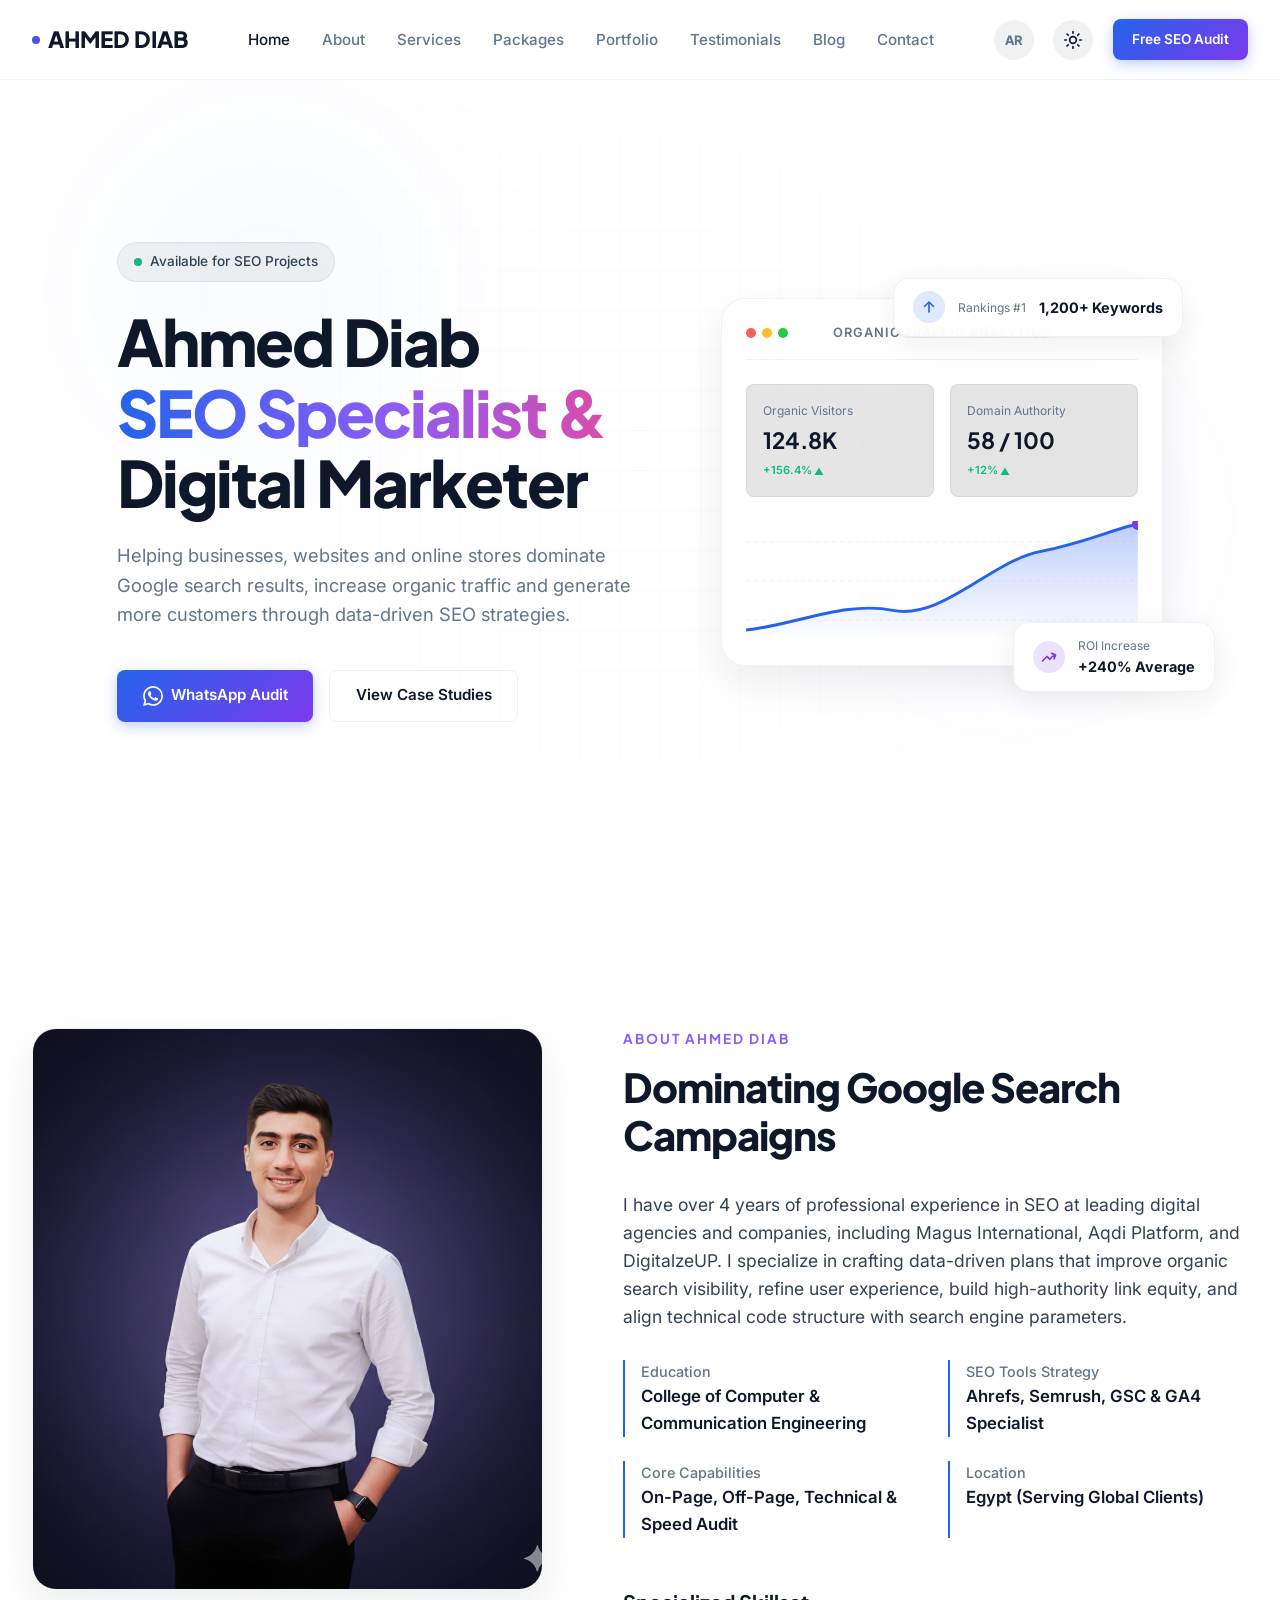
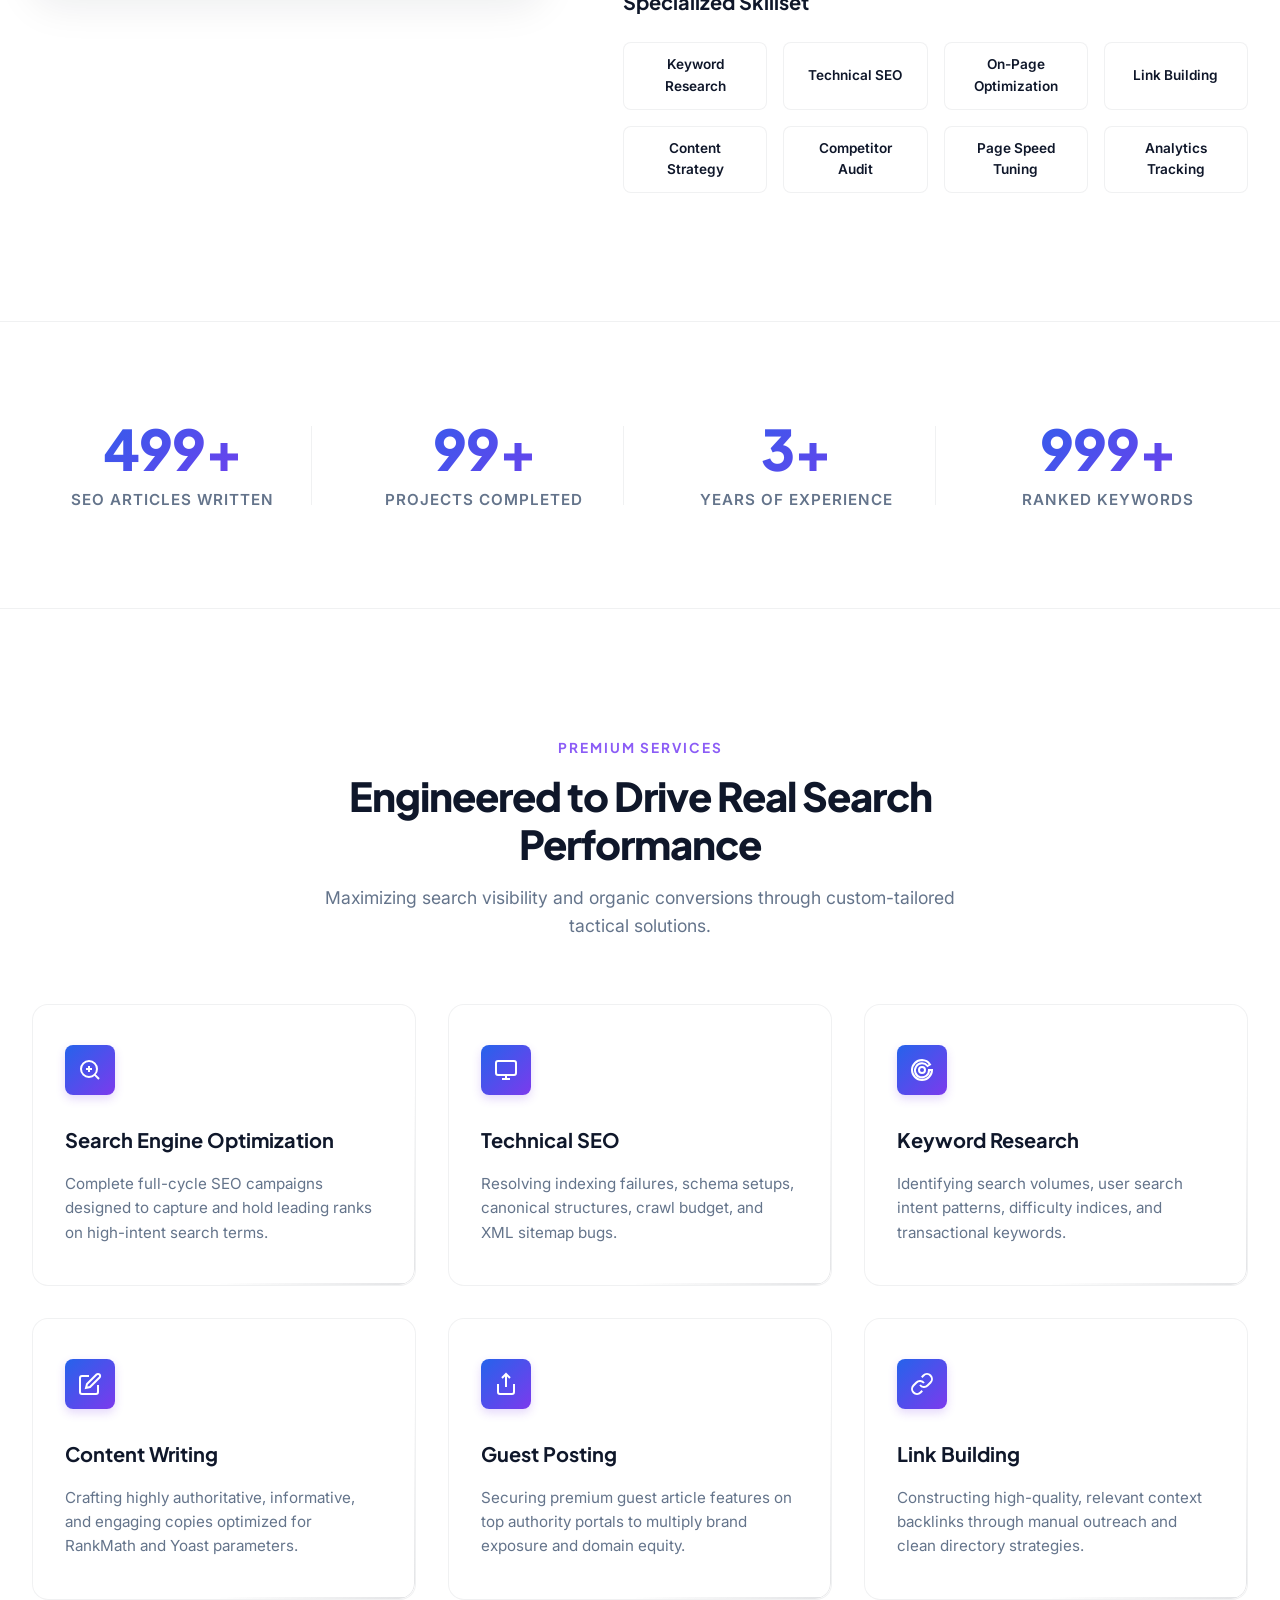
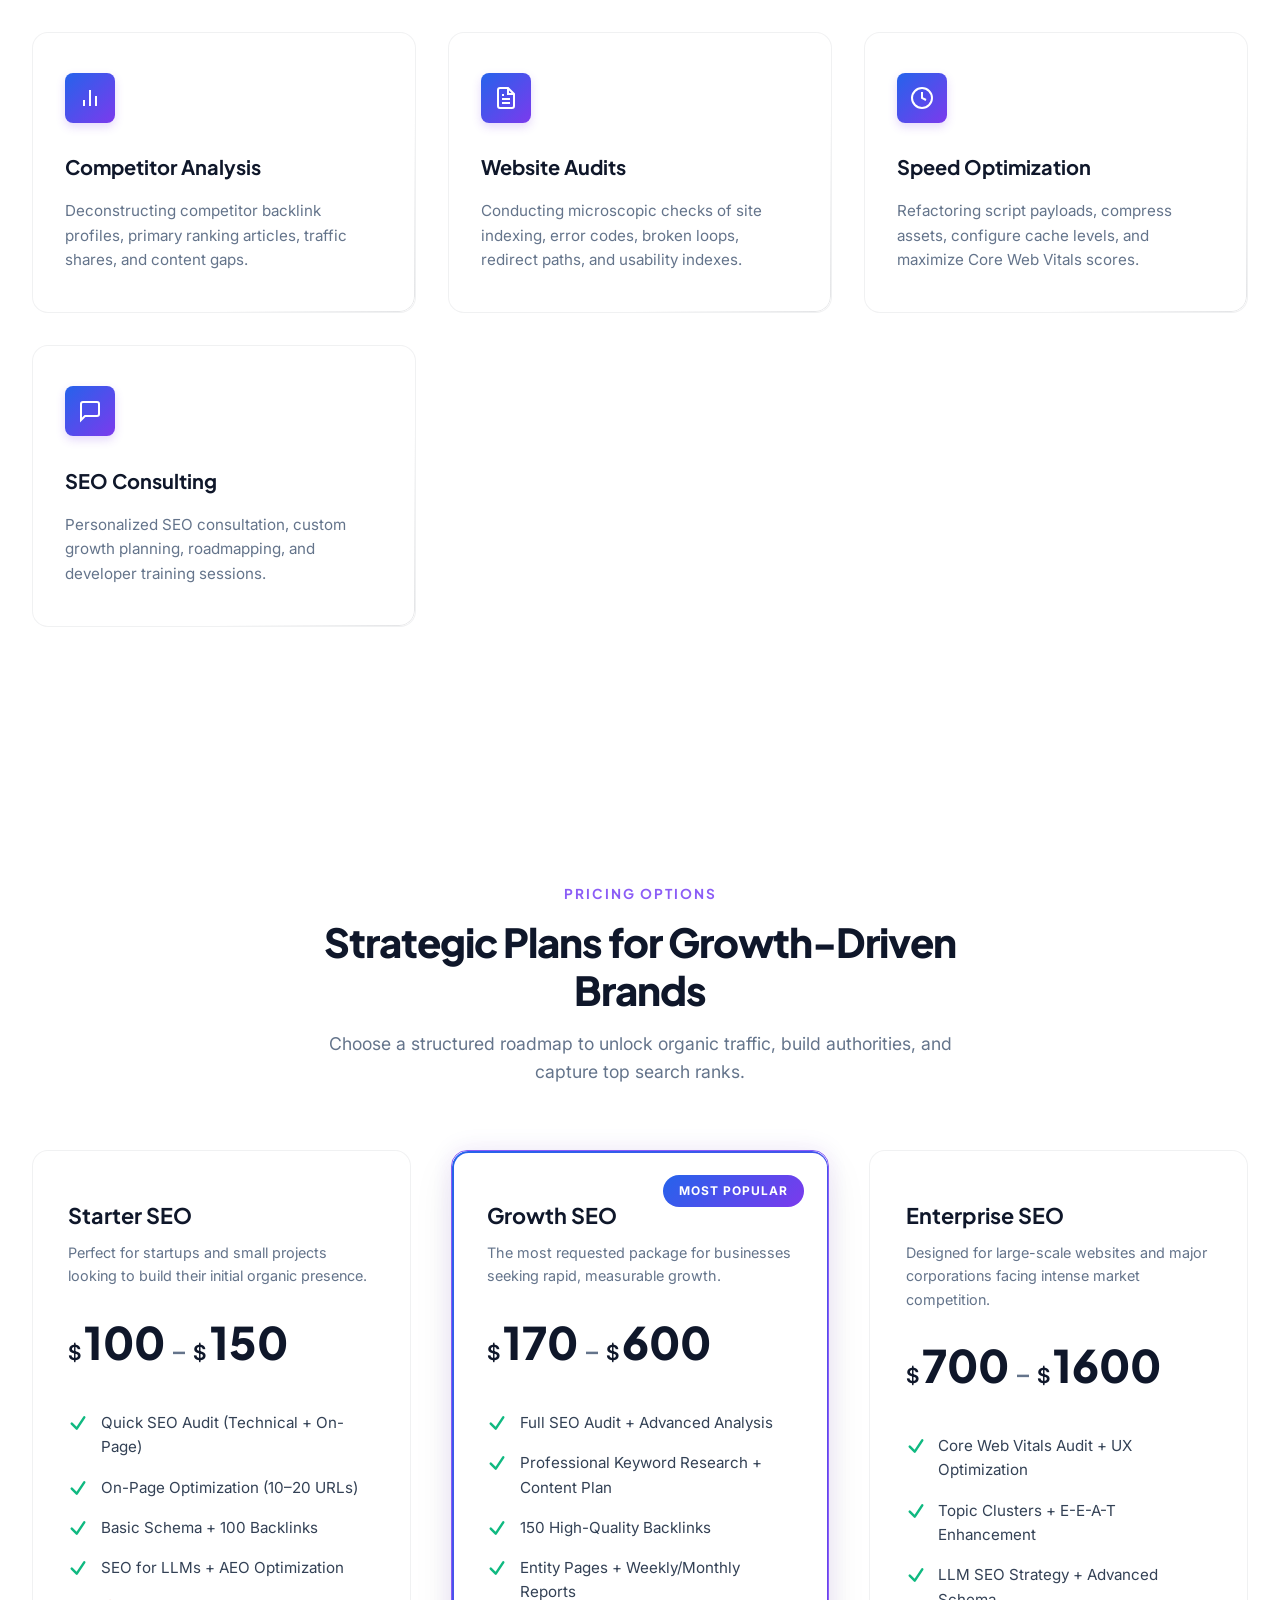
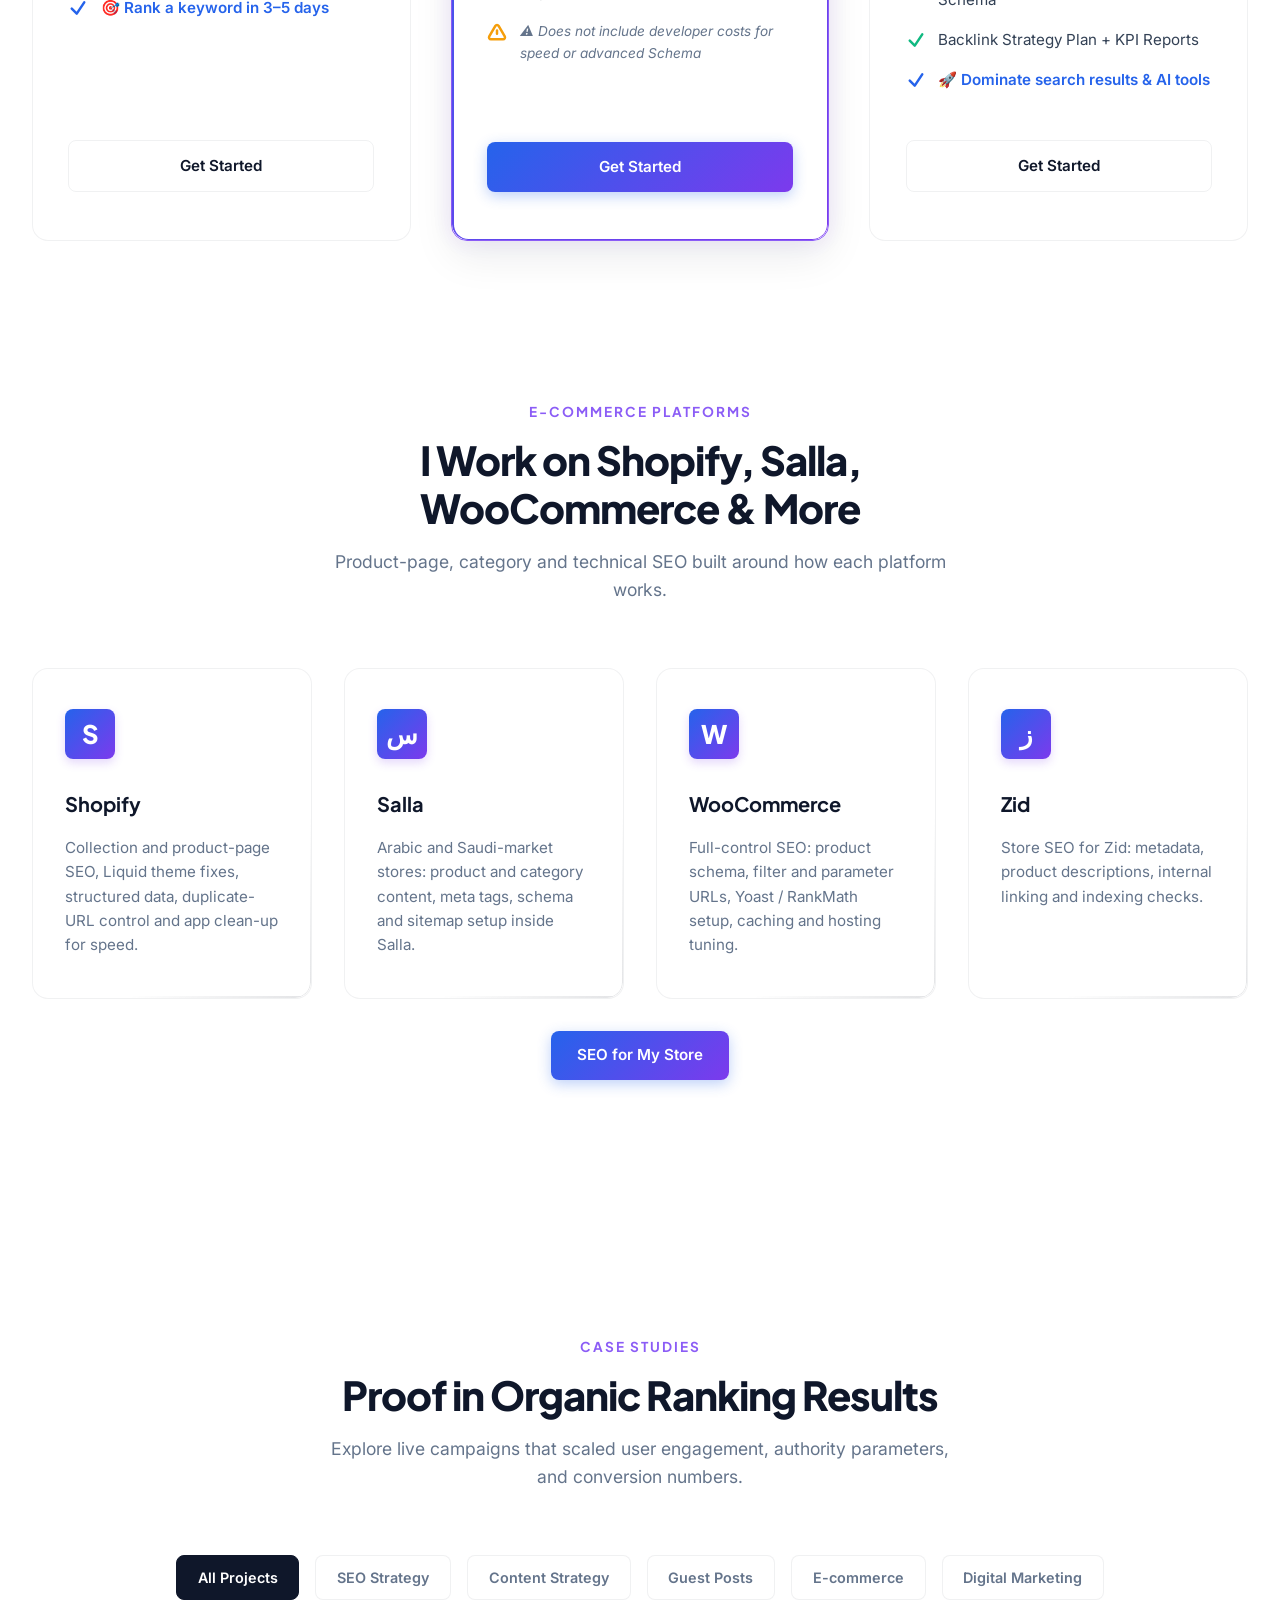
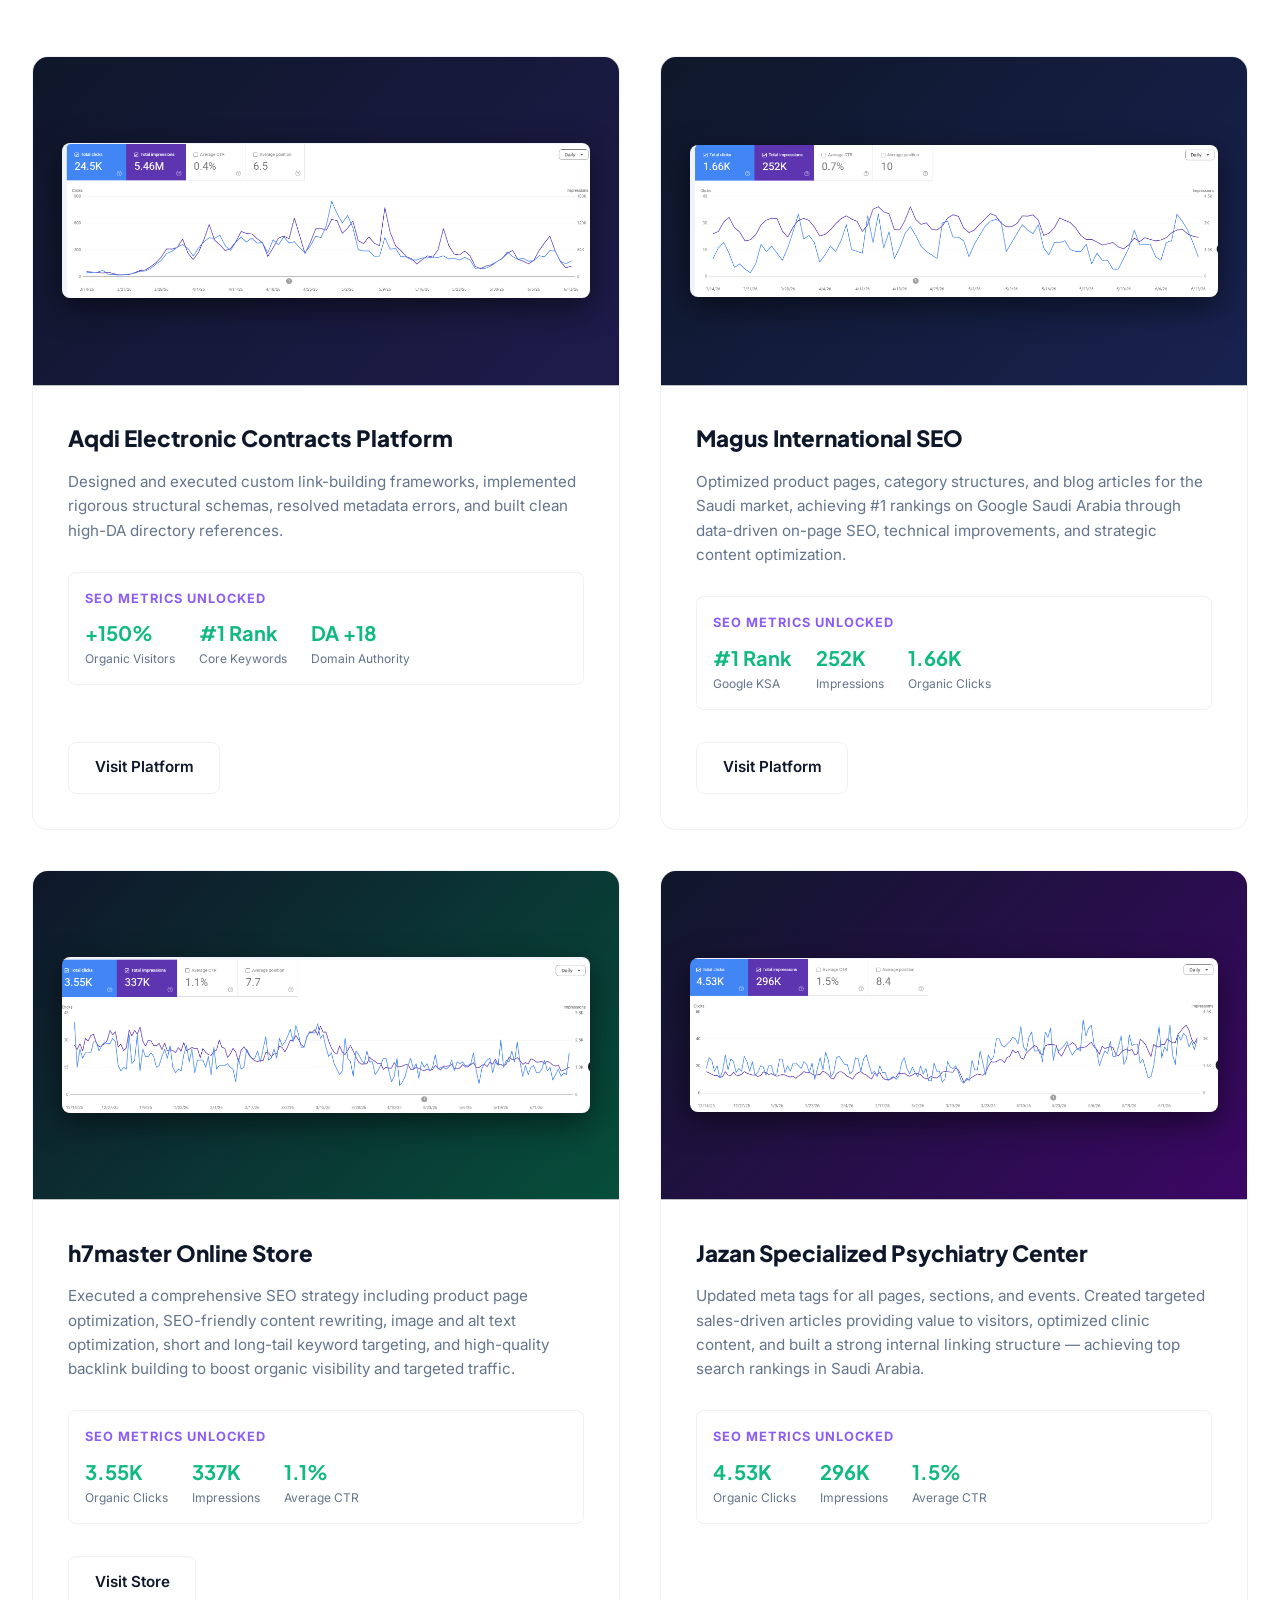
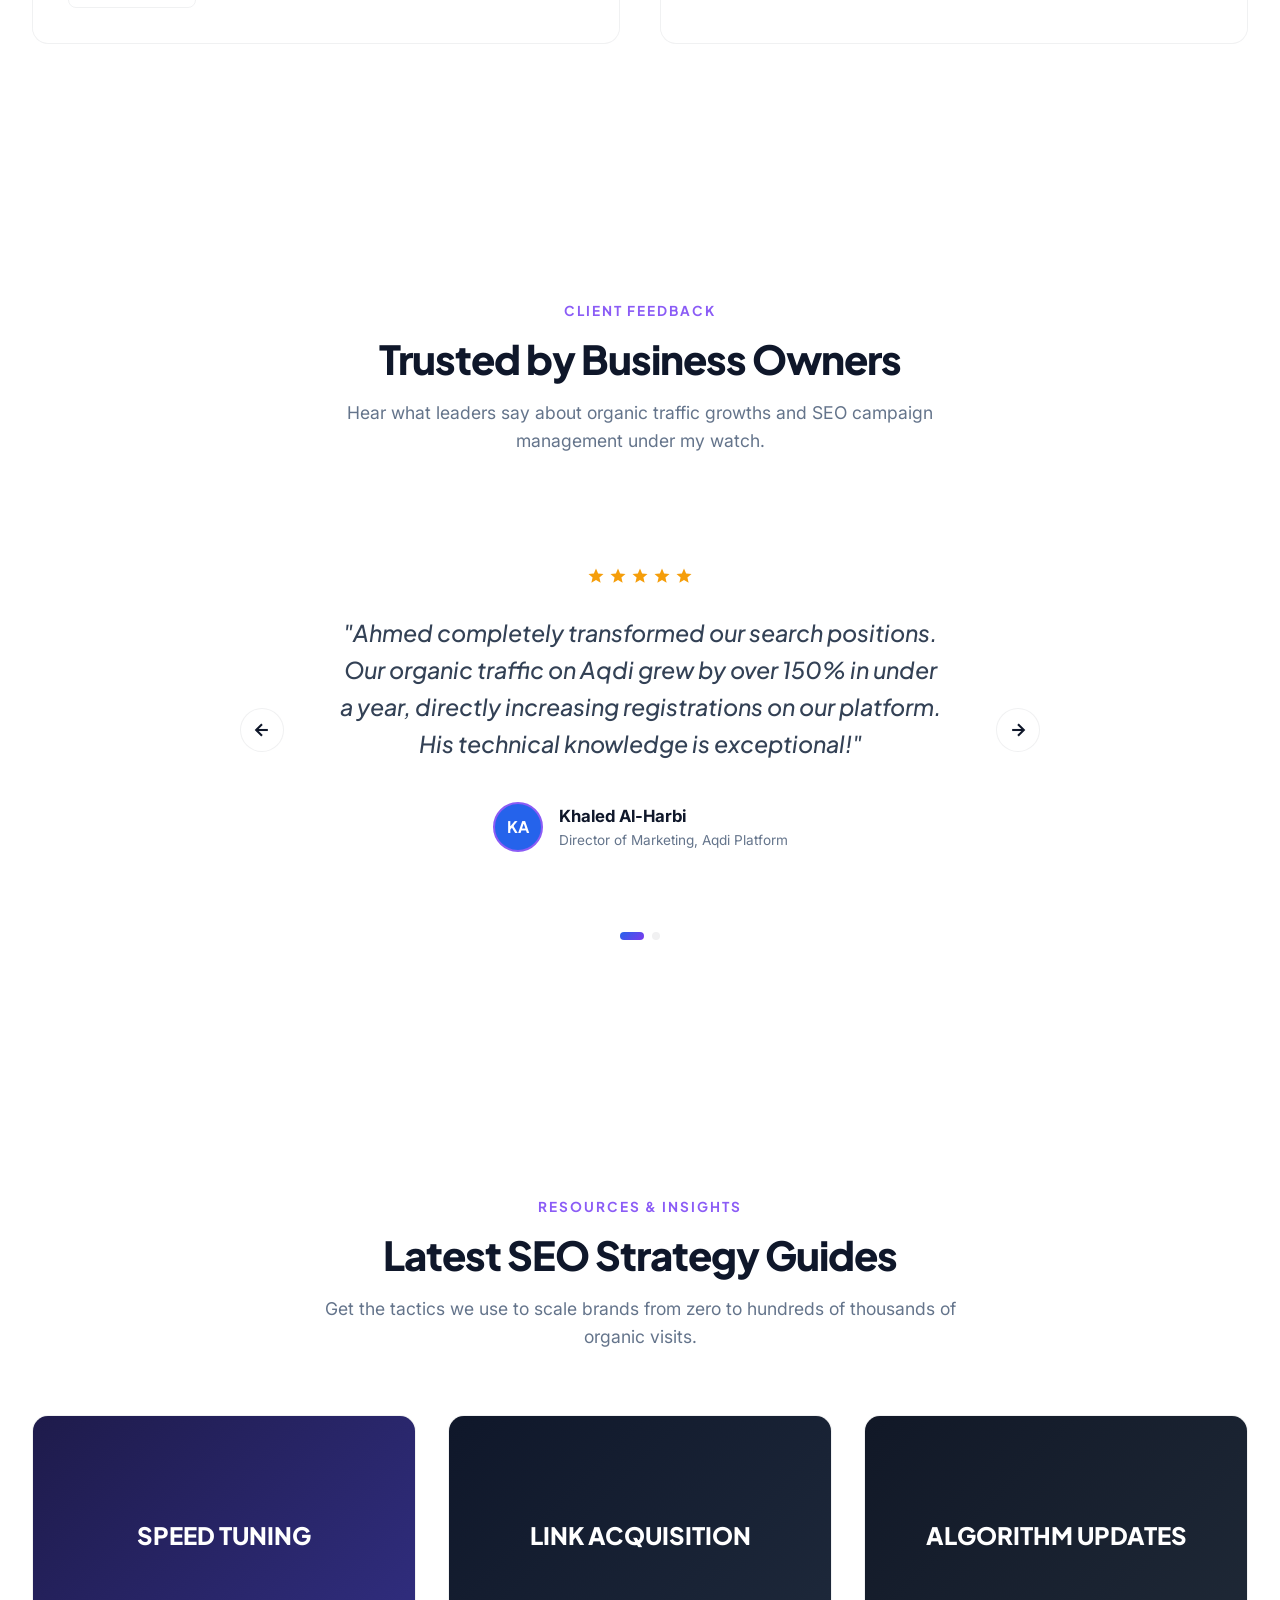
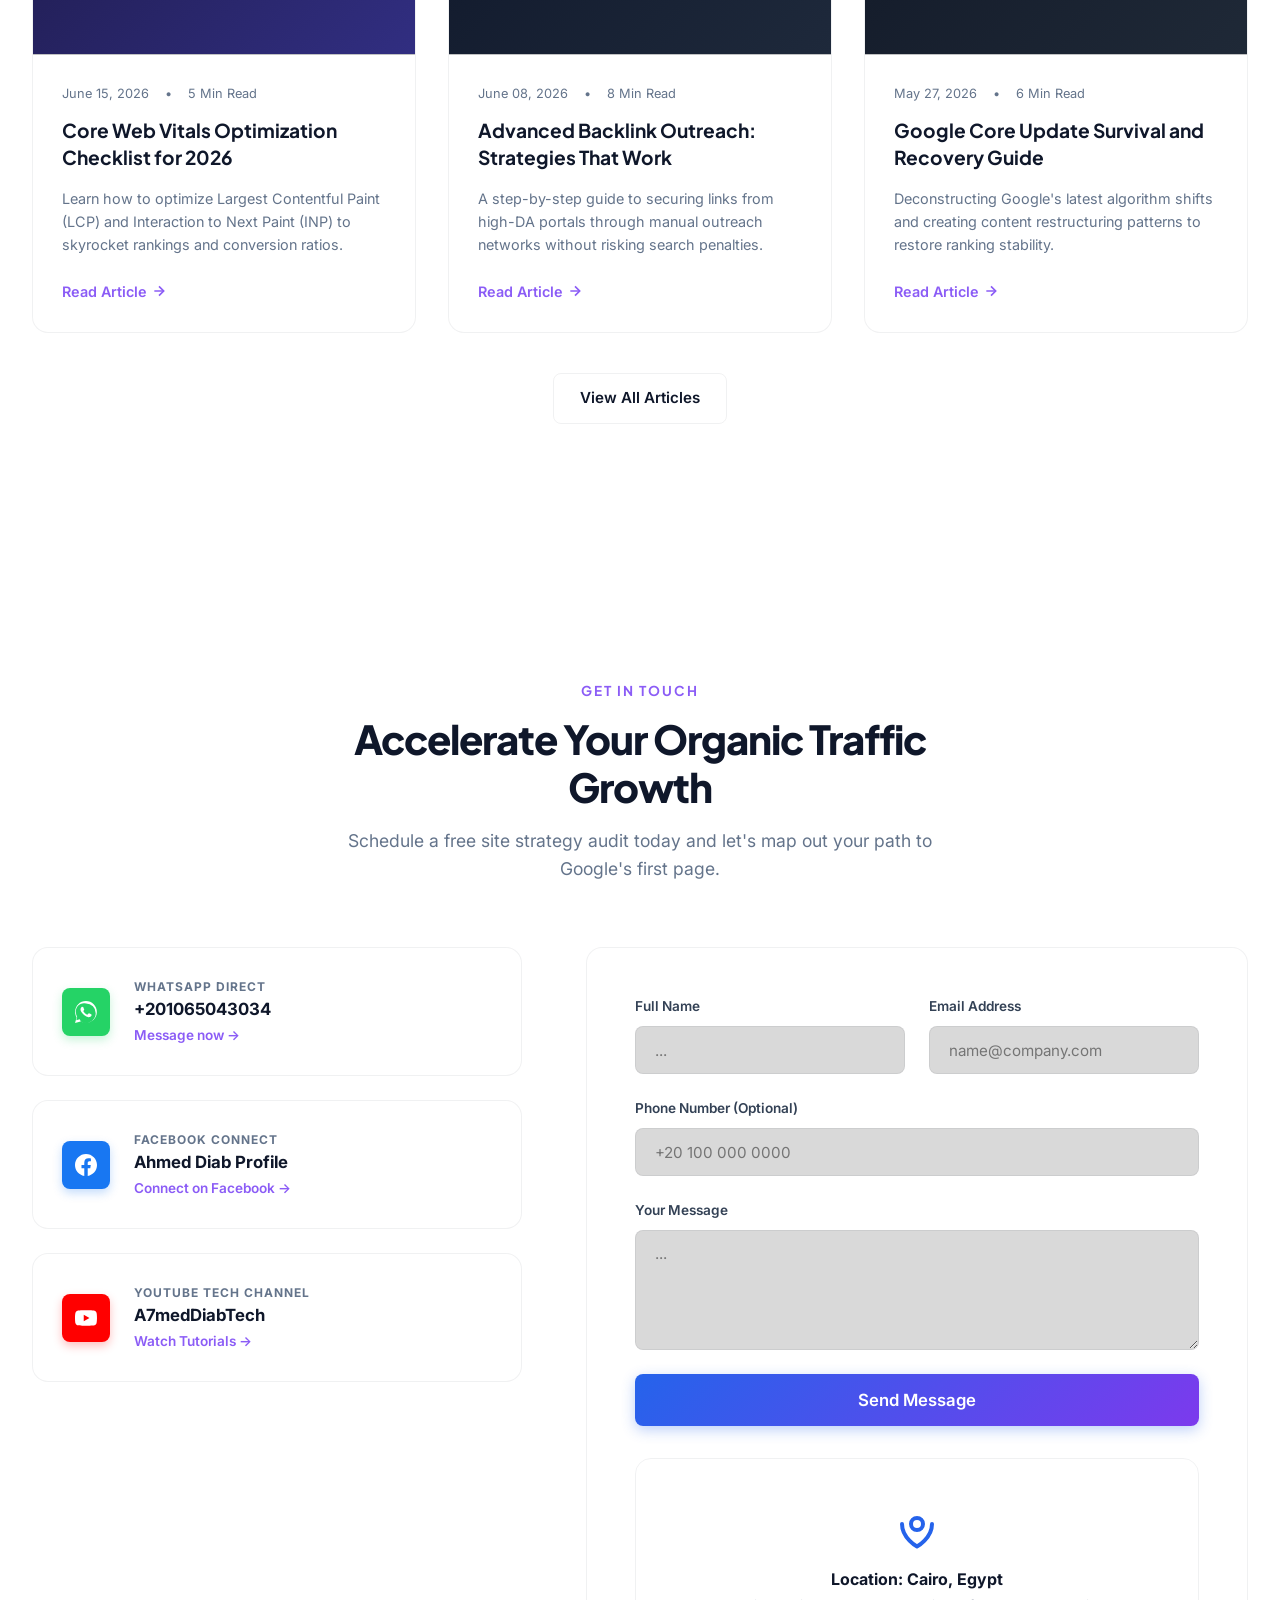
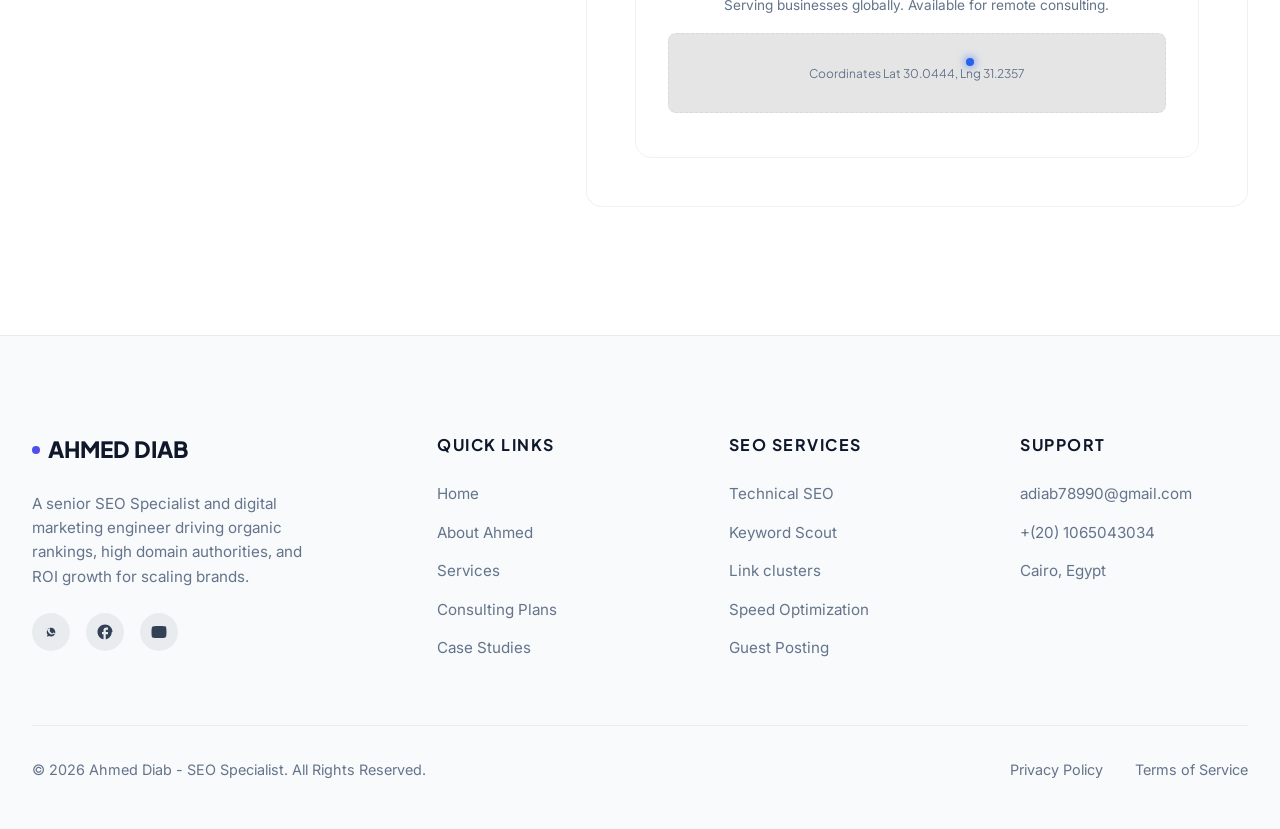
<file: index.html>
<!DOCTYPE html>
<html lang="en" data-theme="dark" dir="ltr">
<head>
    <meta charset="UTF-8">
    <meta name="viewport" content="width=device-width, initial-scale=1.0">
    
    <!-- Title & SEO Metadata (Dynamic in JS, initialized here for fallback) -->
    <title>Ahmed Diab | SEO Specialist & Digital Marketing Expert</title>
    <meta name="description" content="Dominate Google rankings, drive organic traffic, and accelerate revenue with Ahmed Diab, a premier SEO specialist and content strategist with 4+ years of experience.">
    <meta name="keywords" content="أحمد دياب, Ahmed Diab, SEO Specialist, Digital Marketing Expert, Link Building, Technical SEO, Keyword Research, Content Strategy, Page Speed Optimization, سيو, أخصائي سيو, خبير سيو">
    <meta name="author" content="Ahmed Diab">
    <link rel="canonical" href="https://ahmed-diab-seo.vercel.app/">
    
    <!-- Open Graph / Facebook -->
    <meta property="og:type" content="website">
    <meta property="og:url" content="https://ahmed-diab-seo.vercel.app/">
    <meta property="og:title" content="Ahmed Diab | SEO Specialist & Digital Marketing Expert">
    <meta property="og:description" content="Helping businesses dominate Google search results, increase organic traffic, and generate more customers through data-driven SEO strategies.">
    <meta property="og:image" content="https://ahmed-diab-seo.vercel.app/assets/images/ahmed-diab.jpg">
    
    <!-- Twitter -->
    <meta property="twitter:card" content="summary_large_image">
    <meta property="twitter:url" content="https://ahmed-diab-seo.vercel.app/">
    <meta property="twitter:title" content="Ahmed Diab | SEO Specialist & Digital Marketing Expert">
    <meta property="twitter:description" content="Helping businesses dominate Google search results, increase organic traffic, and generate more customers through data-driven SEO strategies.">
    <meta property="twitter:image" content="https://ahmed-diab-seo.vercel.app/assets/images/ahmed-diab.jpg">
    
    <!-- Favicon & Stylesheet -->
    <link rel="icon" type="image/svg+xml" href="data:image/svg+xml,<svg xmlns=%22http://www.w3.org/2000/svg%22 viewBox=%220 0 100 100%22><text y=%22.9em%22 font-size=%2290%22>⚡</text></svg>">
    <link rel="stylesheet" href="style.css">
    
    <!-- JSON-LD Structured Data Schema -->
    <script type="application/ld+json">
    {
        "@context": "https://schema.org",
        "@graph": [
            {
                "@type": "Person",
                "@id": "https://ahmed-diab-seo.vercel.app/#person",
                "name": "Ahmed Diab",
                "alternateName": "أحمد دياب",
                "jobTitle": "SEO Specialist & Digital Marketing Expert",
                "telephone": "+201065043034",
                "email": "adiab78990@gmail.com",
                "url": "https://ahmed-diab-seo.vercel.app/",
                "image": "https://ahmed-diab-seo.vercel.app/assets/images/ahmed-diab.jpg",
                "address": {
                    "@type": "PostalAddress",
                    "addressCountry": "Egypt"
                },
                "sameAs": [
                    "https://www.facebook.com/ahmedm.diab.50/",
                    "https://www.youtube.com/@A7medDiabTech"
                ],
                "alumniOf": {
                    "@type": "EducationalOrganization",
                    "name": "College of Computer and Communication Engineering"
                }
            },
            {
                "@type": "Organization",
                "@id": "https://ahmed-diab-seo.vercel.app/#organization",
                "name": "Ahmed Diab SEO Services",
                "url": "https://ahmed-diab-seo.vercel.app/",
                "logo": "https://ahmed-diab-seo.vercel.app/assets/images/ahmed-diab.jpg",
                "contactPoint": {
                    "@type": "ContactPoint",
                    "telephone": "+201065043034",
                    "contactType": "consulting",
                    "availableLanguage": ["English", "Arabic"]
                }
            },
            {
                "@type": "BreadcrumbList",
                "@id": "https://ahmed-diab-seo.vercel.app/#breadcrumb",
                "itemListElement": [
                    {
                        "@type": "ListItem",
                        "position": 1,
                        "name": "Home",
                        "item": "https://ahmed-diab-seo.vercel.app/"
                    }
                ]
            }
        ]
    }
    </script>
</head>
<body>

    <!-- ==========================================================================
       LOADING SCREEN
       ========================================================================== -->
    <div class="loading-screen" id="loadingScreen">
        <div class="loading-spinner"></div>
        <div style="font-family: var(--font-display); font-weight: 700; letter-spacing: 1px;">
            <span class="lang-en">OPTIMIZING ENVIRONMENT...</span>
            <span class="lang-ar">تهيئة النظام وتحسين البيئة...</span>
        </div>
    </div>

    <!-- ==========================================================================
       NAVIGATION MENU
       ========================================================================== -->
    <header class="navbar" id="navbar">
        <div class="container">
            <a href="#home" class="logo">
                <span class="logo-dot"></span> 
                <span class="lang-en">AHMED DIAB</span>
                <span class="lang-ar">أحمد دياب</span>
            </a>
            
            <nav>
                <ul class="nav-menu" id="navMenu">
                    <li>
                        <a href="#home" class="nav-link active">
                            <span class="lang-en">Home</span>
                            <span class="lang-ar">الرئيسية</span>
                        </a>
                    </li>
                    <li>
                        <a href="#about" class="nav-link">
                            <span class="lang-en">About</span>
                            <span class="lang-ar">من أنا</span>
                        </a>
                    </li>
                    <li>
                        <a href="#services" class="nav-link">
                            <span class="lang-en">Services</span>
                            <span class="lang-ar">الخدمات</span>
                        </a>
                    </li>
                    <li>
                        <a href="#packages" class="nav-link">
                            <span class="lang-en">Packages</span>
                            <span class="lang-ar">الباقات</span>
                        </a>
                    </li>
                    <li>
                        <a href="#portfolio" class="nav-link">
                            <span class="lang-en">Portfolio</span>
                            <span class="lang-ar">أعمالنا</span>
                        </a>
                    </li>
                    <li>
                        <a href="#testimonials" class="nav-link">
                            <span class="lang-en">Testimonials</span>
                            <span class="lang-ar">آراء العملاء</span>
                        </a>
                    </li>
                    <li>
                        <a href="blog.html" class="nav-link">
                            <span class="lang-en">Blog</span>
                            <span class="lang-ar">المدونة</span>
                        </a>
                    </li>
                    <li>
                        <a href="#contact" class="nav-link">
                            <span class="lang-en">Contact</span>
                            <span class="lang-ar">اتصل بنا</span>
                        </a>
                    </li>
                </ul>
            </nav>
            
            <div class="nav-actions">
                <!-- Language Toggler Button -->
                <button class="lang-toggle-btn" id="langToggle" aria-label="Toggle Language">
                    <span class="lang-en">AR</span>
                    <span class="lang-ar">EN</span>
                </button>

                <!-- Theme Toggle -->
                <button class="theme-toggle" id="themeToggle" aria-label="Toggle Theme">
                    <!-- Sun Icon -->
                    <svg class="sun-icon" xmlns="http://www.w3.org/2000/svg" viewBox="0 0 24 24" fill="none" stroke="currentColor" stroke-width="2" stroke-linecap="round" stroke-linejoin="round">
                        <circle cx="12" cy="12" r="4"></circle>
                        <path d="M12 2v2"></path>
                        <path d="M12 20v2"></path>
                        <path d="M4.93 4.93l1.41 1.41"></path>
                        <path d="M17.66 17.66l1.41 1.41"></path>
                        <path d="M2 12h2"></path>
                        <path d="M20 12h2"></path>
                        <path d="M6.34 17.66l-1.41 1.41"></path>
                        <path d="M19.07 4.93l-1.41 1.41"></path>
                    </svg>
                    <!-- Moon Icon -->
                    <svg class="moon-icon" xmlns="http://www.w3.org/2000/svg" viewBox="0 0 24 24" fill="none" stroke="currentColor" stroke-width="2" stroke-linecap="round" stroke-linejoin="round">
                        <path d="M12 3a6 6 0 0 0 9 9 9 9 0 1 1-9-9Z"></path>
                    </svg>
                </button>
                
                <a href="https://wa.me/201065043034" class="btn btn-primary" style="padding: 0.6rem 1.2rem; font-size: 0.85rem;">
                    <span class="lang-en">Free SEO Audit</span>
                    <span class="lang-ar">فحص سيو مجاني</span>
                </a>
                
                <button class="hamburger" id="hamburger" aria-label="Toggle Menu">
                    <span></span>
                    <span></span>
                    <span></span>
                </button>
            </div>
        </div>
    </header>

    <!-- ==========================================================================
       HERO SECTION
       ========================================================================== -->
    <section class="hero" id="home">
        <div class="grid-bg-overlay"></div>
        <div class="glow-orb glow-orb-primary"></div>
        <div class="glow-orb glow-orb-secondary"></div>
        
        <div class="container">
            <div class="hero-grid">
                <div class="hero-content reveal">
                    <div class="hero-badge">
                        <span class="hero-badge-pulse"></span> 
                        <span class="lang-en">Available for SEO Projects</span>
                        <span class="lang-ar">متاح لقبول مشاريع سيو جديدة</span>
                    </div>
                    <h1 class="hero-title">
                        <span class="lang-en">Ahmed Diab</span>
                        <span class="lang-ar">أحمد دياب</span>
                        <span class="gradient-text">
                            <span class="lang-en">SEO Specialist &</span>
                            <span class="lang-ar">خبير سيو و</span>
                        </span>
                        <span>
                            <span class="lang-en">Digital Marketer</span>
                            <span class="lang-ar">مسوق رقمي محترف</span>
                        </span>
                    </h1>
                    <p class="hero-subtitle">
                        <span class="lang-en">Helping businesses, websites and online stores dominate Google search results, increase organic traffic and generate more customers through data-driven SEO strategies.</span>
                        <span class="lang-ar">مساعدة الشركات، المواقع، والمتاجر الإلكترونية في تصدر نتائج بحث جوجل، زيادة الزوار، ومضاعفة المبيعات من خلال استراتيجيات سيو مدروسة ومبنية على البيانات.</span>
                    </p>
                    <div class="hero-buttons">
                        <a href="https://wa.me/201065043034" class="btn btn-primary">
                            <!-- WhatsApp SVG -->
                            <svg style="width: 20px; height: 20px;" fill="currentColor" viewBox="0 0 24 24" xmlns="http://www.w3.org/2000/svg">
                                <path d="M17.472 14.382c-.297-.149-1.758-.867-2.03-.967-.273-.099-.471-.148-.67.15-.197.297-.767.966-.94 1.164-.173.199-.347.223-.644.075-.297-.15-1.255-.463-2.39-1.475-.883-.788-1.48-1.761-1.653-2.059-.173-.297-.018-.458.13-.606.134-.133.298-.347.446-.52.149-.174.198-.298.298-.497.099-.198.05-.371-.025-.52-.075-.149-.669-1.612-.916-2.207-.242-.579-.487-.5-.669-.51-.173-.008-.371-.01-.57-.01-.198 0-.52.074-.792.372-.272.297-1.04 1.016-1.04 2.479 0 1.462 1.065 2.875 1.213 3.074.149.198 2.096 3.2 5.077 4.487.709.306 1.262.489 1.694.625.712.227 1.36.195 1.871.118.571-.085 1.758-.719 2.006-1.413.248-.694.248-1.289.173-1.413-.074-.124-.272-.198-.57-.347m-5.421 7.403h-.004a9.87 9.87 0 01-5.031-1.378l-.361-.214-3.741.982.998-3.648-.235-.374a9.86 9.86 0 01-1.51-5.26c.001-5.45 4.436-9.884 9.888-9.884 2.64 0 5.122 1.03 6.988 2.898a9.825 9.825 0 012.893 6.994c-.003 5.45-4.437 9.884-9.885 9.884m8.413-18.297A11.815 11.815 0 0012.05 0C5.495 0 .16 5.335.157 11.892c0 2.096.547 4.142 1.588 5.945L0 24l6.335-1.662c1.746.953 3.71 1.455 5.703 1.456h.004c6.554 0 11.89-5.335 11.893-11.893a11.821 11.821 0 00-3.48-8.413z"></path>
                            </svg>
                            <span class="lang-en">WhatsApp Audit</span>
                            <span class="lang-ar">استشارة واتساب</span>
                        </a>
                        <a href="#portfolio" class="btn btn-secondary">
                            <span class="lang-en">View Case Studies</span>
                            <span class="lang-ar">عرض دراسات الحالة</span>
                        </a>
                    </div>
                </div>
                
                <div class="hero-visual reveal reveal-delay-2">
                    <div class="dashboard-mockup">
                        <div class="dashboard-header">
                            <div class="dashboard-window-dots">
                                <span class="dashboard-dot"></span>
                                <span class="dashboard-dot"></span>
                                <span class="dashboard-dot"></span>
                            </div>
                            <div class="dashboard-title">
                                <span class="lang-en">Organic Traffic Analytics</span>
                                <span class="lang-ar">تحليلات زيارات محرك البحث</span>
                            </div>
                            <div style="width: 42px;"></div>
                        </div>
                        
                        <div class="dashboard-grid">
                            <div class="dashboard-stat-card">
                                <div class="stat-label">
                                    <span class="lang-en">Organic Visitors</span>
                                    <span class="lang-ar">الزوار المستهدفين</span>
                                </div>
                                <div class="stat-val" id="mockVisitors">124.8K</div>
                                <div class="stat-growth">+156.4% <span style="font-size:0.6rem;">▲</span></div>
                            </div>
                            <div class="dashboard-stat-card">
                                <div class="stat-label">
                                    <span class="lang-en">Domain Authority</span>
                                    <span class="lang-ar">سلطة الدومين DA</span>
                                </div>
                                <div class="stat-val">58 / 100</div>
                                <div class="stat-growth">+12% <span style="font-size:0.6rem;">▲</span></div>
                            </div>
                        </div>
                        
                        <div class="dashboard-chart">
                            <svg viewBox="0 0 400 120" style="width: 100%; height: 100%;" fill="none" xmlns="http://www.w3.org/2000/svg">
                                <defs>
                                    <linearGradient id="chartGradient" x1="0" y1="0" x2="0" y2="1">
                                        <stop offset="0%" stop-color="var(--primary)" stop-opacity="0.3"></stop>
                                        <stop offset="100%" stop-color="var(--primary)" stop-opacity="0"></stop>
                                    </linearGradient>
                                </defs>
                                <line x1="0" y1="20" x2="400" y2="20" stroke="var(--border-color)" stroke-dasharray="4 4" stroke-width="1"></line>
                                <line x1="0" y1="60" x2="400" y2="60" stroke="var(--border-color)" stroke-dasharray="4 4" stroke-width="1"></line>
                                <line x1="0" y1="100" x2="400" y2="100" stroke="var(--border-color)" stroke-dasharray="4 4" stroke-width="1"></line>
                                
                                <path d="M 0 110 C 50 105, 100 80, 150 90 C 200 100, 250 40, 300 30 C 350 20, 380 5, 400 2 L 400 120 L 0 120 Z" fill="url(#chartGradient)"></path>
                                <path d="M 0 110 C 50 105, 100 80, 150 90 C 200 100, 250 40, 300 30 C 350 20, 380 5, 400 2" stroke="var(--primary)" stroke-width="3" stroke-linecap="round"></path>
                                
                                <circle cx="400" cy="2" r="6" fill="var(--secondary)"></circle>
                                <circle cx="400" cy="2" r="12" fill="var(--secondary)" fill-opacity="0.3" stroke="var(--secondary)" stroke-width="1">
                                    <animate attributeName="r" values="6;18;6" dur="2s" repeatCount="indefinite"></animate>
                                    <animate attributeName="opacity" values="0.8;0;0.8" dur="2s" repeatCount="indefinite"></animate>
                                </circle>
                            </svg>
                        </div>
                    </div>
                    
                    <!-- Floating Metric badges -->
                    <div class="floating-metric floating-metric-1">
                        <div class="floating-metric-icon">
                            <svg style="width: 16px; height: 16px;" fill="none" stroke="currentColor" stroke-width="2.5" viewBox="0 0 24 24" xmlns="http://www.w3.org/2000/svg">
                                <path stroke-linecap="round" stroke-linejoin="round" d="M12 19.5v-15m0 0l-6.75 6.75M12 4.5l6.75 6.75"></path>
                            </svg>
                        </div>
                        <div class="floating-metric-info">
                            <span class="floating-metric-title">
                                <span class="lang-en">Rankings #1</span>
                                <span class="lang-ar">ترتيب النتيجة الأولى</span>
                            </div>
                            <span class="floating-metric-val">1,200+ Keywords</span>
                        </div>
                    </div>
                    
                    <div class="floating-metric floating-metric-2">
                        <div class="floating-metric-icon" style="background-color:rgba(124,58,237,0.15); color:var(--secondary);">
                            <svg style="width: 16px; height: 16px;" fill="none" stroke="currentColor" stroke-width="2.5" viewBox="0 0 24 24" xmlns="http://www.w3.org/2000/svg">
                                <path stroke-linecap="round" stroke-linejoin="round" d="M2.25 18L9 11.25l4.306 4.307a11.95 11.95 0 015.814-5.519l2.74-1.22m0 0l-5.94-2.28m5.94 2.28l-2.28 5.941"></path>
                            </svg>
                        </div>
                        <div class="floating-metric-info">
                            <span class="floating-metric-title">
                                <span class="lang-en">ROI Increase</span>
                                <span class="lang-ar">زيادة عائد الاستثمار</span>
                            </span>
                            <span class="floating-metric-val">
                                <span class="lang-en">+240% Average</span>
                                <span class="lang-ar">بمتوسط +240%</span>
                            </span>
                        </div>
                    </div>
                </div>
            </div>
        </div>
    </section>

    <!-- ==========================================================================
       ABOUT SECTION
       ========================================================================== -->
    <section class="about" id="about">
        <div class="container">
            <div class="about-grid">
                <div class="about-visual reveal">
                    <div class="about-image-wrapper">
                        <!-- Loaded local portrait of Ahmed Diab (now updated with the actual user portrait) -->
                        <img src="assets/images/ahmed-diab.jpg" alt="Ahmed Diab Portrait" class="about-img">
                    </div>
                </div>
                
                <div class="about-info reveal reveal-delay-1">
                    <div class="about-content-header">
                        <span class="section-tag">
                            <span class="lang-en">About Ahmed Diab</span>
                            <span class="lang-ar">من هو أحمد دياب</span>
                        </span>
                        <h2 class="section-title">
                            <span class="lang-en">Dominating Google Search Campaigns</span>
                            <span class="lang-ar">تصدر نتائج البحث في جوجل وتصدر النتائج</span>
                        </h2>
                    </div>
                    <p class="about-bio">
                        <span class="lang-en">I have over 4 years of professional experience in SEO at leading digital agencies and companies, including Magus International, Aqdi Platform, and DigitalzeUP. I specialize in crafting data-driven plans that improve organic search visibility, refine user experience, build high-authority link equity, and align technical code structure with search engine parameters.</span>
                        <span class="lang-ar">لدي أكثر من 4 سنوات من الخبرة المهنية في تحسين محركات البحث (SEO) لدى كبرى شركات التسويق الرقمي مثل منصة عقدي وشركة ماجوس الدولية وشركة ديجيتال زي أب. أتميز بوضع خطط تسويقية مبنية على البيانات تضمن ظهور موقعك في الصفحة الأولى، وتحسين تجربة المستخدم، وبناء روابط خلفية قوية (Backlinks)، وحل كافة المشاكل البرمجية والتقنية للسيو لزيادة المبيعات والزوار.</span>
                    </p>
                    
                    <div class="about-stats">
                        <div class="about-stat-item">
                            <span class="about-stat-label">
                                <span class="lang-en">Education</span>
                                <span class="lang-ar">التعليم</span>
                            </span>
                            <span class="about-stat-desc">
                                <span class="lang-en">College of Computer & Communication Engineering</span>
                                <span class="lang-ar">كلية هندسة الحاسبات والاتصالات</span>
                            </span>
                        </div>
                        <div class="about-stat-item">
                            <span class="about-stat-label">
                                <span class="lang-en">SEO Tools Strategy</span>
                                <span class="lang-ar">استراتيجية أدوات السيو</span>
                            </span>
                            <span class="about-stat-desc">
                                <span class="lang-en">Ahrefs, Semrush, GSC & GA4 Specialist</span>
                                <span class="lang-ar">خبير أدوات Ahrefs, Semrush, Search Console & GA4</span>
                            </span>
                        </div>
                        <div class="about-stat-item">
                            <span class="about-stat-label">
                                <span class="lang-en">Core Capabilities</span>
                                <span class="lang-ar">القدرات الأساسية</span>
                            </span>
                            <span class="about-stat-desc">
                                <span class="lang-en">On-Page, Off-Page, Technical & Speed Audit</span>
                                <span class="lang-ar">سيو داخلي، خارجي، تهيئة تقنية وتسريع المواقع</span>
                            </span>
                        </div>
                        <div class="about-stat-item">
                            <span class="about-stat-label">
                                <span class="lang-en">Location</span>
                                <span class="lang-ar">المقر الجغرافي</span>
                            </span>
                            <span class="about-stat-desc">
                                <span class="lang-en">Egypt (Serving Global Clients)</span>
                                <span class="lang-ar">مصر (نخدم عملاء من جميع أنحاء العالم)</span>
                            </span>
                        </div>
                    </div>
                    
                    <div class="skills-container">
                        <h3 class="skills-title">
                            <span class="lang-en">Specialized Skillset</span>
                            <span class="lang-ar">المهارات والخبرات الخاصة</span>
                        </h3>
                        <div class="skills-grid">
                            <span class="skill-tag">Keyword Research</span>
                            <span class="skill-tag">Technical SEO</span>
                            <span class="skill-tag">On-Page Optimization</span>
                            <span class="skill-tag">Link Building</span>
                            <span class="skill-tag">Content Strategy</span>
                            <span class="skill-tag">Competitor Audit</span>
                            <span class="skill-tag">Page Speed Tuning</span>
                            <span class="skill-tag">Analytics Tracking</span>
                        </div>
                    </div>
                </div>
            </div>
        </div>
    </section>

    <!-- ==========================================================================
       ACHIEVEMENTS / COUNTER SECTION
       ========================================================================== -->
    <section class="achievements" id="achievements">
        <div class="container">
            <div class="counters-grid">
                <div class="counter-card reveal">
                    <div class="counter-num" data-target="500">0</div>
                    <div class="counter-label">
                        <span class="lang-en">SEO Articles Written</span>
                        <span class="lang-ar">مقالة متوافقة مع السيو</span>
                    </div>
                </div>
                
                <div class="counter-card reveal reveal-delay-1">
                    <div class="counter-num" data-target="100">0</div>
                    <div class="counter-label">
                        <span class="lang-en">Projects Completed</span>
                        <span class="lang-ar">مشروع تم إنجازه</span>
                    </div>
                </div>
                
                <div class="counter-card reveal reveal-delay-2">
                    <div class="counter-num" data-target="4">0</div>
                    <div class="counter-label">
                        <span class="lang-en">Years of Experience</span>
                        <span class="lang-ar">سنوات خبرة في السيو</span>
                    </div>
                </div>
                
                <div class="counter-card reveal reveal-delay-3">
                    <div class="counter-num" data-target="1000">0</div>
                    <div class="counter-label">
                        <span class="lang-en">Ranked Keywords</span>
                        <span class="lang-ar">كلمات متصدرة بجوجل</span>
                    </div>
                </div>
            </div>
        </div>
    </section>

    <!-- ==========================================================================
       SERVICES SECTION
       ========================================================================== -->
    <section class="services" id="services">
        <div class="container">
            <div class="section-header reveal">
                <span class="section-tag">
                    <span class="lang-en">Premium Services</span>
                    <span class="lang-ar">خدماتنا الاحترافية</span>
                </span>
                <h2 class="section-title">
                    <span class="lang-en">Engineered to Drive Real Search Performance</span>
                    <span class="lang-ar">حلول سيو متكاملة لزيادة زوار موقعك وعملائك</span>
                </h2>
                <p class="section-desc">
                    <span class="lang-en">Maximizing search visibility and organic conversions through custom-tailored tactical solutions.</span>
                    <span class="lang-ar">نعمل على مضاعفة ظهورك ببحث جوجل وزيادة المبيعات من خلال حلول وخطط عمل مخصصة.</span>
                </p>
            </div>
            
            <div class="services-grid">
                <!-- Service 1: SEO -->
                <div class="service-card glass-card reveal">
                    <div class="service-icon-wrapper">
                        <svg viewBox="0 0 24 24" fill="none" stroke="currentColor" stroke-width="2">
                            <circle cx="11" cy="11" r="8"></circle>
                            <line x1="21" y1="21" x2="16.65" y2="16.65"></line>
                            <line x1="11" y1="8" x2="11" y2="14"></line>
                            <line x1="8" y1="11" x2="14" y2="11"></line>
                        </svg>
                    </div>
                    <h3 class="service-title">
                        <span class="lang-en">Search Engine Optimization</span>
                        <span class="lang-ar">تحسين محركات البحث (SEO)</span>
                    </h3>
                    <p class="service-desc">
                        <span class="lang-en">Complete full-cycle SEO campaigns designed to capture and hold leading ranks on high-intent search terms.</span>
                        <span class="lang-ar">حملات سيو متكاملة تضمن لموقعك أو متجرك صدارة نتائج البحث وجذب عملاء مستهدفين مستعدين لشراء خدماتك.</span>
                    </p>
                </div>
                
                <!-- Service 2: Technical SEO -->
                <div class="service-card glass-card reveal reveal-delay-1">
                    <div class="service-icon-wrapper">
                        <svg viewBox="0 0 24 24" fill="none" stroke="currentColor" stroke-width="2">
                            <rect x="2" y="3" width="20" height="14" rx="2" ry="2"></rect>
                            <line x1="8" y1="21" x2="16" y2="21"></line>
                            <line x1="12" y1="17" x2="12" y2="21"></line>
                        </svg>
                    </div>
                    <h3 class="service-title">
                        <span class="lang-en">Technical SEO</span>
                        <span class="lang-ar">السيو التقني البرمجي</span>
                    </h3>
                    <p class="service-desc">
                        <span class="lang-en">Resolving indexing failures, schema setups, canonical structures, crawl budget, and XML sitemap bugs.</span>
                        <span class="lang-ar">حل مشاكل الأرشفة، تهيئة الهيكلية البرمجية للموقع، إعداد ملفات sitemaps وrobots.txt، وتحسين عمليات الزحف.</span>
                    </p>
                </div>
                
                <!-- Service 3: Keyword Research -->
                <div class="service-card glass-card reveal reveal-delay-2">
                    <div class="service-icon-wrapper">
                        <svg viewBox="0 0 24 24" fill="none" stroke="currentColor" stroke-width="2">
                            <path d="M12 2a10 10 0 0 1 8 4.5l-2.5 1.5A7 7 0 1 0 19 12h3a10 10 0 1 1-10-10z"></path>
                            <circle cx="12" cy="12" r="3"></circle>
                        </svg>
                    </div>
                    <h3 class="service-title">
                        <span class="lang-en">Keyword Research</span>
                        <span class="lang-ar">البحث عن الكلمات المفتاحية</span>
                    </h3>
                    <p class="service-desc">
                        <span class="lang-en">Identifying search volumes, user search intent patterns, difficulty indices, and transactional keywords.</span>
                        <span class="lang-ar">دراسة واختيار الكلمات البحثية ذات العائد المالي المرتفع والزيارات المستهدفة لاستهدافها بمحتوى موقعك.</span>
                    </p>
                </div>
                
                <!-- Service 4: Content Writing -->
                <div class="service-card glass-card reveal">
                    <div class="service-icon-wrapper">
                        <svg viewBox="0 0 24 24" fill="none" stroke="currentColor" stroke-width="2">
                            <path d="M11 4H4a2 2 0 0 0-2 2v14a2 2 0 0 0 2 2h14a2 2 0 0 0 2-2v-7"></path>
                            <path d="M18.5 2.5a2.121 2.121 0 1 1 3 3L12 15l-4 1 1-4 9.5-9.5z"></path>
                        </svg>
                    </div>
                    <h3 class="service-title">
                        <span class="lang-en">Content Writing</span>
                        <span class="lang-ar">كتابة المحتوى المتوافق مع السيو</span>
                    </h3>
                    <p class="service-desc">
                        <span class="lang-en">Crafting highly authoritative, informative, and engaging copies optimized for RankMath and Yoast parameters.</span>
                        <span class="lang-ar">كتابة وتنسيق مقالات حصرية وقيمة تتوافق تماماً مع شروط السيو ومعايير Yoast وRankMath لضمان تصدرها ببحث جوجل.</span>
                    </p>
                </div>
                
                <!-- Service 5: Guest Posting -->
                <a href="guest-posts.html" class="service-card glass-card reveal reveal-delay-1" style="text-decoration:none; color:inherit; cursor:pointer;">
                    <div class="service-icon-wrapper">
                        <svg viewBox="0 0 24 24" fill="none" stroke="currentColor" stroke-width="2">
                            <path d="M4 12v8a2 2 0 0 0 2 2h12a2 2 0 0 0 2-2v-8"></path>
                            <polyline points="16 6 12 2 8 6"></polyline>
                            <line x1="12" y1="2" x2="12" y2="15"></line>
                        </svg>
                    </div>
                    <h3 class="service-title">
                        <span class="lang-en">Guest Posting</span>
                        <span class="lang-ar">النشر في المواقع الكبرى (Guest Posts)</span>
                    </h3>
                    <p class="service-desc">
                        <span class="lang-en">Securing premium guest article features on top authority portals to multiply brand exposure and domain equity.</span>
                        <span class="lang-ar">نشر مقالات باسم موقعك في مجلات وصحف إلكترونية عربية وأجنبية كبرى لزيادة ثقة محركات البحث في علامتك التجارية.</span>
                    </p>
                </a>
                
                <!-- Service 6: Link Building -->
                <div class="service-card glass-card reveal reveal-delay-2">
                    <div class="service-icon-wrapper">
                        <svg viewBox="0 0 24 24" fill="none" stroke="currentColor" stroke-width="2">
                            <path d="M10 13a5 5 0 0 0 7.54.54l3-3a5 5 0 0 0-7.07-7.07l-1.72 1.71"></path>
                            <path d="M14 11a5 5 0 0 0-7.54-.54l-3 3a5 5 0 0 0 7.07 7.07l1.71-1.71"></path>
                        </svg>
                    </div>
                    <h3 class="service-title">
                        <span class="lang-en">Link Building</span>
                        <span class="lang-ar">بناء الروابط الخلفية (Backlinks)</span>
                    </h3>
                    <p class="service-desc">
                        <span class="lang-en">Constructing high-quality, relevant context backlinks through manual outreach and clean directory strategies.</span>
                        <span class="lang-ar">بناء باك لينك قوي وذو سلطة عالية (DA) بطرق آمنة ومتوافقة تماماً مع أحدث تحديثات خوارزميات جوجل.</span>
                    </p>
                </div>
                
                <!-- Service 7: Competitor Analysis -->
                <div class="service-card glass-card reveal">
                    <div class="service-icon-wrapper">
                        <svg viewBox="0 0 24 24" fill="none" stroke="currentColor" stroke-width="2">
                            <line x1="18" y1="20" x2="18" y2="10"></line>
                            <line x1="12" y1="20" x2="12" y2="4"></line>
                            <line x1="6" y1="20" x2="6" y2="14"></line>
                        </svg>
                    </div>
                    <h3 class="service-title">
                        <span class="lang-en">Competitor Analysis</span>
                        <span class="lang-ar">تحليل المنافسين</span>
                    </h3>
                    <p class="service-desc">
                        <span class="lang-en">Deconstructing competitor backlink profiles, primary ranking articles, traffic shares, and content gaps.</span>
                        <span class="lang-ar">تحليل شامل للمواقع المنافسة لمعرفة الكلمات البحثية التي يتصدرون بها ومصادر روابطهم الخلفية لتجاوزهم بذكاء.</span>
                    </p>
                </div>
                
                <!-- Service 8: Website Audits -->
                <div class="service-card glass-card reveal reveal-delay-1">
                    <div class="service-icon-wrapper">
                        <svg viewBox="0 0 24 24" fill="none" stroke="currentColor" stroke-width="2">
                            <path d="M14 2H6a2 2 0 0 0-2 2v16a2 2 0 0 0 2 2h12a2 2 0 0 0 2-2V8z"></path>
                            <polyline points="14 2 14 8 20 8"></polyline>
                            <line x1="16" y1="13" x2="8" y2="13"></line>
                            <line x1="16" y1="17" x2="8" y2="17"></line>
                            <polyline points="10 9 9 9 8 9"></polyline>
                        </svg>
                    </div>
                    <h3 class="service-title">
                        <span class="lang-en">Website Audits</span>
                        <span class="lang-ar">فحص وتدقيق المواقع</span>
                    </h3>
                    <p class="service-desc">
                        <span class="lang-en">Conducting microscopic checks of site indexing, error codes, broken loops, redirect paths, and usability indexes.</span>
                        <span class="lang-ar">فحص شامل ودقيق للموقع بأدوات سيو متقدمة للكشف عن الروابط المعطلة ومشاكل التوجيه وتجربة المستخدم وإصلاحها.</span>
                    </p>
                </div>
                
                <!-- Service 9: Website Speed Optimization -->
                <div class="service-card glass-card reveal reveal-delay-2">
                    <div class="service-icon-wrapper">
                        <svg viewBox="0 0 24 24" fill="none" stroke="currentColor" stroke-width="2">
                            <circle cx="12" cy="12" r="10"></circle>
                            <polyline points="12 6 12 12 16 14"></polyline>
                        </svg>
                    </div>
                    <h3 class="service-title">
                        <span class="lang-en">Speed Optimization</span>
                        <span class="lang-ar">تسريع المواقع ومؤشرات الويب</span>
                    </h3>
                    <p class="service-desc">
                        <span class="lang-en">Refactoring script payloads, compress assets, configure cache levels, and maximize Core Web Vitals scores.</span>
                        <span class="lang-ar">ضغط الصور، تهيئة الكاش، وتقليل حجم الأكواد لرفع سرعة فتح الموقع لأقصى حد وتحسين معايير Core Web Vitals.</span>
                    </p>
                </div>
                
                <!-- Service 10: SEO Consulting -->
                <div class="service-card glass-card reveal">
                    <div class="service-icon-wrapper">
                        <svg viewBox="0 0 24 24" fill="none" stroke="currentColor" stroke-width="2">
                            <path d="M21 15a2 2 0 0 1-2 2H7l-4 4V5a2 2 0 0 1 2-2h14a2 2 0 0 1 2 2z"></path>
                        </svg>
                    </div>
                    <h3 class="service-title">
                        <span class="lang-en">SEO Consulting</span>
                        <span class="lang-ar">استشارات سيو مخصصة</span>
                    </h3>
                    <p class="service-desc">
                        <span class="lang-en">Personalized SEO consultation, custom growth planning, roadmapping, and developer training sessions.</span>
                        <span class="lang-ar">استشارات وجلسات نقاشية مخصصة لوضع خطط نمو ربع سنوية وسنوية وتدريب مطوري موقعك على ضبط السيو.</span>
                    </p>
                </div>
            </div>
        </div>
    </section>

    <!-- ==========================================================================
       PACKAGES SECTION
       ========================================================================== -->
    <section class="packages" id="packages">
        <div class="container">
            <div class="section-header reveal">
                <span class="section-tag">
                    <span class="lang-en">Pricing Options</span>
                    <span class="lang-ar">خطط وباقات العمل</span>
                </span>
                <h2 class="section-title">
                    <span class="lang-en">Strategic Plans for Growth-Driven Brands</span>
                    <span class="lang-ar">خطط عمل استراتيجية لنمو علامتك وموقعك</span>
                </h2>
                <p class="section-desc">
                    <span class="lang-en">Choose a structured roadmap to unlock organic traffic, build authorities, and capture top search ranks.</span>
                    <span class="lang-ar">اختر الخطة المناسبة لبدء تصدر نتائج البحث وجذب زوار مستهدفين مهتمين بخدماتك.</span>
                </p>
            </div>
            
            <div class="packages-grid">
                <!-- Package 1: Starter SEO -->
                <div class="package-card glass-card reveal">
                    <div class="package-name">
                        <span class="lang-en">Starter SEO</span>
                        <span class="lang-ar">باقة سيو المبتدئين</span>
                    </div>
                    <p class="package-desc">
                        <span class="lang-en">Perfect for startups and small projects looking to build their initial organic presence.</span>
                        <span class="lang-ar">مناسبة للبدايات والمشاريع الصغيرة التي تريد بناء حضور عضوي أولي.</span>
                    </p>
                    
                    <div class="package-price-wrap">
                        <span class="package-price-range">
                            <span class="package-currency">$</span><span class="package-price">100</span>
                            <span class="package-price-sep">–</span>
                            <span class="package-currency">$</span><span class="package-price">150</span>
                        </span>
                    </div>
                    
                    <ul class="package-features">
                        <li class="package-feature-item">
                            <svg class="package-feature-icon" fill="none" stroke="currentColor" stroke-width="3" viewBox="0 0 24 24" xmlns="http://www.w3.org/2000/svg"><path stroke-linecap="round" stroke-linejoin="round" d="M4.5 12.75l6 6 9-13.5"></path></svg>
                            <span class="lang-en">Quick SEO Audit (Technical + On-Page)</span>
                            <span class="lang-ar">تدقيق SEO سريع (Technical + On Page)</span>
                        </li>
                        <li class="package-feature-item">
                            <svg class="package-feature-icon" fill="none" stroke="currentColor" stroke-width="3" viewBox="0 0 24 24" xmlns="http://www.w3.org/2000/svg"><path stroke-linecap="round" stroke-linejoin="round" d="M4.5 12.75l6 6 9-13.5"></path></svg>
                            <span class="lang-en">On-Page Optimization (10–20 URLs)</span>
                            <span class="lang-ar">تحسين ON-PAGE من 10 إلى 20 رابط</span>
                        </li>
                        <li class="package-feature-item">
                            <svg class="package-feature-icon" fill="none" stroke="currentColor" stroke-width="3" viewBox="0 0 24 24" xmlns="http://www.w3.org/2000/svg"><path stroke-linecap="round" stroke-linejoin="round" d="M4.5 12.75l6 6 9-13.5"></path></svg>
                            <span class="lang-en">Basic Schema + 100 Backlinks</span>
                            <span class="lang-ar">Schema أساسي + 100 باكلينكس</span>
                        </li>
                        <li class="package-feature-item">
                            <svg class="package-feature-icon" fill="none" stroke="currentColor" stroke-width="3" viewBox="0 0 24 24" xmlns="http://www.w3.org/2000/svg"><path stroke-linecap="round" stroke-linejoin="round" d="M4.5 12.75l6 6 9-13.5"></path></svg>
                            <span class="lang-en">SEO for LLMs + AEO Optimization</span>
                            <span class="lang-ar">SEO LLMs + AEO</span>
                        </li>
                        <li class="package-feature-item package-feature-highlight">
                            <svg class="package-feature-icon" fill="none" stroke="currentColor" stroke-width="3" viewBox="0 0 24 24" xmlns="http://www.w3.org/2000/svg"><path stroke-linecap="round" stroke-linejoin="round" d="M4.5 12.75l6 6 9-13.5"></path></svg>
                            <span class="lang-en">🎯 Rank a keyword in 3–5 days</span>
                            <span class="lang-ar">🎯 تصدر كلمة مفتاحية خلال 3-5 أيام</span>
                        </li>
                    </ul>
                    
                    <a href="https://wa.me/201065043034?text=Hi%20Ahmed,%20I%20am%20interested%20in%20the%20Starter%20SEO%20package." class="btn btn-secondary package-btn">
                        <span class="lang-en">Get Started</span>
                        <span class="lang-ar">ابدأ الآن</span>
                    </a>
                </div>
                
                <!-- Package 2: Professional SEO -->
                <div class="package-card glass-card featured reveal reveal-delay-1">
                    <span class="package-popular-badge">
                        <span class="lang-en">MOST POPULAR</span>
                        <span class="lang-ar">الأكثر طلباً</span>
                    </span>
                    <div class="package-name">
                        <span class="lang-en">Growth SEO</span>
                        <span class="lang-ar">باقة النمو المتسارع</span>
                    </div>
                    <p class="package-desc">
                        <span class="lang-en">The most requested package for businesses seeking rapid, measurable growth.</span>
                        <span class="lang-ar">الأكثر طلباً للنمو المتسارع وتحقيق نتائج ملموسة وسريعة.</span>
                    </p>
                    
                    <div class="package-price-wrap">
                        <span class="package-price-range">
                            <span class="package-currency">$</span><span class="package-price">170</span>
                            <span class="package-price-sep">–</span>
                            <span class="package-currency">$</span><span class="package-price">600</span>
                        </span>
                    </div>
                    
                    <ul class="package-features">
                        <li class="package-feature-item">
                            <svg class="package-feature-icon" fill="none" stroke="currentColor" stroke-width="3" viewBox="0 0 24 24" xmlns="http://www.w3.org/2000/svg"><path stroke-linecap="round" stroke-linejoin="round" d="M4.5 12.75l6 6 9-13.5"></path></svg>
                            <span class="lang-en">Full SEO Audit + Advanced Analysis</span>
                            <span class="lang-ar">تدقيق SEO شامل + تحليل متقدم</span>
                        </li>
                        <li class="package-feature-item">
                            <svg class="package-feature-icon" fill="none" stroke="currentColor" stroke-width="3" viewBox="0 0 24 24" xmlns="http://www.w3.org/2000/svg"><path stroke-linecap="round" stroke-linejoin="round" d="M4.5 12.75l6 6 9-13.5"></path></svg>
                            <span class="lang-en">Professional Keyword Research + Content Plan</span>
                            <span class="lang-ar">بحث كلمات احترافي + خطة محتوى</span>
                        </li>
                        <li class="package-feature-item">
                            <svg class="package-feature-icon" fill="none" stroke="currentColor" stroke-width="3" viewBox="0 0 24 24" xmlns="http://www.w3.org/2000/svg"><path stroke-linecap="round" stroke-linejoin="round" d="M4.5 12.75l6 6 9-13.5"></path></svg>
                            <span class="lang-en">150 High-Quality Backlinks</span>
                            <span class="lang-ar">150 باكلينكس عالية الجودة</span>
                        </li>
                        <li class="package-feature-item">
                            <svg class="package-feature-icon" fill="none" stroke="currentColor" stroke-width="3" viewBox="0 0 24 24" xmlns="http://www.w3.org/2000/svg"><path stroke-linecap="round" stroke-linejoin="round" d="M4.5 12.75l6 6 9-13.5"></path></svg>
                            <span class="lang-en">Entity Pages + Weekly/Monthly Reports</span>
                            <span class="lang-ar">صفحات Entities + تقارير أسبوعية/شهرية</span>
                        </li>
                        <li class="package-feature-item package-feature-warning">
                            <svg class="package-feature-icon warning-icon" fill="none" stroke="currentColor" stroke-width="3" viewBox="0 0 24 24" xmlns="http://www.w3.org/2000/svg"><path stroke-linecap="round" stroke-linejoin="round" d="M12 9v3.75m-9.303 3.376c-.866 1.5.217 3.374 1.948 3.374h14.71c1.73 0 2.813-1.874 1.948-3.374L13.949 3.378c-.866-1.5-3.032-1.5-3.898 0L2.697 16.126z"></path></svg>
                            <span class="lang-en">⚠️ Does not include developer costs for speed or advanced Schema</span>
                            <span class="lang-ar">⚠️ لا تشمل تكاليف مبرمج للسرعة أو Schema متقدم</span>
                        </li>
                    </ul>
                    
                    <a href="https://wa.me/201065043034?text=Hi%20Ahmed,%20I%20am%20interested%20in%20the%20Growth%20SEO%20package." class="btn btn-primary package-btn">
                        <span class="lang-en">Get Started</span>
                        <span class="lang-ar">ابدأ الآن</span>
                    </a>
                </div>
                
                <!-- Package 3: Enterprise SEO -->
                <div class="package-card glass-card reveal reveal-delay-2">
                    <div class="package-name">
                        <span class="lang-en">Enterprise SEO</span>
                        <span class="lang-ar">باقة سيو الشركات الكبرى</span>
                    </div>
                    <p class="package-desc">
                        <span class="lang-en">Designed for large-scale websites and major corporations facing intense market competition.</span>
                        <span class="lang-ar">مصممة للمواقع الضخمة، والشركات الكبرى التي تواجه منافسة عالية جداً في السوق.</span>
                    </p>
                    
                    <div class="package-price-wrap">
                        <span class="package-price-range">
                            <span class="package-currency">$</span><span class="package-price">700</span>
                            <span class="package-price-sep">–</span>
                            <span class="package-currency">$</span><span class="package-price">1600</span>
                        </span>
                    </div>
                    
                    <ul class="package-features">
                        <li class="package-feature-item">
                            <svg class="package-feature-icon" fill="none" stroke="currentColor" stroke-width="3" viewBox="0 0 24 24" xmlns="http://www.w3.org/2000/svg"><path stroke-linecap="round" stroke-linejoin="round" d="M4.5 12.75l6 6 9-13.5"></path></svg>
                            <span class="lang-en">Core Web Vitals Audit + UX Optimization</span>
                            <span class="lang-ar">تدقيق Core Web Vitals + UX</span>
                        </li>
                        <li class="package-feature-item">
                            <svg class="package-feature-icon" fill="none" stroke="currentColor" stroke-width="3" viewBox="0 0 24 24" xmlns="http://www.w3.org/2000/svg"><path stroke-linecap="round" stroke-linejoin="round" d="M4.5 12.75l6 6 9-13.5"></path></svg>
                            <span class="lang-en">Topic Clusters + E-E-A-T Enhancement</span>
                            <span class="lang-ar">Topic Clusters + تحسين EEAT</span>
                        </li>
                        <li class="package-feature-item">
                            <svg class="package-feature-icon" fill="none" stroke="currentColor" stroke-width="3" viewBox="0 0 24 24" xmlns="http://www.w3.org/2000/svg"><path stroke-linecap="round" stroke-linejoin="round" d="M4.5 12.75l6 6 9-13.5"></path></svg>
                            <span class="lang-en">LLM SEO Strategy + Advanced Schema</span>
                            <span class="lang-ar">استراتيجية LLM SEO + Schema متقدم</span>
                        </li>
                        <li class="package-feature-item">
                            <svg class="package-feature-icon" fill="none" stroke="currentColor" stroke-width="3" viewBox="0 0 24 24" xmlns="http://www.w3.org/2000/svg"><path stroke-linecap="round" stroke-linejoin="round" d="M4.5 12.75l6 6 9-13.5"></path></svg>
                            <span class="lang-en">Backlink Strategy Plan + KPI Reports</span>
                            <span class="lang-ar">خطة Backlinks + تقارير KPI</span>
                        </li>
                        <li class="package-feature-item package-feature-highlight">
                            <svg class="package-feature-icon" fill="none" stroke="currentColor" stroke-width="3" viewBox="0 0 24 24" xmlns="http://www.w3.org/2000/svg"><path stroke-linecap="round" stroke-linejoin="round" d="M4.5 12.75l6 6 9-13.5"></path></svg>
                            <span class="lang-en">🚀 Dominate search results & AI tools</span>
                            <span class="lang-ar">🚀 السيطرة على نتائج البحث وأدوات AI</span>
                        </li>
                    </ul>
                    
                    <a href="https://wa.me/201065043034?text=Hi%20Ahmed,%20I%20am%20interested%20in%20the%20Enterprise%20SEO%20package." class="btn btn-secondary package-btn">
                        <span class="lang-en">Get Started</span>
                        <span class="lang-ar">ابدأ الآن</span>
                    </a>
                </div>
            </div>
        </div>
    </section>

    <!-- ==========================================================================
       PORTFOLIO SECTION
       ========================================================================== -->
    <section class="services platforms" id="platforms">
        <div class="container">
            <div class="section-header reveal">
                <span class="section-tag"><span class="lang-en">E-commerce Platforms</span><span class="lang-ar">منصات المتاجر الإلكترونية</span></span>
                <h2 class="section-title"><span class="lang-en">I Work on Shopify, Salla, WooCommerce &amp; More</span><span class="lang-ar">اشتغلت على متاجر شوبيفاي وسلة ووكوميرس وغيرها</span></h2>
                <p class="section-desc"><span class="lang-en">Product-page, category and technical SEO built around how each platform works.</span><span class="lang-ar">سيو للمنتجات والأقسام والجانب التقني حسب طريقة عمل كل منصة.</span></p>
            </div>
            <div class="services-grid">
                <div class="service-card glass-card reveal"><div class="service-icon-wrapper"><span style="font-family:var(--font-display);font-weight:800;font-size:1.6rem;">S</span></div><h3 class="service-title"><span class="lang-en">Shopify</span><span class="lang-ar">Shopify</span></h3><p class="service-desc"><span class="lang-en">Collection and product-page SEO, Liquid theme fixes, structured data, duplicate-URL control and app clean-up for speed.</span><span class="lang-ar">سيو الأقسام وصفحات المنتجات، تعديلات قالب Liquid، البيانات المنظمة، ضبط الروابط المكررة، وتقليل ثقل التطبيقات لرفع السرعة.</span></p></div>
                <div class="service-card glass-card reveal"><div class="service-icon-wrapper"><span style="font-family:var(--font-display);font-weight:800;font-size:1.6rem;">س</span></div><h3 class="service-title"><span class="lang-en">Salla</span><span class="lang-ar">سلة | Salla</span></h3><p class="service-desc"><span class="lang-en">Arabic and Saudi-market stores: product and category content, meta tags, schema and sitemap setup inside Salla.</span><span class="lang-ar">متاجر عربية وللسوق السعودي: محتوى المنتجات والأقسام، الميتا، الـ Schema وإعداد الـ Sitemap داخل سلة.</span></p></div>
                <div class="service-card glass-card reveal"><div class="service-icon-wrapper"><span style="font-family:var(--font-display);font-weight:800;font-size:1.6rem;">W</span></div><h3 class="service-title"><span class="lang-en">WooCommerce</span><span class="lang-ar">ووكوميرس | WooCommerce</span></h3><p class="service-desc"><span class="lang-en">Full-control SEO: product schema, filter and parameter URLs, Yoast / RankMath setup, caching and hosting tuning.</span><span class="lang-ar">سيو بتحكم كامل: Product Schema، روابط الفلترة والبارامترات، إعداد Yoast وRankMath، الكاش وتحسين الاستضافة.</span></p></div>
                <div class="service-card glass-card reveal"><div class="service-icon-wrapper"><span style="font-family:var(--font-display);font-weight:800;font-size:1.6rem;">ز</span></div><h3 class="service-title"><span class="lang-en">Zid</span><span class="lang-ar">زد | Zid</span></h3><p class="service-desc"><span class="lang-en">Store SEO for Zid: metadata, product descriptions, internal linking and indexing checks.</span><span class="lang-ar">سيو متاجر زد: الميتا، وصف المنتجات، الروابط الداخلية وفحص الأرشفة.</span></p></div>
            </div>
            <div class="reveal" style="text-align:center;margin-top:2rem;"><a class="btn btn-primary" href="https://wa.me/201065043034?text=Hi%20Ahmed,%20I%20need%20SEO%20for%20my%20online%20store."><span class="lang-en">SEO for My Store</span><span class="lang-ar">عايز سيو لمتجري</span></a></div>
        </div>
    </section>

    <section class="portfolio" id="portfolio">
        <div class="container">
            <div class="section-header reveal">
                <span class="section-tag">
                    <span class="lang-en">Case Studies</span>
                    <span class="lang-ar">سجل أعمالنا وسجلات النجاح</span>
                </span>
                <h2 class="section-title">
                    <span class="lang-en">Proof in Organic Ranking Results</span>
                    <span class="lang-ar">أرقام حقيقية تثبت ريادتنا في نتائج البحث</span>
                </h2>
                <p class="section-desc">
                    <span class="lang-en">Explore live campaigns that scaled user engagement, authority parameters, and conversion numbers.</span>
                    <span class="lang-ar">تصفح دراسات حالة لشركات ومواقع تضاعف زوارها ومبيعاتها العضوية من بحث جوجل.</span>
                </p>
            </div>
            
            <div class="portfolio-filters reveal">
                <button class="filter-btn active" data-filter="all">
                    <span class="lang-en">All Projects</span>
                    <span class="lang-ar">جميع المشاريع</span>
                </button>
                <button class="filter-btn" data-filter="seo">
                    <span class="lang-en">SEO Strategy</span>
                    <span class="lang-ar">استراتيجيات سيو</span>
                </button>
                <button class="filter-btn" data-filter="content">
                    <span class="lang-en">Content Strategy</span>
                    <span class="lang-ar">كتابة المحتوى</span>
                </button>
                <a href="guest-posts.html" class="filter-btn" style="text-decoration:none;">
                    <span class="lang-en">Guest Posts</span>
                    <span class="lang-ar">جيست بوست</span>
                </a>
                <button class="filter-btn" data-filter="ecommerce">
                    <span class="lang-en">E-commerce</span>
                    <span class="lang-ar">متاجر إلكترونية</span>
                </button>
                <button class="filter-btn" data-filter="marketing">
                    <span class="lang-en">Digital Marketing</span>
                    <span class="lang-ar">تسويق رقمي</span>
                </button>
            </div>
            
            <div class="portfolio-grid" id="portfolioGrid">
                <!-- Case 1: Aqdi Platform -->
                <div class="portfolio-card glass-card reveal" data-category="seo marketing ecommerce">
                    <div class="portfolio-image-box">
                        <span class="portfolio-tag">
                            <span class="lang-en">SEO & MARKETING</span>
                            <span class="lang-ar">سيو وتسويق</span>
                        </span>
                        <div style="width: 100%; height: 100%; background: linear-gradient(135deg, #0F172A, #1E1B4B); display: flex; align-items: center; justify-content: center; position: relative; overflow: hidden;">
                            <div style="font-family:var(--font-display); font-size:2rem; font-weight:800; opacity:0.08; color:#FFF; position:absolute; transform:rotate(-10deg); z-index:1;">AQDI PLATFORM</div>
                            <img src="assets/images/aqdi-search-console.png" alt="Aqdi Search Console Analytics" style="width:90%; height:auto; max-height:85%; object-fit:contain; border-radius:8px; box-shadow:0 10px 30px rgba(0,0,0,0.5); position:relative; z-index:2;">
                        </div>
                    </div>
                    <div class="portfolio-details">
                        <h3 class="portfolio-project-title">
                            <span class="lang-en">Aqdi Electronic Contracts Platform</span>
                            <span class="lang-ar">عقدي للعقود الالكترونية</span>
                        </h3>
                        <p class="portfolio-desc">
                            <span class="lang-en">Designed and executed custom link-building frameworks, implemented rigorous structural schemas, resolved metadata errors, and built clean high-DA directory references.</span>
                            <span class="lang-ar">تصميم وتنفيذ استراتيجية بناء روابط خلفية مخصصة، وإعداد مخططات البيانات المنظمة، وإصلاح مشاكل الميتا لزيادة زوار المنصة.</span>
                        </p>
                        <div class="portfolio-results-box">
                            <div class="results-heading">
                                <span class="lang-en">SEO Metrics Unlocked</span>
                                <span class="lang-ar">إحصائيات السيو المحققة</span>
                            </div>
                            <ul class="results-list">
                                <li class="result-stat-item">
                                    <span class="result-stat-num">+150%</span>
                                    <span class="result-stat-label">
                                        <span class="lang-en">Organic Visitors</span>
                                        <span class="lang-ar">زيارة عضوية</span>
                                    </span>
                                </li>
                                <li class="result-stat-item">
                                    <span class="result-stat-num">#1 Rank</span>
                                    <span class="result-stat-label">
                                        <span class="lang-en">Core Keywords</span>
                                        <span class="lang-ar">الكلمات الرئيسية</span>
                                    </span>
                                </li>
                                <li class="result-stat-item">
                                    <span class="result-stat-num">DA +18</span>
                                    <span class="result-stat-label">
                                        <span class="lang-en">Domain Authority</span>
                                        <span class="lang-ar">قوة الدومين DA</span>
                                    </span>
                                </li>
                            </ul>
                        </div>
                        <a href="https://aqdi.sa" class="btn btn-secondary portfolio-btn" target="_blank" rel="noopener">
                            <span class="lang-en">Visit Platform</span>
                            <span class="lang-ar">زيارة المنصة</span>
                        </a>
                    </div>
                </div>
                
                <!-- Case 2: Magus International -->
                <div class="portfolio-card glass-card reveal reveal-delay-1" data-category="seo">
                    <div class="portfolio-image-box">
                        <span class="portfolio-tag">
                            <span class="lang-en">SEO STRATEGY</span>
                            <span class="lang-ar">استراتيجيات السيو</span>
                        </span>
                        <div style="width: 100%; height: 100%; background: linear-gradient(135deg, #0F172A, #18224F); display: flex; align-items: center; justify-content: center; position: relative; overflow: hidden;">
                            <div style="font-family:var(--font-display); font-size:2rem; font-weight:800; opacity:0.08; color:#FFF; position:absolute; transform:rotate(-10deg); z-index:1;">MAGUS INT</div>
                            <img src="assets/images/magus-search-console.png" alt="Magus International Search Console Analytics" style="width:90%; height:auto; max-height:85%; object-fit:contain; border-radius:8px; box-shadow:0 10px 30px rgba(0,0,0,0.5); position:relative; z-index:2;">
                        </div>
                    </div>
                    <div class="portfolio-details">
                        <h3 class="portfolio-project-title">
                            <span class="lang-en">Magus International SEO</span>
                            <span class="lang-ar">Magus International</span>
                        </h3>
                        <p class="portfolio-desc">
                            <span class="lang-en">Optimized product pages, category structures, and blog articles for the Saudi market, achieving #1 rankings on Google Saudi Arabia through data-driven on-page SEO, technical improvements, and strategic content optimization.</span>
                            <span class="lang-ar">تحسين صفحات المنتجات والأقسام والمقالات للموقع واستهداف السوق السعودي، حتى وصلنا بالموقع للترتيب الأول (#1) في نتائج بحث جوجل في المملكة العربية السعودية من خلال تهيئة السيو الداخلي والتقني وتحسين المحتوى بشكل استراتيجي.</span>
                        </p>
                        <div class="portfolio-results-box">
                            <div class="results-heading">
                                <span class="lang-en">SEO Metrics Unlocked</span>
                                <span class="lang-ar">إحصائيات السيو المحققة</span>
                            </div>
                            <ul class="results-list">
                                <li class="result-stat-item">
                                    <span class="result-stat-num">#1 Rank</span>
                                    <span class="result-stat-label">
                                        <span class="lang-en">Google KSA</span>
                                        <span class="lang-ar">جوجل السعودية</span>
                                    </span>
                                </li>
                                <li class="result-stat-item">
                                    <span class="result-stat-num">252K</span>
                                    <span class="result-stat-label">
                                        <span class="lang-en">Impressions</span>
                                        <span class="lang-ar">ظهور بالبحث</span>
                                    </span>
                                </li>
                                <li class="result-stat-item">
                                    <span class="result-stat-num">1.66K</span>
                                    <span class="result-stat-label">
                                        <span class="lang-en">Organic Clicks</span>
                                        <span class="lang-ar">نقرات عضوية</span>
                                    </span>
                                </li>
                            </ul>
                        </div>
                        <a href="https://magus.ae" class="btn btn-secondary portfolio-btn" target="_blank" rel="noopener">
                            <span class="lang-en">Visit Platform</span>
                            <span class="lang-ar">زيارة الموقع</span>
                        </a>
                    </div>
                </div>
                
                <!-- Case 3: h7master Store -->
                <div class="portfolio-card glass-card reveal" data-category="seo marketing">
                    <div class="portfolio-image-box">
                        <span class="portfolio-tag">
                            <span class="lang-en">SEO & E-COMMERCE</span>
                            <span class="lang-ar">سيو ومتاجر إلكترونية</span>
                        </span>
                        <div style="width: 100%; height: 100%; background: linear-gradient(135deg, #0F172A, #064E3B); display: flex; align-items: center; justify-content: center; position: relative; overflow: hidden;">
                            <div style="font-family:var(--font-display); font-size:2rem; font-weight:800; opacity:0.08; color:#FFF; position:absolute; transform:rotate(-10deg); z-index:1;">H7MASTER</div>
                            <img src="assets/images/h7master-search-console.png" alt="h7master Store Search Console Analytics" style="width:90%; height:auto; max-height:85%; object-fit:contain; border-radius:8px; box-shadow:0 10px 30px rgba(0,0,0,0.5); position:relative; z-index:2;">
                        </div>
                    </div>
                    <div class="portfolio-details">
                        <h3 class="portfolio-project-title">
                            <span class="lang-en">h7master Online Store</span>
                            <span class="lang-ar">متجر h7master</span>
                        </h3>
                        <p class="portfolio-desc">
                            <span class="lang-en">Executed a comprehensive SEO strategy including product page optimization, SEO-friendly content rewriting, image and alt text optimization, short and long-tail keyword targeting, and high-quality backlink building to boost organic visibility and targeted traffic.</span>
                            <span class="lang-ar">تم تنفيذ استراتيجية SEO متكاملة شملت تحسين صفحات المنتجات، وإعادة كتابة المحتوى بشكل متوافق مع محركات البحث، وتحسين الصور والنصوص البديلة، مع استهداف الكلمات المفتاحية القصيرة والطويلة ذات الصلة بالمنتجات. كما تم العمل على بناء باك لينك عالي الجودة لتعزيز ظهور المتجر في نتائج البحث وزيادة الزيارات العضوية المستهدفة.</span>
                        </p>
                        <div class="portfolio-results-box">
                            <div class="results-heading">
                                <span class="lang-en">SEO Metrics Unlocked</span>
                                <span class="lang-ar">إحصائيات السيو المحققة</span>
                            </div>
                            <ul class="results-list">
                                <li class="result-stat-item">
                                    <span class="result-stat-num">3.55K</span>
                                    <span class="result-stat-label">
                                        <span class="lang-en">Organic Clicks</span>
                                        <span class="lang-ar">نقرات عضوية</span>
                                    </span>
                                </li>
                                <li class="result-stat-item">
                                    <span class="result-stat-num">337K</span>
                                    <span class="result-stat-label">
                                        <span class="lang-en">Impressions</span>
                                        <span class="lang-ar">ظهور بالبحث</span>
                                    </span>
                                </li>
                                <li class="result-stat-item">
                                    <span class="result-stat-num">1.1%</span>
                                    <span class="result-stat-label">
                                        <span class="lang-en">Average CTR</span>
                                        <span class="lang-ar">معدل النقر CTR</span>
                                    </span>
                                </li>
                            </ul>
                        </div>
                        <a href="https://h7master.com" class="btn btn-secondary portfolio-btn" target="_blank" rel="noopener">
                            <span class="lang-en">Visit Store</span>
                            <span class="lang-ar">زيارة المتجر</span>
                        </a>
                    </div>
                </div>
                
                <!-- Case 4: Jazan Specialized Psychiatry Center -->
                <div class="portfolio-card glass-card reveal reveal-delay-1" data-category="seo content">
                    <div class="portfolio-image-box">
                        <span class="portfolio-tag">
                            <span class="lang-en">SEO & CONTENT</span>
                            <span class="lang-ar">سيو ومحتوى</span>
                        </span>
                        <div style="width: 100%; height: 100%; background: linear-gradient(135deg, #0F172A, #3B0764); display: flex; align-items: center; justify-content: center; position: relative; overflow: hidden;">
                            <div style="font-family:var(--font-display); font-size:1.4rem; font-weight:800; opacity:0.08; color:#FFF; position:absolute; transform:rotate(-10deg); z-index:1;">JAZAN PSYCHIATRY</div>
                            <img src="assets/images/jazan-psychiatry-search-console.png" alt="Jazan Psychiatry Center Search Console Analytics" style="width:90%; height:auto; max-height:85%; object-fit:contain; border-radius:8px; box-shadow:0 10px 30px rgba(0,0,0,0.5); position:relative; z-index:2;">
                        </div>
                    </div>
                    <div class="portfolio-details">
                        <h3 class="portfolio-project-title">
                            <span class="lang-en">Jazan Specialized Psychiatry Center</span>
                            <span class="lang-ar">المركز التخصصي للطب النفسي بجازان</span>
                        </h3>
                        <p class="portfolio-desc">
                            <span class="lang-en">Updated meta tags for all pages, sections, and events. Created targeted sales-driven articles providing value to visitors, optimized clinic content, and built a strong internal linking structure — achieving top search rankings in Saudi Arabia.</span>
                            <span class="lang-ar">تحديث الميتا لجميع الصفحات والأقسام والفعاليات، وإنشاء مقالات مستهدفة بيعية تقدم إفادة للزائر، مع تحديث محتوى العيادات وبناء روابط داخلية قوية للموقع مما جعله يتصدر نتائج البحث في المملكة العربية السعودية.</span>
                        </p>
                        <div class="portfolio-results-box">
                            <div class="results-heading">
                                <span class="lang-en">SEO Metrics Unlocked</span>
                                <span class="lang-ar">إحصائيات السيو المحققة</span>
                            </div>
                            <ul class="results-list">
                                <li class="result-stat-item">
                                    <span class="result-stat-num">4.53K</span>
                                    <span class="result-stat-label">
                                        <span class="lang-en">Organic Clicks</span>
                                        <span class="lang-ar">نقرات عضوية</span>
                                    </span>
                                </li>
                                <li class="result-stat-item">
                                    <span class="result-stat-num">296K</span>
                                    <span class="result-stat-label">
                                        <span class="lang-en">Impressions</span>
                                        <span class="lang-ar">ظهور بالبحث</span>
                                    </span>
                                </li>
                                <li class="result-stat-item">
                                    <span class="result-stat-num">1.5%</span>
                                    <span class="result-stat-label">
                                        <span class="lang-en">Average CTR</span>
                                        <span class="lang-ar">معدل النقر CTR</span>
                                    </span>
                                </li>
                            </ul>
                        </div>
                    </div>
                </div>
            </div>
        </div>
    </section>

    <!-- ==========================================================================
       TESTIMONIALS SECTION
       ========================================================================== -->
    <section class="testimonials" id="testimonials">
        <div class="container">
            <div class="section-header reveal">
                <span class="section-tag">
                    <span class="lang-en">Client Feedback</span>
                    <span class="lang-ar">آراء وتجارب عملائنا</span>
                </span>
                <h2 class="section-title">
                    <span class="lang-en">Trusted by Business Owners</span>
                    <span class="lang-ar">شهادات نعتز بها من أصحاب الشركات</span>
                </h2>
                <p class="section-desc">
                    <span class="lang-en">Hear what leaders say about organic traffic growths and SEO campaign management under my watch.</span>
                    <span class="lang-ar">ماذا يقول عملاؤنا عن تصدرهم ببحث جوجل ونمو زوارهم العضوي تحت إشرافي.</span>
                </p>
            </div>
            
            <div class="testimonials-slider-container reveal">
                <!-- Navigation Arrows -->
                <button class="slider-arrow slider-arrow-prev" id="sliderPrev" aria-label="Previous Testimonial">
                    <svg viewBox="0 0 24 24" fill="none" stroke="currentColor" stroke-width="2.5">
                        <line x1="19" y1="12" x2="5" y2="12"></line>
                        <polyline points="12 19 5 12 12 5"></polyline>
                    </svg>
                </button>
                <button class="slider-arrow slider-arrow-next" id="sliderNext" aria-label="Next Testimonial">
                    <svg viewBox="0 0 24 24" fill="none" stroke="currentColor" stroke-width="2.5">
                        <line x1="5" y1="12" x2="19" y2="12"></line>
                        <polyline points="12 5 19 12 12 19"></polyline>
                    </svg>
                </button>
                
                <div class="testimonials-viewport">
                    <div class="testimonials-track" id="testimonialsTrack">
                        <!-- Testimonial 1 -->
                        <div class="testimonial-slide active">
                            <div class="testimonial-rating">
                                <svg viewBox="0 0 24 24"><path d="M12 17.27L18.18 21l-1.64-7.03L22 9.24l-7.19-.61L12 2 9.19 8.63 2 9.24l5.46 4.73L5.82 21z"/></svg>
                                <svg viewBox="0 0 24 24"><path d="M12 17.27L18.18 21l-1.64-7.03L22 9.24l-7.19-.61L12 2 9.19 8.63 2 9.24l5.46 4.73L5.82 21z"/></svg>
                                <svg viewBox="0 0 24 24"><path d="M12 17.27L18.18 21l-1.64-7.03L22 9.24l-7.19-.61L12 2 9.19 8.63 2 9.24l5.46 4.73L5.82 21z"/></svg>
                                <svg viewBox="0 0 24 24"><path d="M12 17.27L18.18 21l-1.64-7.03L22 9.24l-7.19-.61L12 2 9.19 8.63 2 9.24l5.46 4.73L5.82 21z"/></svg>
                                <svg viewBox="0 0 24 24"><path d="M12 17.27L18.18 21l-1.64-7.03L22 9.24l-7.19-.61L12 2 9.19 8.63 2 9.24l5.46 4.73L5.82 21z"/></svg>
                            </div>
                            <p class="testimonial-quote">
                                <span class="lang-en">"Ahmed completely transformed our search positions. Our organic traffic on Aqdi grew by over 150% in under a year, directly increasing registrations on our platform. His technical knowledge is exceptional!"</span>
                                <span class="lang-ar">"لقد أحدث أحمد تحولاً كاملاً في ترتيب موقعنا ببحث جوجل. تضاعفت زيارات منصة عقدي بأكثر من 150% خلال أشهر معدودة، مما ساهم مباشرة في زيادة التسجيل بالمنصة. خبرته التقنية فذة ومبهرة!"</span>
                            </p>
                            <div class="testimonial-client">
                                <div class="client-avatar" style="background:#2563EB; display:flex; align-items:center; justify-content:center; color:#FFF; font-weight:700; font-family:var(--font-display);">KA</div>
                                <div class="client-info">
                                    <div class="client-name">
                                        <span class="lang-en">Khaled Al-Harbi</span>
                                        <span class="lang-ar">خالد الحربي</span>
                                    </div>
                                    <div class="client-role">
                                        <span class="lang-en">Director of Marketing, Aqdi Platform</span>
                                        <span class="lang-ar">مدير التسويق، منصة عقدي للمقاولات</span>
                                    </div>
                                </div>
                            </div>
                        </div>
                        
                        <!-- Testimonial 2 -->
                        <div class="testimonial-slide">
                            <div class="testimonial-rating">
                                <svg viewBox="0 0 24 24"><path d="M12 17.27L18.18 21l-1.64-7.03L22 9.24l-7.19-.61L12 2 9.19 8.63 2 9.24l5.46 4.73L5.82 21z"/></svg>
                                <svg viewBox="0 0 24 24"><path d="M12 17.27L18.18 21l-1.64-7.03L22 9.24l-7.19-.61L12 2 9.19 8.63 2 9.24l5.46 4.73L5.82 21z"/></svg>
                                <svg viewBox="0 0 24 24"><path d="M12 17.27L18.18 21l-1.64-7.03L22 9.24l-7.19-.61L12 2 9.19 8.63 2 9.24l5.46 4.73L5.82 21z"/></svg>
                                <svg viewBox="0 0 24 24"><path d="M12 17.27L18.18 21l-1.64-7.03L22 9.24l-7.19-.61L12 2 9.19 8.63 2 9.24l5.46 4.73L5.82 21z"/></svg>
                                <svg viewBox="0 0 24 24"><path d="M12 17.27L18.18 21l-1.64-7.03L22 9.24l-7.19-.61L12 2 9.19 8.63 2 9.24l5.46 4.73L5.82 21z"/></svg>
                            </div>
                            <p class="testimonial-quote">
                                <span class="lang-en">"The technical website speed overhaul Ahmed performed on Magus International was outstanding. Our mobile loading went from sluggish to 98% in audits, raising conversions instantly."</span>
                                <span class="lang-ar">"عملية تسريع الموقع الإلكتروني التي نفذها أحمد لشركة ماجوس كانت مذهلة بكل المقاييس. ارتفعت سرعة فتح صفحات الجوال إلى 98% في الفحوصات، مما ساهم في زيادة فورية بنسبة المبيعات."</span>
                            </p>
                            <div class="testimonial-client">
                                <div class="client-avatar" style="background:#7C3AED; display:flex; align-items:center; justify-content:center; color:#FFF; font-weight:700; font-family:var(--font-display);">JS</div>
                                <div class="client-info">
                                    <div class="client-name">
                                        <span class="lang-en">John Smith</span>
                                        <span class="lang-ar">جون سميث</span>
                                    </div>
                                    <div class="client-role">
                                        <span class="lang-en">Founder, Magus International</span>
                                        <span class="lang-ar">مؤسس شركة ماجوس الدولية</span>
                                    </div>
                                </div>
                            </div>
                        </div>
                    </div>
                </div>
                
                <!-- Slide indicators -->
                <div class="slider-dots" id="sliderDots">
                    <span class="slider-dot active" data-index="0"></span>
                    <span class="slider-dot" data-index="1"></span>
                </div>
            </div>
        </div>
    </section>

    <!-- ==========================================================================
       BLOG PREVIEW SECTION
       ========================================================================== -->
    <section class="blog-preview" id="blog-preview">
        <div class="container">
            <div class="section-header reveal">
                <span class="section-tag">
                    <span class="lang-en">Resources & Insights</span>
                    <span class="lang-ar">مدونة السيو والمعرفة</span>
                </span>
                <h2 class="section-title">
                    <span class="lang-en">Latest SEO Strategy Guides</span>
                    <span class="lang-ar">أحدث المقالات والاستراتيجيات للسيو</span>
                </h2>
                <p class="section-desc">
                    <span class="lang-en">Get the tactics we use to scale brands from zero to hundreds of thousands of organic visits.</span>
                    <span class="lang-ar">احصل على الأفكار والطرق العملية التي نستخدمها لرفع زيارات المواقع إلى مئات الآلاف.</span>
                </p>
            </div>
            
            <div class="blog-grid">
                <!-- Blog 1 -->
                <article class="blog-card glass-card reveal">
                    <div class="blog-image-box">
                        <div style="width:100%; height:100%; background: linear-gradient(135deg, #1E1B4B, #312E81); display:flex; align-items:center; justify-content:center; color:#FFF; font-family:var(--font-display); font-weight:800; font-size:1.5rem;">
                            SPEED TUNING
                        </div>
                    </div>
                    <div class="blog-details">
                        <div class="blog-meta">
                            <span>June 15, 2026</span>
                            <span>•</span>
                            <span>
                                <span class="lang-en">5 Min Read</span>
                                <span class="lang-ar">قراءة في 5 دقائق</span>
                            </span>
                        </div>
                        <h3 class="blog-title">
                            <span class="lang-en">Core Web Vitals Optimization Checklist for 2026</span>
                            <span class="lang-ar">دليل تهيئة وتحسين مؤشرات سرعة الويب الحيوية لعام 2026</span>
                        </h3>
                        <p class="blog-excerpt">
                            <span class="lang-en">Learn how to optimize Largest Contentful Paint (LCP) and Interaction to Next Paint (INP) to skyrocket rankings and conversion ratios.</span>
                            <span class="lang-ar">تعلم كيفية تحسين أوقات تحميل LCP والتفاعل INP لرفع ترتيبك ببحث جوجل وتجربة زوار موقعك.</span>
                        </p>
                        <a href="blog.html?post=core-web-vitals-checklist-2026" class="blog-link">
                            <span class="lang-en">Read Article</span>
                            <span class="lang-ar">اقرأ المقال</span>
                            <svg viewBox="0 0 24 24" fill="none" stroke="currentColor" stroke-width="2.5"><line x1="5" y1="12" x2="19" y2="12"></line><polyline points="12 5 19 12 12 19"></polyline></svg>
                        </a>
                    </div>
                </article>
                
                <!-- Blog 2 -->
                <article class="blog-card glass-card reveal reveal-delay-1">
                    <div class="blog-image-box">
                        <div style="width:100%; height:100%; background: linear-gradient(135deg, #0F172A, #1E293B); display:flex; align-items:center; justify-content:center; color:#FFF; font-family:var(--font-display); font-weight:800; font-size:1.5rem;">
                            LINK ACQUISITION
                        </div>
                    </div>
                    <div class="blog-details">
                        <div class="blog-meta">
                            <span>June 08, 2026</span>
                            <span>•</span>
                            <span>
                                <span class="lang-en">8 Min Read</span>
                                <span class="lang-ar">قراءة في 8 دقائق</span>
                            </span>
                        </div>
                        <h3 class="blog-title">
                            <span class="lang-en">Advanced Backlink Outreach: Strategies That Work</span>
                            <span class="lang-ar">بناء الروابط الخلفية القوية: استراتيجيات تواصل ذكية</span>
                        </h3>
                        <p class="blog-excerpt">
                            <span class="lang-en">A step-by-step guide to securing links from high-DA portals through manual outreach networks without risking search penalties.</span>
                            <span class="lang-ar">دليل عملي لبناء روابط خلفية من مواقع ذات DA مرتفع عن طريق التواصل اليدوي الآمن دون مخاطرة.</span>
                        </p>
                        <a href="blog.html?post=backlink-outreach-strategies" class="blog-link">
                            <span class="lang-en">Read Article</span>
                            <span class="lang-ar">اقرأ المقال</span>
                            <svg viewBox="0 0 24 24" fill="none" stroke="currentColor" stroke-width="2.5"><line x1="5" y1="12" x2="19" y2="12"></line><polyline points="12 5 19 12 12 19"></polyline></svg>
                        </a>
                    </div>
                </article>
                
                <!-- Blog 3 -->
                <article class="blog-card glass-card reveal reveal-delay-2">
                    <div class="blog-image-box">
                        <div style="width:100%; height:100%; background: linear-gradient(135deg, #111827, #1F2937); display:flex; align-items:center; justify-content:center; color:#FFF; font-family:var(--font-display); font-weight:800; font-size:1.5rem;">
                            ALGORITHM UPDATES
                        </div>
                    </div>
                    <div class="blog-details">
                        <div class="blog-meta">
                            <span>May 27, 2026</span>
                            <span>•</span>
                            <span>
                                <span class="lang-en">6 Min Read</span>
                                <span class="lang-ar">قراءة في 6 دقائق</span>
                            </span>
                        </div>
                        <h3 class="blog-title">
                            <span class="lang-en">Google Core Update Survival and Recovery Guide</span>
                            <span class="lang-ar">دليل النجاة والتعافي من تحديثات جوجل الأساسية والفرعية</span>
                        </h3>
                        <p class="blog-excerpt">
                            <span class="lang-en">Deconstructing Google's latest algorithm shifts and creating content restructuring patterns to restore ranking stability.</span>
                            <span class="lang-ar">تحليل وفهم أحدث تحديثات خوارزميات جوجل وبناء خطة إعادة هيكلة المحتوى لضمان بقاء موقعك بالصدارة.</span>
                        </p>
                        <a href="blog.html?post=google-core-update-recovery" class="blog-link">
                            <span class="lang-en">Read Article</span>
                            <span class="lang-ar">اقرأ المقال</span>
                            <svg viewBox="0 0 24 24" fill="none" stroke="currentColor" stroke-width="2.5"><line x1="5" y1="12" x2="19" y2="12"></line><polyline points="12 5 19 12 12 19"></polyline></svg>
                        </a>
                    </div>
                </article>
            </div>
            <div class="reveal" style="text-align:center;margin-top:2.5rem;"><a href="blog.html" class="btn btn-secondary"><span class="lang-en">View All Articles</span><span class="lang-ar">كل المقالات</span></a></div>
        </div>
    </section>

    <!-- ==========================================================================
       CONTACT SECTION
       ========================================================================== -->
    <section class="contact" id="contact">
        <div class="container">
            <div class="section-header reveal">
                <span class="section-tag">
                    <span class="lang-en">Get in Touch</span>
                    <span class="lang-ar">تواصل معنا</span>
                </span>
                <h2 class="section-title">
                    <span class="lang-en">Accelerate Your Organic Traffic Growth</span>
                    <span class="lang-ar">ضاعف زوار موقعك العضويين الآن</span>
                </h2>
                <p class="section-desc">
                    <span class="lang-en">Schedule a free site strategy audit today and let's map out your path to Google's first page.</span>
                    <span class="lang-ar">اطلب فحص سيو مجاني لموقعك اليوم لنرسم معاً خطة صعودك للصفحة الأولى في نتائج البحث.</span>
                </p>
            </div>
            
            <div class="contact-grid">
                <div class="contact-info reveal">
                    <div class="contact-info-cards">
                        <!-- WhatsApp Card -->
                        <div class="contact-info-card glass-card">
                            <div class="contact-card-icon" style="background:#25D366; box-shadow: 0 4px 10px rgba(37,211,102,0.25);">
                                <svg viewBox="0 0 24 24" fill="currentColor">
                                    <path d="M.057 24l1.687-6.163c-1.041-1.804-1.588-3.849-1.587-5.946C.06 5.348 5.397.01 11.957.01c3.178 0 6.164 1.24 8.409 3.486 2.245 2.246 3.48 5.233 3.477 8.409-.004 6.557-5.341 11.897-11.9 11.897-2.003 0-3.974-.505-5.712-1.457L0 24zm6.335-1.662c1.746.953 3.71 1.455 5.703 1.456h.004c5.784 0 10.493-4.708 10.496-10.493a10.45 10.45 0 0 0-3.08-7.447 10.45 10.45 0 0 0-7.45-3.082C5.64 1.222.926 5.932.922 11.719c0 1.954.51 3.86 1.48 5.607l-.98 3.58 3.67-.96zM17.472 14.382c-.297-.149-1.758-.867-2.03-.967-.273-.099-.471-.148-.67.15-.197.297-.767.966-.94 1.164-.173.199-.347.223-.644.075-.297-.15-1.255-.463-2.39-1.475-.883-.788-1.48-1.761-1.653-2.059-.173-.297-.018-.458.13-.606.134-.133.298-.347.446-.52.149-.174.198-.298.298-.497.099-.198.05-.371-.025-.52-.075-.149-.669-1.612-.916-2.207-.242-.579-.487-.5-.669-.51-.173-.008-.371-.01-.57-.01-.198 0-.52.074-.792.372-.272.297-1.04 1.016-1.04 2.479 0 1.462 1.065 2.875 1.213 3.074.149.198 2.096 3.2 5.077 4.487.709.306 1.262.489 1.694.625.712.227 1.36.195 1.871.118.571-.085 1.758-.719 2.006-1.413.248-.694.248-1.289.173-1.413-.074-.124-.272-.198-.57-.347z"/>
                                </svg>
                            </div>
                            <div class="contact-card-details">
                                <span class="contact-card-label">
                                    <span class="lang-en">WhatsApp Direct</span>
                                    <span class="lang-ar">واتساب مباشر</span>
                                </span>
                                <span class="contact-card-val">+201065043034</span>
                                <a href="https://wa.me/201065043034" class="contact-card-link">
                                    <span class="lang-en">Message now →</span>
                                    <span class="lang-ar">تواصل الآن ←</span>
                                </a>
                            </div>
                        </div>
                        
                        <!-- Facebook Card -->
                        <div class="contact-info-card glass-card">
                            <div class="contact-card-icon" style="background:#1877F2; box-shadow: 0 4px 10px rgba(24,119,242,0.25);">
                                <svg viewBox="0 0 24 24" fill="currentColor">
                                    <path d="M24 12.073c0-6.627-5.373-12-12-12s-12 5.373-12 12c0 5.99 4.388 10.954 10.125 11.854v-8.385H7.078v-3.47h3.047V9.43c0-3.007 1.792-4.669 4.533-4.669 1.312 0 2.686.235 2.686.235v2.953H15.83c-1.491 0-1.956.925-1.956 1.874v2.25h3.328l-.532 3.47h-2.796v8.385C19.612 23.027 24 18.062 24 12.073z"/>
                                </svg>
                            </div>
                            <div class="contact-card-details">
                                <span class="contact-card-label">
                                    <span class="lang-en">Facebook Connect</span>
                                    <span class="lang-ar">فيسبوك</span>
                                </span>
                                <span class="contact-card-val">Ahmed Diab Profile</span>
                                <a href="https://www.facebook.com/ahmedm.diab.50/" class="contact-card-link" target="_blank" rel="noopener">
                                    <span class="lang-en">Connect on Facebook →</span>
                                    <span class="lang-ar">رابط حسابي الشخصي ←</span>
                                </a>
                            </div>
                        </div>
                        
                        <!-- YouTube Card -->
                        <div class="contact-info-card glass-card">
                            <div class="contact-card-icon" style="background:#FF0000; box-shadow: 0 4px 10px rgba(255,0,0,0.25);">
                                <svg viewBox="0 0 24 24" fill="currentColor">
                                    <path d="M23.498 6.163a3.003 3.003 0 0 0-2.11-2.11C19.517 3.545 12 3.545 12 3.545s-7.517 0-9.388.508a3.003 3.003 0 0 0-2.11 2.11C0 8.033 0 12 0 12s0 3.967.502 5.837a3.003 3.003 0 0 0 2.11 2.11c1.871.508 9.388.508 9.388.508s7.517 0 9.388-.508a3.002 3.002 0 0 0 2.11-2.11C24 15.967 24 12 24 12s0-3.967-.502-5.837zM9.545 15.568V8.432L15.818 12l-6.273 3.568z"/>
                                </svg>
                            </div>
                            <div class="contact-card-details">
                                <span class="contact-card-label">
                                    <span class="lang-en">YouTube Tech Channel</span>
                                    <span class="lang-ar">يوتيوب</span>
                                </span>
                                <span class="contact-card-val">A7medDiabTech</span>
                                <a href="https://www.youtube.com/@A7medDiabTech" class="contact-card-link" target="_blank" rel="noopener">
                                    <span class="lang-en">Watch Tutorials →</span>
                                    <span class="lang-ar">شاهد شروحاتي ←</span>
                                </a>
                            </div>
                        </div>
                    </div>
                </div>
                
                <div class="contact-form-wrapper glass-card reveal reveal-delay-1">
                    <form class="contact-form" id="contactForm" novalidate>
                        <div class="form-feedback" id="formFeedback"></div>
                        
                        <div class="form-group">
                            <label for="formName" class="form-label">
                                <span class="lang-en">Full Name</span>
                                <span class="lang-ar">الاسم الكامل</span>
                            </label>
                            <input type="text" id="formName" class="form-control" placeholder="..." required>
                        </div>
                        
                        <div class="form-group">
                            <label for="formEmail" class="form-label">
                                <span class="lang-en">Email Address</span>
                                <span class="lang-ar">البريد الإلكتروني</span>
                            </label>
                            <input type="email" id="formEmail" class="form-control" placeholder="name@company.com" required>
                        </div>
                        
                        <div class="form-group-full form-group">
                            <label for="formPhone" class="form-label">
                                <span class="lang-en">Phone Number (Optional)</span>
                                <span class="lang-ar">رقم الهاتف (اختياري)</span>
                            </label>
                            <input type="tel" id="formPhone" class="form-control" placeholder="+20 100 000 0000">
                        </div>
                        
                        <div class="form-group-full form-group">
                            <label for="formMessage" class="form-label">
                                <span class="lang-en">Your Message</span>
                                <span class="lang-ar">تفاصيل مشروعك</span>
                            </label>
                            <textarea id="formMessage" class="form-control" placeholder="..." required></textarea>
                        </div>
                        
                        <button type="submit" class="btn btn-primary form-submit-btn" id="formSubmitBtn">
                            <span class="lang-en">Send Message</span>
                            <span class="lang-ar">إرسال الرسالة</span>
                        </button>
                    </form>
                    
                    <!-- Customized Interactive Map Placeholder -->
                    <div class="map-container">
                        <div class="map-placeholder">
                            <svg class="map-icon" fill="none" stroke="currentColor" stroke-width="2" viewBox="0 0 24 24" xmlns="http://www.w3.org/2000/svg">
                                <path stroke-linecap="round" stroke-linejoin="round" d="M15 10.5a3 3 0 11-6 0 3 3 0 016 0z"></path>
                                <path stroke-linecap="round" stroke-linejoin="round" d="M19.5 10.5c0 7.142-7.5 11.25-7.5 11.25s-7.5-4.108-7.5-11.25g3 3 0 1115 0z"></path>
                            </svg>
                            <div>
                                <h4 style="color:var(--text-primary); font-weight:700; margin-bottom:0.2rem;">
                                    <span class="lang-en">Location: Cairo, Egypt</span>
                                    <span class="lang-ar">المقر: القاهرة، جمهورية مصر العربية</span>
                                </h4>
                                <p style="font-size:0.85rem;">
                                    <span class="lang-en">Serving businesses globally. Available for remote consulting.</span>
                                    <span class="lang-ar">نخدم عملاءنا في جميع دول العالم. متاح للاستشارات والعمل عن بُعد.</span>
                                </p>
                            </div>
                            <!-- Mock interactive coordinates grid -->
                            <div style="width:100%; height:80px; border-radius:var(--radius-sm); border:1px dashed var(--border-color); background-color:rgba(0,0,0,0.1); display:flex; align-items:center; justify-content:center; position:relative; overflow:hidden;">
                                <div style="position:absolute; width:100%; height:1px; background-color:rgba(255,255,255,0.03); top:30%;"></div>
                                <div style="position:absolute; width:100%; height:1px; background-color:rgba(255,255,255,0.03); top:60%;"></div>
                                <div style="position:absolute; height:100%; width:1px; background-color:rgba(255,255,255,0.03); left:30%;"></div>
                                <div style="position:absolute; height:100%; width:1px; background-color:rgba(255,255,255,0.03); left:60%;"></div>
                                <span style="position:absolute; top:30%; left:60%; width:8px; height:8px; background-color:var(--primary); border-radius:50%; box-shadow:0 0 10px var(--primary);"></span>
                                <span style="font-size:0.75rem; font-family:var(--font-display); color:var(--text-muted);">
                                    <span class="lang-en">Coordinates Lat 30.0444, Lng 31.2357</span>
                                    <span class="lang-ar">الإحداثيات: شمالاً 30.0444، شرقاً 31.2357</span>
                                </span>
                            </div>
                        </div>
                    </div>
                </div>
            </div>
        </div>
    </section>

    <!-- ==========================================================================
       FOOTER
       ========================================================================== -->
    <footer class="footer">
        <div class="container">
            <div class="footer-grid">
                <div class="footer-brand">
                    <a href="#home" class="logo">
                        <span class="logo-dot"></span> AHMED DIAB
                    </a>
                    <p class="footer-desc">
                        <span class="lang-en">A senior SEO Specialist and digital marketing engineer driving organic rankings, high domain authorities, and ROI growth for scaling brands.</span>
                        <span class="lang-ar">خبير تحسين محركات البحث والتسويق الرقمي لتصدر نتائج البحث، وزيادة سلطة الدومين وعوائد الاستثمار لموقعك.</span>
                    </p>
                    <div class="footer-socials">
                        <a href="https://wa.me/201065043034" class="footer-social-link" aria-label="WhatsApp">
                            <svg viewBox="0 0 24 24" fill="currentColor"><path d="M12.031 6.172c-3.181 0-5.767 2.586-5.768 5.766-.001 1.298.436 2.5 1.163 3.461l-.76 2.776 2.84-.746a5.728 5.728 0 0 0 2.525.589h.004c3.18 0 5.766-2.587 5.766-5.766-.001-3.18-2.587-5.766-5.766-5.766zm3.328 8.163c-.15.424-1.066.837-1.464.887-.398.05-1.35.158-2.616-.367-1.637-.678-2.673-2.339-2.756-2.449-.083-.11-1.163-1.545-1.163-2.946 0-1.401.733-2.086 1.002-2.366.269-.28.589-.35.787-.35h.424c.15 0 .348-.02.502.35l.685 1.66c.067.165.1.35.013.518-.086.168-.13.275-.262.427-.132.152-.27.25-.386.398-.115.147-.03.35.088.552.483.82 1.082 1.5 1.95 2.274.685.611 1.266.883 1.544.978.278.095.424.032.552-.116.128-.148.552-.644.698-.862.146-.218.29-.182.502-.102.212.08 1.348.636 1.578.751.23.115.383.172.439.27.056.097.056.559-.094.983z"/></svg>
                        </a>
                        <a href="https://www.facebook.com/ahmedm.diab.50/" class="footer-social-link" aria-label="Facebook">
                            <svg viewBox="0 0 24 24" fill="currentColor"><path d="M22 12c0-5.52-4.48-10-10-10S2 6.48 2 12c0 4.84 3.44 8.87 8 9.8V15H8v-3h2V9.5C10 7.57 11.57 6 13.5 6H16v3h-2c-.55 0-1 .45-1 1v2h3v3h-3v6.95c4.56-.93 8-4.96 8-9.95z"/></svg>
                        </a>
                        <a href="https://www.youtube.com/@A7medDiabTech" class="footer-social-link" aria-label="YouTube">
                            <svg viewBox="0 0 24 24" fill="currentColor"><path d="M21.543 6.498C22 8.28 22 12 22 12s0 3.72-.457 5.502c-.254.985-.997 1.76-1.938 2.022C17.896 20 12 20 12 20s-5.893 0-7.605-.476c-.945-.262-1.68-.14-1.938-1.222C2 15.72 2 12 2 12s0-3.72.457-5.502c.254-.985.997-1.76 1.938-2.022C6.107 4 12 4 12 4s5.896 0 7.605.476c.945.262 1.68.14 1.938 1.222zM9.545 15.568V8.432L15.818 12z"/></svg>
                        </a>
                    </div>
                </div>
                
                <div class="footer-col">
                    <span class="footer-col-title">
                        <span class="lang-en">Quick Links</span>
                        <span class="lang-ar">روابط سريعة</span>
                    </span>
                    <ul class="footer-links">
                        <li><a href="#home" class="footer-link"><span class="lang-en">Home</span><span class="lang-ar">الرئيسية</span></a></li>
                        <li><a href="#about" class="footer-link"><span class="lang-en">About Ahmed</span><span class="lang-ar">من أنا</span></a></li>
                        <li><a href="#services" class="footer-link"><span class="lang-en">Services</span><span class="lang-ar">خدماتنا</span></a></li>
                        <li><a href="#packages" class="footer-link"><span class="lang-en">Consulting Plans</span><span class="lang-ar">باقات العمل</span></a></li>
                        <li><a href="#portfolio" class="footer-link"><span class="lang-en">Case Studies</span><span class="lang-ar">سجل الأعمال</span></a></li>
                    </ul>
                </div>
                
                <div class="footer-col">
                    <span class="footer-col-title">
                        <span class="lang-en">SEO Services</span>
                        <span class="lang-ar">خدمات السيو</span>
                    </span>
                    <ul class="footer-links">
                        <li><a href="#services" class="footer-link"><span class="lang-en">Technical SEO</span><span class="lang-ar">السيو التقني</span></a></li>
                        <li><a href="#services" class="footer-link"><span class="lang-en">Keyword Scout</span><span class="lang-ar">دراسة الكلمات البحثية</span></a></li>
                        <li><a href="#services" class="footer-link"><span class="lang-en">Link clusters</span><span class="lang-ar">بناء الباك لينك</span></a></li>
                        <li><a href="#services" class="footer-link"><span class="lang-en">Speed Optimization</span><span class="lang-ar">تسريع المواقع</span></a></li>
                        <li><a href="guest-posts.html" class="footer-link"><span class="lang-en">Guest Posting</span><span class="lang-ar">كتابة الجيست بوست</span></a></li>
                    </ul>
                </div>
                
                <div class="footer-col">
                    <span class="footer-col-title">
                        <span class="lang-en">Support</span>
                        <span class="lang-ar">الدعم والمراسلة</span>
                    </span>
                    <ul class="footer-links">
                        <li><a href="mailto:adiab78990@gmail.com" class="footer-link">adiab78990@gmail.com</a></li>
                        <li><a href="tel:+201065043034" class="footer-link">+(20) 1065043034</a></li>
                        <li><a href="#contact" class="footer-link"><span class="lang-en">Cairo, Egypt</span><span class="lang-ar">القاهرة، مصر</span></a></li>
                    </ul>
                </div>
            </div>
            
            <div class="footer-bottom">
                <div class="footer-copy">
                    <span class="lang-en">© <span id="footerYear">2026</span> Ahmed Diab - SEO Specialist. All Rights Reserved.</span>
                    <span class="lang-ar">© <span id="footerYearAr">2026</span> أحمد دياب - أخصائي سيو. جميع الحقوق محفوظة.</span>
                </div>
                <div class="footer-meta-links">
                    <a href="#" class="footer-meta-link"><span class="lang-en">Privacy Policy</span><span class="lang-ar">سياسة الخصوصية</span></a>
                    <a href="#" class="footer-meta-link"><span class="lang-en">Terms of Service</span><span class="lang-ar">شروط الخدمة</span></a>
                </div>
            </div>
        </div>
    </footer>

    <!-- Core Script -->
    <script src="script.js"></script>
</body>
</html>
</file>
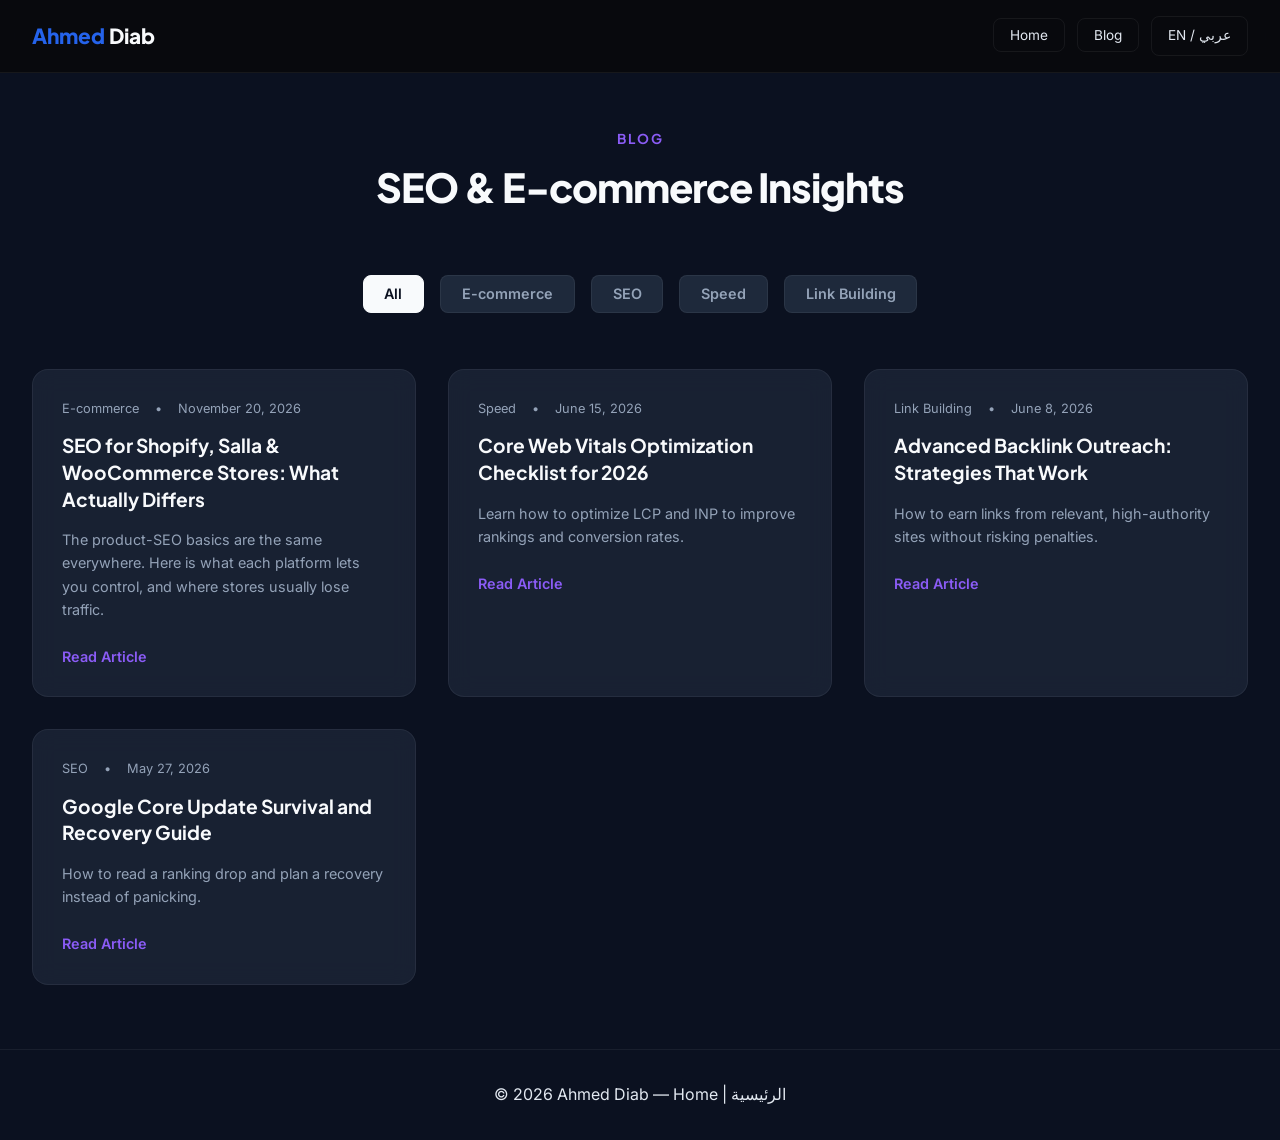
<file: blog.html>
<!DOCTYPE html>
<html lang="ar" data-theme="dark" dir="rtl">
<head>
<meta charset="UTF-8"><meta name="viewport" content="width=device-width, initial-scale=1.0">
<title>المدونة | Ahmed Diab SEO Blog</title>
<meta name="description" content="مقالات سيو وسرعة المواقع وسيو المتاجر الإلكترونية (شوبيفاي، سلة، ووكوميرس) من أحمد دياب.">
<link rel="canonical" href="https://ahmed-diab-seo.vercel.app/blog.html">
<link rel="preconnect" href="https://fonts.googleapis.com"><link rel="preconnect" href="https://fonts.gstatic.com" crossorigin>
<link href="https://fonts.googleapis.com/css2?family=Inter:wght@400;600;800&family=Cairo:wght@400;600;800&display=swap" rel="stylesheet">
<link rel="stylesheet" href="style.css">
<style>
.bp-nav{position:fixed;top:0;left:0;right:0;z-index:1000;background:rgba(9,9,11,.85);backdrop-filter:blur(20px);border-bottom:1px solid var(--border-color);padding:1rem 0}
.bp-nav .container{display:flex;align-items:center;justify-content:space-between}
.bp-logo{font-family:var(--font-display);font-size:1.3rem;font-weight:800;color:var(--text-primary);text-decoration:none}.bp-logo span{color:var(--primary)}
.bp-btn{background:transparent;border:1px solid var(--border-color);color:var(--text-secondary);padding:.5rem 1rem;border-radius:var(--radius-sm);cursor:pointer;text-decoration:none;font:inherit;font-size:.85rem;margin-inline-start:.5rem}
.bp-main{padding:8rem 0 4rem;min-height:80vh}
.bp-article{max-width:760px;margin:0 auto}.bp-article h1{font-size:2rem;margin:.5rem 0 1.5rem;line-height:1.4}
.bp-article p{line-height:2;color:var(--text-secondary);margin-bottom:1.2rem}
.bp-cta{margin-top:2.5rem;padding:1.5rem;text-align:center}
.bp-foot{text-align:center;padding:2rem;border-top:1px solid var(--border-color);color:var(--text-secondary)}
.blog-card{display:block;text-decoration:none;color:inherit}
</style>
</head>
<body>
<nav class="bp-nav"><div class="container">
<a href="index.html" class="bp-logo"><span>Ahmed</span> Diab</a>
<div><a href="index.html" class="bp-btn"><span class="lang-en">Home</span><span class="lang-ar">الرئيسية</span></a>
<a href="blog.html" class="bp-btn"><span class="lang-en">Blog</span><span class="lang-ar">المدونة</span></a>
<button class="bp-btn" id="langToggle">EN / عربي</button></div></div></nav>
<main class="bp-main"><div class="container" id="app"></div></main>
<footer class="bp-foot">© 2026 Ahmed Diab — <a href="index.html">Home | الرئيسية</a></footer>
<script src="blog-data.js"></script>
<script>
(function(){
var H=document.documentElement,P=window.POSTS,C=window.POST_CATS,app=document.getElementById('app');
var BASE='https://ahmed-diab-seo.vercel.app/',WA='https://wa.me/201065043034';
var slug=new URLSearchParams(location.search).get('post'),cat='all';
function t(o){return '<span class="lang-en">'+o.en+'</span><span class="lang-ar">'+o.ar+'</span>'}
function fd(d,l){return new Date(d).toLocaleDateString(l==='ar'?'ar-EG':'en-US',{year:'numeric',month:'long',day:'numeric'})}
function setLang(l){H.lang=l;H.dir=l==='ar'?'rtl':'ltr';localStorage.setItem('lang',l);if(slug)head()}
function head(){var p=P.find(function(x){return x.slug===slug});if(!p)return;var l=H.lang;document.title=p.title[l]+' | Ahmed Diab'}
function list(){
 var h='<div class="section-header"><span class="section-tag">'+t({en:'Blog',ar:'المدونة'})+'</span><h1 class="section-title">'+t({en:'SEO & E-commerce Insights',ar:'مقالات السيو والمتاجر الإلكترونية'})+'</h1></div><div class="portfolio-filters">';
 Object.keys(C).forEach(function(k){h+='<button class="filter-btn'+(k===cat?' active':'')+'" data-c="'+k+'">'+t(C[k])+'</button>'});
 h+='</div><div class="blog-grid">';
 P.filter(function(p){return cat==='all'||p.cat===cat}).forEach(function(p){
  h+='<a class="blog-card glass-card" href="blog.html?post='+p.slug+'"><div class="blog-details"><div class="blog-meta"><span>'+t(C[p.cat])+'</span><span>•</span><span class="lang-en">'+fd(p.date,'en')+'</span><span class="lang-ar">'+fd(p.date,'ar')+'</span></div><h3 class="blog-title">'+t(p.title)+'</h3><p class="blog-excerpt">'+t(p.excerpt)+'</p><span class="blog-link">'+t({en:'Read Article',ar:'اقرأ المقال'})+'</span></div></a>'});
 app.innerHTML=h+'</div>';
 app.querySelectorAll('.filter-btn').forEach(function(b){b.onclick=function(){cat=b.dataset.c;list()}});
}
function post(p){
 var h='<article class="bp-article"><a href="blog.html" class="blog-link">← '+t({en:'All articles',ar:'كل المقالات'})+'</a><div class="blog-meta" style="margin-top:1rem"><span>'+t(C[p.cat])+'</span><span>•</span><span class="lang-en">'+fd(p.date,'en')+' · '+p.min+' min</span><span class="lang-ar">'+fd(p.date,'ar')+' · '+p.min+' دقائق</span></div><h1>'+t(p.title)+'</h1>';
 for(var i=0;i<p.body.en.length;i++)h+='<p><span class="lang-en">'+p.body.en[i]+'</span><span class="lang-ar">'+p.body.ar[i]+'</span></p>';
 h+='<div class="bp-cta glass-card"><p>'+t({en:'Want this applied to your store or website?',ar:'عايز نطبّق ده على موقعك أو متجرك؟'})+'</p><a class="btn btn-primary" href="'+WA+'">'+t({en:'Free SEO Audit',ar:'فحص سيو مجاني'})+'</a></div></article>';
 app.innerHTML=h;
 var d=document.createElement('meta');d.name='description';d.content=p.excerpt.ar;document.head.appendChild(d);
 var k=document.querySelector('link[rel=canonical]');k.href=BASE+'blog.html?post='+p.slug;
 var s=document.createElement('script');s.type='application/ld+json';
 s.text=JSON.stringify({'@context':'https://schema.org','@type':'BlogPosting',headline:p.title.en,datePublished:p.date,inLanguage:['ar','en'],author:{'@type':'Person',name:'Ahmed Diab'},mainEntityOfPage:BASE+'blog.html?post='+p.slug});
 document.head.appendChild(s);head();
}
document.getElementById('langToggle').onclick=function(){setLang(H.lang==='ar'?'en':'ar')};
H.lang=localStorage.getItem('lang')||'ar';H.dir=H.lang==='ar'?'rtl':'ltr';
var cur=slug&&P.find(function(x){return x.slug===slug});
if(cur)post(cur);else list();
})();
</script>
</body></html>
</file>
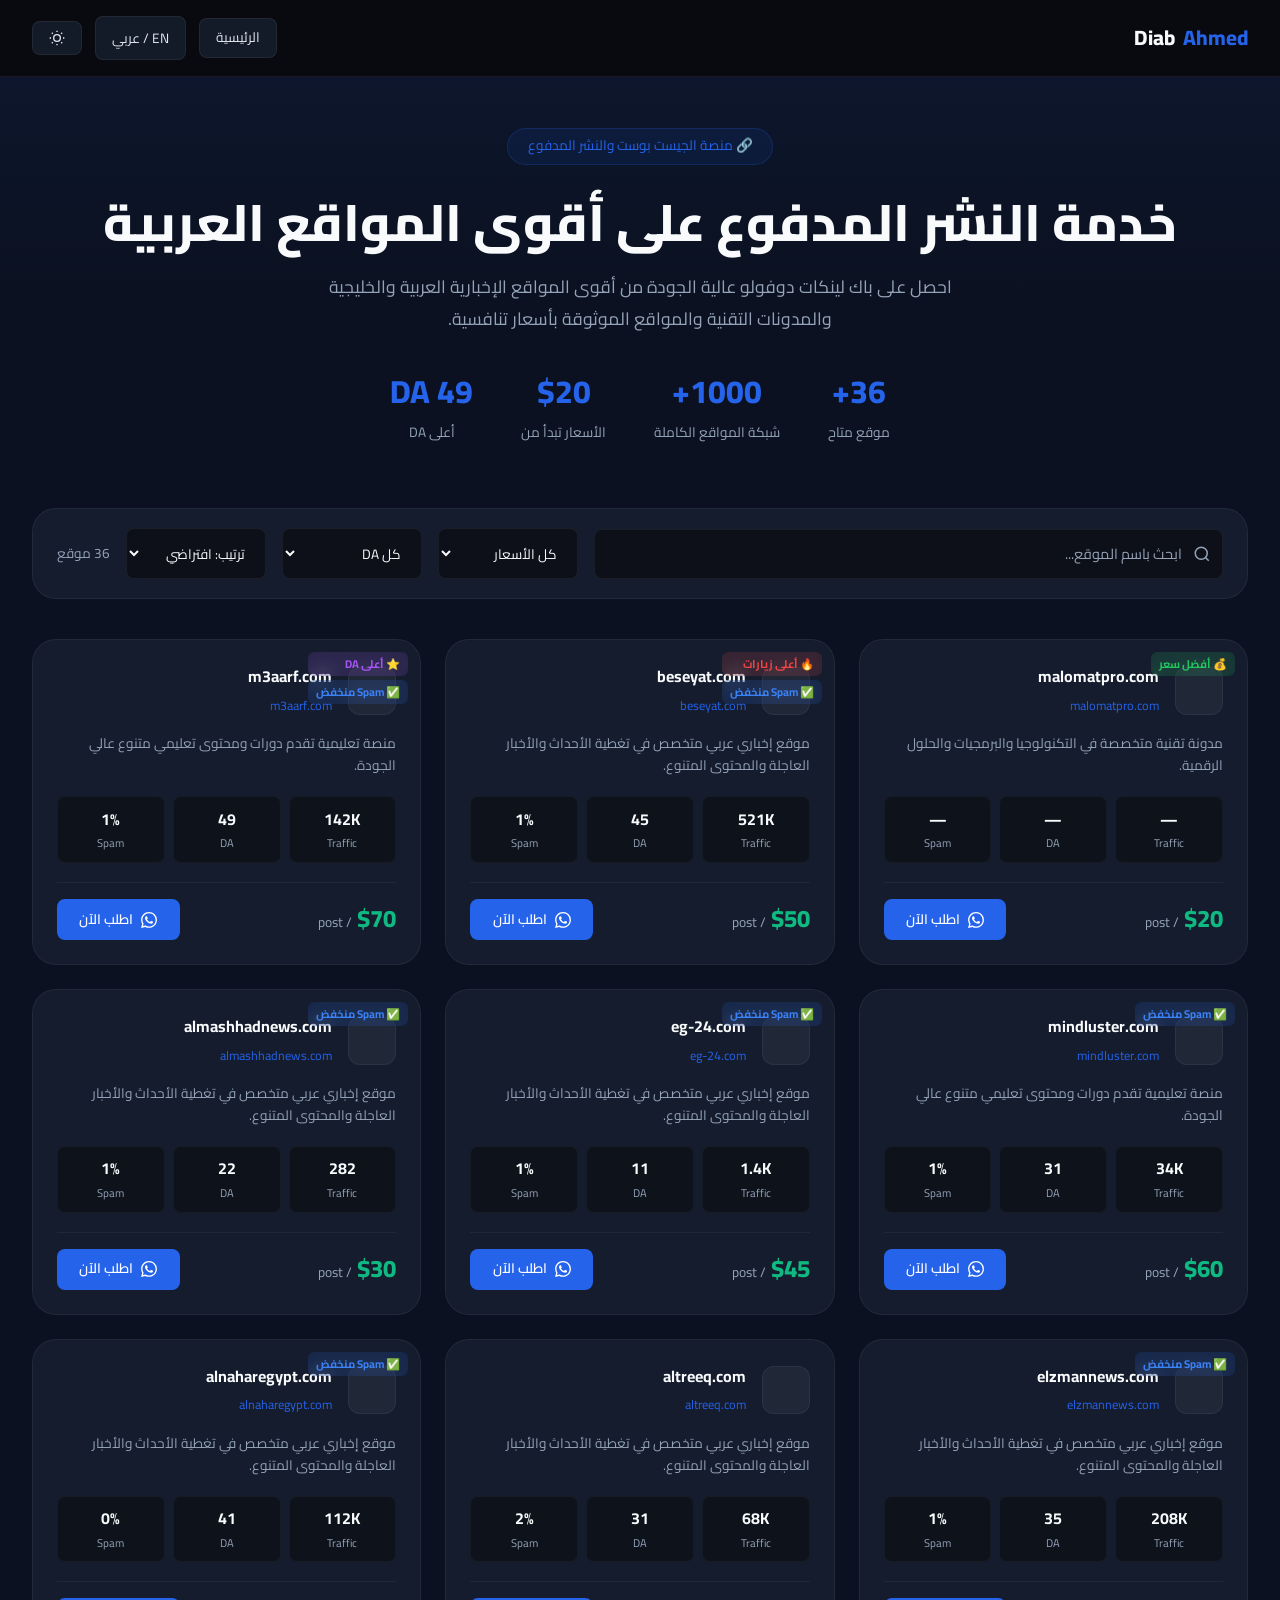
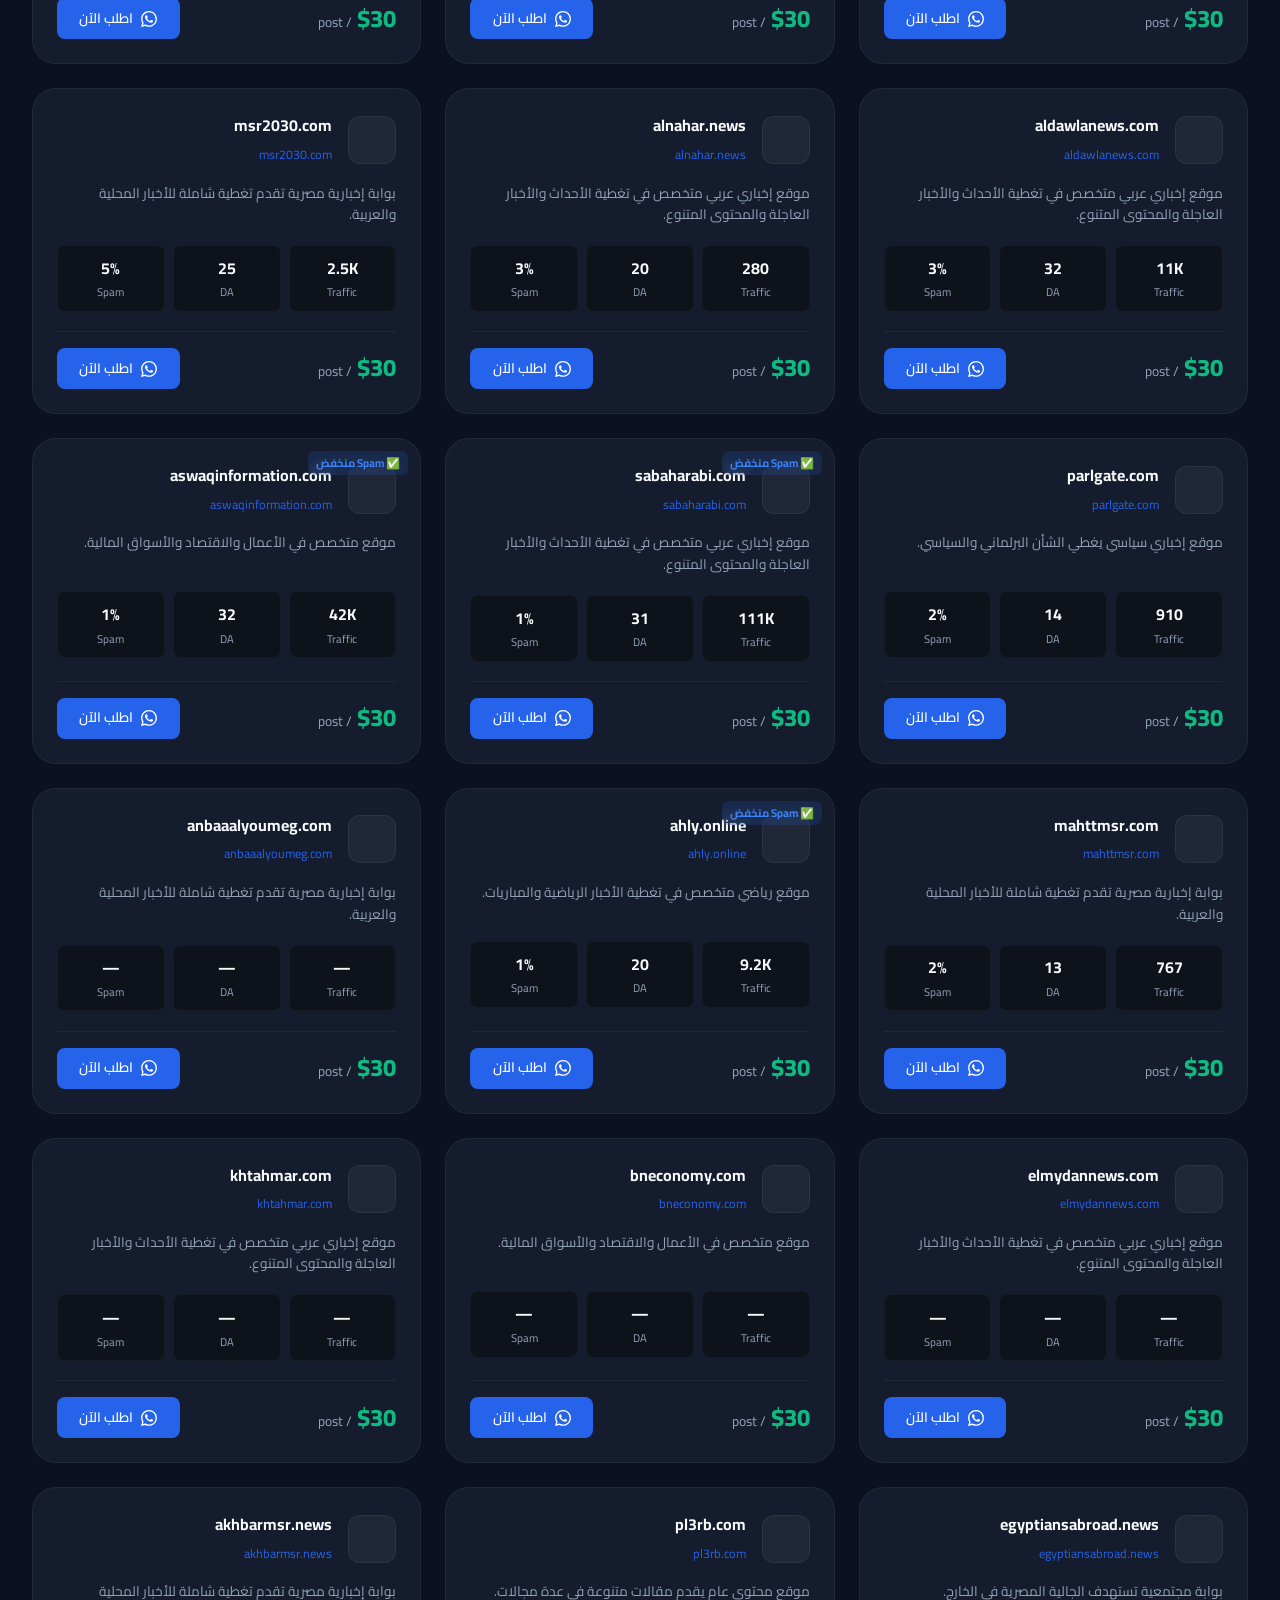
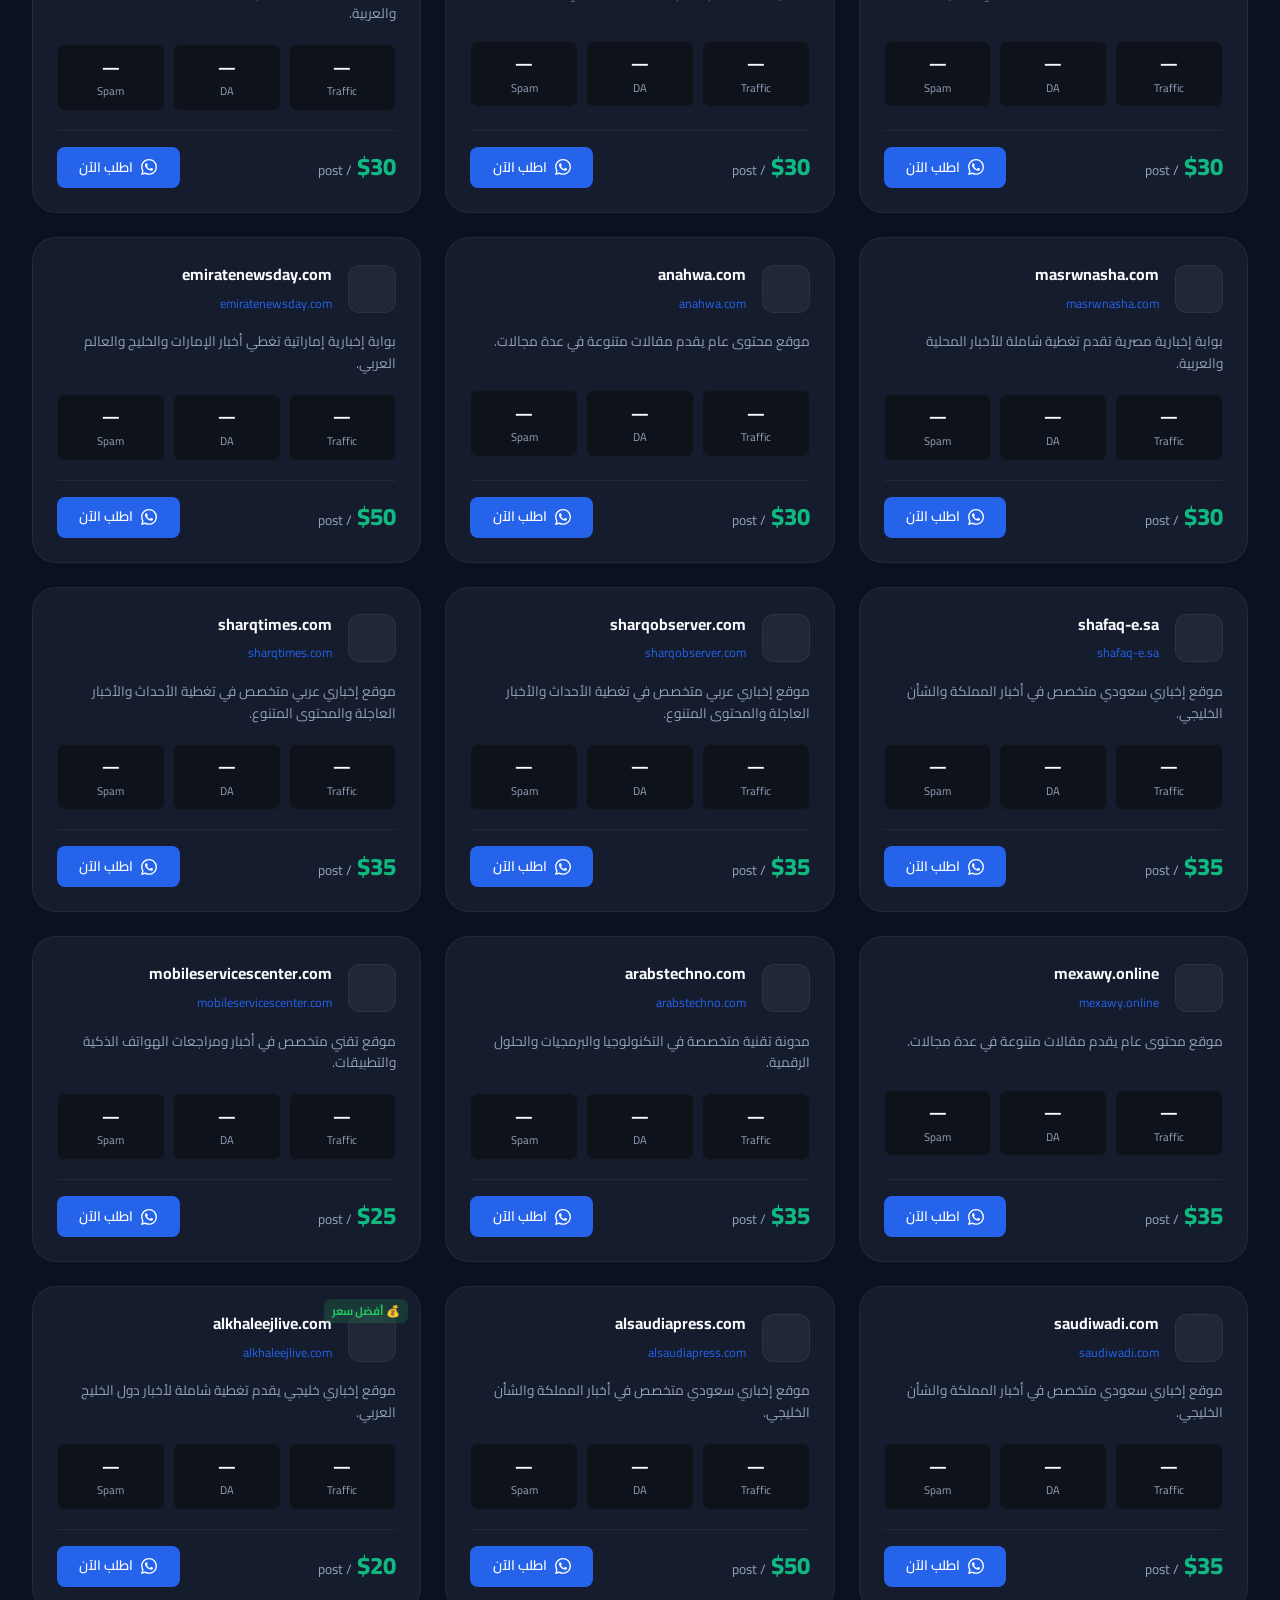
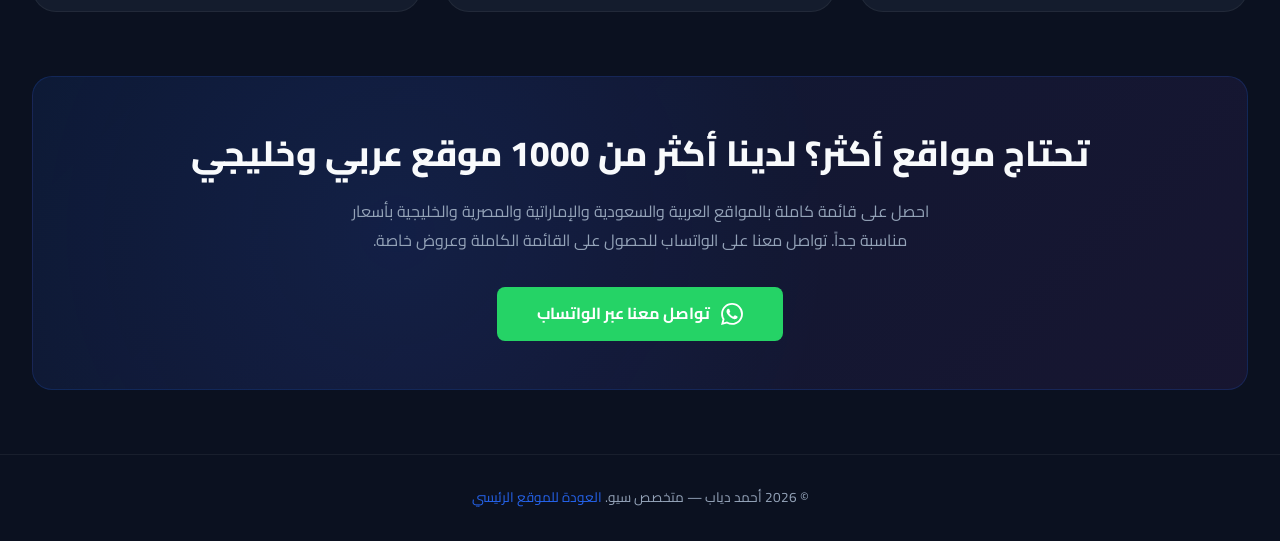
<file: guest-posts.html>
<!DOCTYPE html>
<html lang="ar" data-theme="dark" dir="rtl">
<head>
    <meta charset="UTF-8">
    <meta name="viewport" content="width=device-width, initial-scale=1.0">
    <title>خدمة الجيست بوست والنشر المدفوع | Ahmed Diab - Guest Post Service</title>
    <meta name="description" content="احصل على باك لينكات من أقوى المواقع العربية والخليجية. أكثر من 1000 موقع متاح للنشر المدفوع بأسعار تنافسية.">
    <meta name="keywords" content="guest post, باك لينك, نشر مقالات, جيست بوست, backlinks, SEO">
    <link rel="preconnect" href="https://fonts.googleapis.com">
    <link rel="preconnect" href="https://fonts.gstatic.com" crossorigin>
    <link href="https://fonts.googleapis.com/css2?family=Inter:wght@300;400;500;600;700;800;900&family=Cairo:wght@300;400;500;600;700;800;900&display=swap" rel="stylesheet">
    <link rel="stylesheet" href="style.css">
    <style>
        /* ===== GUEST POST PAGE STYLES ===== */
        .gp-page { min-height: 100vh; }

        /* Navbar */
        .gp-navbar {
            position: fixed; top: 0; left: 0; right: 0; z-index: 1000;
            background: rgba(var(--bg-primary-rgb, 9,9,11), 0.85);
            backdrop-filter: blur(20px); -webkit-backdrop-filter: blur(20px);
            border-bottom: 1px solid var(--border-color);
            padding: 1rem 0;
        }
        .gp-navbar .container {
            display: flex; align-items: center; justify-content: space-between;
            max-width: 1300px; margin: 0 auto; padding: 0 2rem;
        }
        .gp-navbar-logo {
            font-family: var(--font-display); font-size: 1.3rem; font-weight: 800;
            color: var(--text-primary); text-decoration: none;
            display: flex; align-items: center; gap: 0.5rem;
        }
        .gp-navbar-logo span { color: var(--primary); }
        .gp-navbar-actions { display: flex; align-items: center; gap: 0.8rem; }
        .gp-nav-btn {
            background: rgba(var(--bg-card-rgb), 0.6); border: 1px solid var(--border-color);
            color: var(--text-secondary); padding: 0.5rem 1rem; border-radius: var(--radius-sm);
            cursor: pointer; font-size: 0.85rem; transition: all 0.3s ease; text-decoration: none;
            font-family: inherit;
        }
        .gp-nav-btn:hover { border-color: var(--primary); color: var(--primary); }
        .gp-nav-btn.active { background: var(--primary); color: #FFF; border-color: var(--primary); }

        /* Hero */
        .gp-hero {
            padding: 8rem 2rem 3rem; text-align: center;
            background: linear-gradient(180deg, rgba(37,99,235,0.08) 0%, transparent 60%);
        }
        .gp-hero-tag {
            display: inline-flex; align-items: center; gap: 0.5rem;
            background: rgba(37,99,235,0.1); border: 1px solid rgba(37,99,235,0.2);
            padding: 0.4rem 1.2rem; border-radius: 100px; font-size: 0.85rem;
            color: var(--primary); margin-bottom: 1.5rem;
        }
        .gp-hero h1 {
            font-family: var(--font-display); font-size: clamp(2rem, 5vw, 3.2rem);
            font-weight: 800; color: var(--text-primary); margin-bottom: 1rem;
            line-height: 1.3;
        }
        .gp-hero p {
            font-size: 1.1rem; color: var(--text-muted); max-width: 700px;
            margin: 0 auto 2rem; line-height: 1.8;
        }
        .gp-stats-row {
            display: flex; justify-content: center; gap: 3rem; flex-wrap: wrap;
            margin-bottom: 1rem;
        }
        .gp-stat { text-align: center; }
        .gp-stat-num {
            font-family: var(--font-display); font-size: 2rem; font-weight: 800;
            color: var(--primary);
        }
        .gp-stat-label { font-size: 0.85rem; color: var(--text-muted); margin-top: 0.3rem; }

        /* Search & Filter Bar */
        .gp-toolbar {
            max-width: 1300px; margin: 0 auto 2.5rem; padding: 0 2rem;
        }
        .gp-toolbar-inner {
            background: rgba(var(--bg-card-rgb), 0.5); border: 1px solid var(--border-color);
            border-radius: var(--radius-lg); padding: 1.2rem 1.5rem;
            display: flex; flex-wrap: wrap; gap: 1rem; align-items: center;
        }
        .gp-search-wrap {
            flex: 1; min-width: 200px; position: relative;
        }
        .gp-search-wrap svg {
            position: absolute; top: 50%; transform: translateY(-50%);
            width: 18px; height: 18px; color: var(--text-muted);
            right: 12px;
        }
        [dir="ltr"] .gp-search-wrap svg { right: auto; left: 12px; }
        .gp-search-input {
            width: 100%; background: rgba(var(--bg-primary-rgb,9,9,11), 0.6);
            border: 1px solid var(--border-color); border-radius: var(--radius-sm);
            padding: 0.65rem 1rem 0.65rem 2.5rem; color: var(--text-primary);
            font-size: 0.9rem; font-family: inherit; outline: none; transition: border-color 0.3s;
        }
        [dir="rtl"] .gp-search-input { padding: 0.65rem 2.5rem 0.65rem 1rem; }
        .gp-search-input:focus { border-color: var(--primary); }
        .gp-search-input::placeholder { color: var(--text-muted); }
        .gp-filter-select {
            background: rgba(var(--bg-primary-rgb,9,9,11), 0.6);
            border: 1px solid var(--border-color); border-radius: var(--radius-sm);
            padding: 0.65rem 1rem; color: var(--text-primary); font-size: 0.85rem;
            font-family: inherit; outline: none; cursor: pointer; min-width: 140px;
        }
        .gp-filter-select option { background: #1a1a2e; color: #fff; }
        .gp-results-count {
            font-size: 0.85rem; color: var(--text-muted);
            margin-inline-start: auto; white-space: nowrap;
        }

        /* Grid */
        .gp-grid-section { max-width: 1300px; margin: 0 auto; padding: 0 2rem 4rem; }
        .gp-grid {
            display: grid; grid-template-columns: repeat(3, 1fr);
            gap: 1.5rem;
        }

        /* Card */
        .gp-card {
            background: rgba(var(--bg-card-rgb), 0.5);
            border: 1px solid var(--border-color);
            border-radius: var(--radius-lg);
            padding: 1.5rem;
            display: flex; flex-direction: column;
            transition: all 0.35s cubic-bezier(0.4,0,0.2,1);
            position: relative; overflow: hidden;
        }
        .gp-card:hover {
            border-color: rgba(37,99,235,0.4);
            transform: translateY(-4px);
            box-shadow: 0 20px 40px rgba(0,0,0,0.2), 0 0 30px rgba(37,99,235,0.08);
        }
        .gp-card-badges {
            position: absolute; top: 12px; left: 12px;
            display: flex; flex-direction: column; gap: 4px;
        }
        [dir="rtl"] .gp-card-badges { left: auto; right: 12px; }
        .gp-badge {
            display: inline-flex; align-items: center; gap: 3px;
            padding: 3px 8px; border-radius: 6px; font-size: 0.7rem; font-weight: 700;
            backdrop-filter: blur(8px);
        }
        .gp-badge-da { background: rgba(168,85,247,0.15); color: #a855f7; }
        .gp-badge-traffic { background: rgba(239,68,68,0.15); color: #ef4444; }
        .gp-badge-price { background: rgba(34,197,94,0.15); color: #22c55e; }
        .gp-badge-spam { background: rgba(37,99,235,0.15); color: #3b82f6; }

        .gp-card-header {
            display: flex; align-items: center; gap: 1rem; margin-bottom: 1rem;
        }
        .gp-card-logo {
            width: 48px; height: 48px; border-radius: 12px;
            background: rgba(255,255,255,0.05); border: 1px solid var(--border-color);
            display: flex; align-items: center; justify-content: center;
            overflow: hidden; flex-shrink: 0;
        }
        .gp-card-logo img {
            width: 32px; height: 32px; object-fit: contain;
        }
        .gp-card-info { flex: 1; min-width: 0; }
        .gp-card-name {
            font-family: var(--font-display); font-size: 1rem; font-weight: 700;
            color: var(--text-primary); margin-bottom: 2px;
            white-space: nowrap; overflow: hidden; text-overflow: ellipsis;
        }
        .gp-card-url {
            font-size: 0.78rem; color: var(--primary); text-decoration: none;
            direction: ltr; display: inline-block;
        }
        .gp-card-url:hover { text-decoration: underline; }
        .gp-card-desc {
            font-size: 0.85rem; color: var(--text-muted); line-height: 1.6;
            margin-bottom: 1.2rem; min-height: 2.5rem;
        }

        /* Stats Row */
        .gp-card-stats {
            display: grid; grid-template-columns: repeat(3, 1fr);
            gap: 0.5rem; margin-bottom: 1.2rem;
        }
        .gp-card-stat-item {
            text-align: center; padding: 0.6rem 0.4rem;
            background: rgba(var(--bg-primary-rgb,9,9,11), 0.5);
            border-radius: var(--radius-sm); border: 1px solid rgba(255,255,255,0.04);
        }
        .gp-card-stat-val {
            font-family: var(--font-display); font-size: 1rem; font-weight: 700;
            color: var(--text-primary);
        }
        .gp-card-stat-label {
            font-size: 0.7rem; color: var(--text-muted); margin-top: 2px;
        }

        /* Price & CTA */
        .gp-card-footer {
            display: flex; align-items: center; justify-content: space-between;
            margin-top: auto; padding-top: 1rem;
            border-top: 1px solid rgba(255,255,255,0.05);
        }
        .gp-card-price {
            font-family: var(--font-display); font-size: 1.5rem; font-weight: 800;
            color: var(--success);
        }
        .gp-card-price span { font-size: 0.85rem; font-weight: 400; color: var(--text-muted); }
        .gp-order-btn {
            display: inline-flex; align-items: center; gap: 0.5rem;
            background: var(--primary); color: #FFF; padding: 0.6rem 1.4rem;
            border-radius: var(--radius-sm); font-size: 0.85rem; font-weight: 600;
            text-decoration: none; border: none; cursor: pointer;
            transition: all 0.3s ease; font-family: inherit;
        }
        .gp-order-btn:hover { background: #1d4ed8; transform: scale(1.03); }
        .gp-order-btn svg { width: 16px; height: 16px; }

        /* No Results */
        .gp-no-results {
            grid-column: 1 / -1; text-align: center; padding: 4rem 2rem;
            color: var(--text-muted); font-size: 1.1rem;
        }
        .gp-no-results svg {
            width: 48px; height: 48px; margin-bottom: 1rem; opacity: 0.3;
        }

        /* Bottom CTA */
        .gp-bottom-cta {
            max-width: 1300px; margin: 0 auto 4rem; padding: 0 2rem;
        }
        .gp-bottom-cta-inner {
            background: linear-gradient(135deg, rgba(37,99,235,0.1), rgba(168,85,247,0.08));
            border: 1px solid rgba(37,99,235,0.2);
            border-radius: var(--radius-xl, 20px);
            padding: 3rem; text-align: center;
            position: relative; overflow: hidden;
        }
        .gp-bottom-cta-inner::before {
            content: ''; position: absolute; inset: 0;
            background: radial-gradient(circle at 30% 50%, rgba(37,99,235,0.1) 0%, transparent 50%);
            pointer-events: none;
        }
        .gp-bottom-cta h2 {
            font-family: var(--font-display); font-size: clamp(1.5rem, 3vw, 2.2rem);
            font-weight: 800; color: var(--text-primary); margin-bottom: 1rem;
            position: relative;
        }
        .gp-bottom-cta p {
            font-size: 1rem; color: var(--text-muted); max-width: 600px;
            margin: 0 auto 2rem; line-height: 1.8; position: relative;
        }
        .gp-cta-wa-btn {
            display: inline-flex; align-items: center; gap: 0.7rem;
            background: #25D366; color: #FFF; padding: 0.9rem 2.5rem;
            border-radius: var(--radius-sm); font-size: 1rem; font-weight: 700;
            text-decoration: none; transition: all 0.3s ease;
            position: relative; border: none; cursor: pointer; font-family: inherit;
        }
        .gp-cta-wa-btn:hover { background: #1da851; transform: translateY(-2px); box-shadow: 0 10px 30px rgba(37,211,102,0.3); }
        .gp-cta-wa-btn svg { width: 22px; height: 22px; }

        /* Footer */
        .gp-footer {
            border-top: 1px solid var(--border-color);
            padding: 2rem; text-align: center;
            color: var(--text-muted); font-size: 0.85rem;
        }
        .gp-footer a { color: var(--primary); text-decoration: none; }
        .gp-footer a:hover { text-decoration: underline; }

        /* Responsive */
        @media (max-width: 1024px) {
            .gp-grid { grid-template-columns: repeat(2, 1fr); }
        }
        @media (max-width: 768px) {
            .gp-grid { grid-template-columns: 1fr; }
            .gp-toolbar-inner { flex-direction: column; }
            .gp-search-wrap { width: 100%; }
            .gp-filter-select { width: 100%; }
            .gp-results-count { margin-inline-start: 0; text-align: center; }
            .gp-hero h1 { font-size: 1.8rem; }
            .gp-stats-row { gap: 1.5rem; }
            .gp-card-footer { flex-direction: column; gap: 1rem; align-items: stretch; }
            .gp-order-btn { justify-content: center; }
            .gp-bottom-cta-inner { padding: 2rem 1.5rem; }
        }

        /* Animations */
        .gp-card { opacity: 0; transform: translateY(20px); animation: gpFadeIn 0.5s ease forwards; }
        @keyframes gpFadeIn { to { opacity: 1; transform: translateY(0); } }
        .gp-card:nth-child(1) { animation-delay: 0.05s; }
        .gp-card:nth-child(2) { animation-delay: 0.1s; }
        .gp-card:nth-child(3) { animation-delay: 0.15s; }
        .gp-card:nth-child(4) { animation-delay: 0.2s; }
        .gp-card:nth-child(5) { animation-delay: 0.25s; }
        .gp-card:nth-child(6) { animation-delay: 0.3s; }
    </style>
</head>
<body class="gp-page">
    <!-- Navbar -->
    <nav class="gp-navbar">
        <div class="container">
            <a href="index.html" class="gp-navbar-logo">
                <span>Ahmed</span> Diab
            </a>
            <div class="gp-navbar-actions">
                <a href="index.html" class="gp-nav-btn">
                    <span class="lang-en">Home</span>
                    <span class="lang-ar">الرئيسية</span>
                </a>
                <button class="gp-nav-btn" id="langToggle">EN / عربي</button>
                <button class="gp-nav-btn" id="themeToggle">
                    <svg width="16" height="16" viewBox="0 0 24 24" fill="none" stroke="currentColor" stroke-width="2"><circle cx="12" cy="12" r="5"/><path d="M12 1v2m0 18v2M4.22 4.22l1.42 1.42m12.72 12.72l1.42 1.42M1 12h2m18 0h2M4.22 19.78l1.42-1.42M18.36 5.64l1.42-1.42"/></svg>
                </button>
            </div>
        </div>
    </nav>

    <!-- Hero -->
    <section class="gp-hero">
        <div class="gp-hero-tag">
            <span class="lang-en">🔗 Guest Post Marketplace</span>
            <span class="lang-ar">🔗 منصة الجيست بوست والنشر المدفوع</span>
        </div>
        <h1>
            <span class="lang-en">Premium Arabic Guest Posting Service</span>
            <span class="lang-ar">خدمة النشر المدفوع على أقوى المواقع العربية</span>
        </h1>
        <p>
            <span class="lang-en">Get high-quality dofollow backlinks from top Arabic and Gulf news sites, tech blogs, and authority portals at competitive prices.</span>
            <span class="lang-ar">احصل على باك لينكات دوفولو عالية الجودة من أقوى المواقع الإخبارية العربية والخليجية والمدونات التقنية والمواقع الموثوقة بأسعار تنافسية.</span>
        </p>
        <div class="gp-stats-row">
            <div class="gp-stat">
                <div class="gp-stat-num" id="sitesCount">36+</div>
                <div class="gp-stat-label">
                    <span class="lang-en">Available Sites</span>
                    <span class="lang-ar">موقع متاح</span>
                </div>
            </div>
            <div class="gp-stat">
                <div class="gp-stat-num">1000+</div>
                <div class="gp-stat-label">
                    <span class="lang-en">Total Network</span>
                    <span class="lang-ar">شبكة المواقع الكاملة</span>
                </div>
            </div>
            <div class="gp-stat">
                <div class="gp-stat-num">$20</div>
                <div class="gp-stat-label">
                    <span class="lang-en">Starting From</span>
                    <span class="lang-ar">الأسعار تبدأ من</span>
                </div>
            </div>
            <div class="gp-stat">
                <div class="gp-stat-num">DA 49</div>
                <div class="gp-stat-label">
                    <span class="lang-en">Highest DA</span>
                    <span class="lang-ar">أعلى DA</span>
                </div>
            </div>
        </div>
    </section>

    <!-- Search & Filter Toolbar -->
    <div class="gp-toolbar">
        <div class="gp-toolbar-inner">
            <div class="gp-search-wrap">
                <svg viewBox="0 0 24 24" fill="none" stroke="currentColor" stroke-width="2"><circle cx="11" cy="11" r="8"/><path d="M21 21l-4.35-4.35"/></svg>
                <input type="text" class="gp-search-input" id="gpSearch" placeholder="ابحث باسم الموقع...">
            </div>
            <select class="gp-filter-select" id="gpPriceFilter">
                <option value="all">كل الأسعار</option>
                <option value="0-25">$20 – $25</option>
                <option value="26-35">$26 – $35</option>
                <option value="36-50">$36 – $50</option>
                <option value="51-100">$51 – $70</option>
            </select>
            <select class="gp-filter-select" id="gpDaFilter">
                <option value="all">كل DA</option>
                <option value="40-100">DA 40+</option>
                <option value="30-39">DA 30–39</option>
                <option value="20-29">DA 20–29</option>
                <option value="0-19">DA أقل من 20</option>
            </select>
            <select class="gp-filter-select" id="gpSortBy">
                <option value="default">ترتيب: افتراضي</option>
                <option value="da-desc">الأعلى DA</option>
                <option value="traffic-desc">الأعلى زيارات</option>
                <option value="price-asc">الأقل سعراً</option>
                <option value="price-desc">الأعلى سعراً</option>
            </select>
            <div class="gp-results-count" id="gpResultsCount">36 موقع</div>
        </div>
    </div>

    <!-- Sites Grid -->
    <div class="gp-grid-section">
        <div class="gp-grid" id="gpGrid">
            <!-- Cards rendered by JS -->
        </div>
    </div>

    <!-- Bottom CTA -->
    <div class="gp-bottom-cta">
        <div class="gp-bottom-cta-inner">
            <h2>
                <span class="lang-en">Need More Sites? We Have 1000+ Arabic & Gulf Websites</span>
                <span class="lang-ar">تحتاج مواقع أكثر؟ لدينا أكثر من 1000 موقع عربي وخليجي</span>
            </h2>
            <p>
                <span class="lang-en">Access our full network of Arabic, Saudi, Emirati, Egyptian, and Gulf news sites and blogs at affordable prices. Contact us on WhatsApp for the complete list and custom packages.</span>
                <span class="lang-ar">احصل على قائمة كاملة بالمواقع العربية والسعودية والإماراتية والمصرية والخليجية بأسعار مناسبة جداً. تواصل معنا على الواتساب للحصول على القائمة الكاملة وعروض خاصة.</span>
            </p>
            <a href="https://wa.me/201065043034?text=%D8%A3%D8%B1%D9%8A%D8%AF%20%D9%82%D8%A7%D8%A6%D9%85%D8%A9%20%D8%A7%D9%84%D9%85%D9%88%D8%A7%D9%82%D8%B9%20%D8%A7%D9%84%D9%83%D8%A7%D9%85%D9%84%D8%A9%20%D9%84%D9%84%D8%AC%D9%8A%D8%B3%D8%AA%20%D8%A8%D9%88%D8%B3%D8%AA" target="_blank" class="gp-cta-wa-btn">
                <svg viewBox="0 0 24 24" fill="currentColor"><path d="M17.472 14.382c-.297-.149-1.758-.867-2.03-.967-.273-.099-.471-.148-.67.15-.197.297-.767.966-.94 1.164-.173.199-.347.223-.644.075-.297-.15-1.255-.463-2.39-1.475-.883-.788-1.48-1.761-1.653-2.059-.173-.297-.018-.458.13-.606.134-.133.298-.347.446-.52.149-.174.198-.298.298-.497.099-.198.05-.371-.025-.52-.075-.149-.669-1.612-.916-2.207-.242-.579-.487-.5-.669-.51-.173-.008-.371-.01-.57-.01-.198 0-.52.074-.792.372-.272.297-1.04 1.016-1.04 2.479 0 1.462 1.065 2.875 1.213 3.074.149.198 2.096 3.2 5.077 4.487.709.306 1.262.489 1.694.625.712.227 1.36.195 1.871.118.571-.085 1.758-.719 2.006-1.413.248-.694.248-1.289.173-1.413-.074-.124-.272-.198-.57-.347m-5.421 7.403h-.004a9.87 9.87 0 01-5.031-1.378l-.361-.214-3.741.982.998-3.648-.235-.374a9.86 9.86 0 01-1.51-5.26c.001-5.45 4.436-9.884 9.888-9.884 2.64 0 5.122 1.03 6.988 2.898a9.825 9.825 0 012.893 6.994c-.003 5.45-4.437 9.884-9.885 9.884m8.413-18.297A11.815 11.815 0 0012.05 0C5.495 0 .16 5.335.157 11.892c0 2.096.547 4.142 1.588 5.945L.057 24l6.305-1.654a11.882 11.882 0 005.683 1.448h.005c6.554 0 11.89-5.335 11.893-11.893a11.821 11.821 0 00-3.48-8.413z"/></svg>
                <span class="lang-en">Contact Us on WhatsApp</span>
                <span class="lang-ar">تواصل معنا عبر الواتساب</span>
            </a>
        </div>
    </div>

    <!-- Footer -->
    <footer class="gp-footer">
        <p>
            <span class="lang-en">© 2026 Ahmed Diab — SEO Specialist. <a href="index.html">Back to Portfolio</a></span>
            <span class="lang-ar">© 2026 أحمد دياب — متخصص سيو. <a href="index.html">العودة للموقع الرئيسي</a></span>
        </p>
    </footer>

    <script>
    (function() {
        'use strict';

        // ===== DATA =====
        const SITES = [
            {site:"malomatpro.com",price:20,traffic:null,da:null,ss:null,type:"tech"},
            {site:"beseyat.com",price:50,traffic:521000,da:45,ss:1,type:"news"},
            {site:"m3aarf.com",price:70,traffic:142000,da:49,ss:1,type:"edu"},
            {site:"mindluster.com",price:60,traffic:34000,da:31,ss:1,type:"edu"},
            {site:"eg-24.com",price:45,traffic:1400,da:11,ss:1,type:"news"},
            {site:"almashhadnews.com",price:30,traffic:282,da:22,ss:1,type:"news"},
            {site:"elzmannews.com",price:30,traffic:208000,da:35,ss:1,type:"news"},
            {site:"altreeq.com",price:30,traffic:68300,da:31,ss:2,type:"news"},
            {site:"alnaharegypt.com",price:30,traffic:112000,da:41,ss:0,type:"news"},
            {site:"aldawlanews.com",price:30,traffic:10900,da:32,ss:3,type:"news"},
            {site:"alnahar.news",price:30,traffic:280,da:20,ss:3,type:"news"},
            {site:"msr2030.com",price:30,traffic:2500,da:25,ss:5,type:"news-eg"},
            {site:"parlgate.com",price:30,traffic:910,da:14,ss:2,type:"politics"},
            {site:"sabaharabi.com",price:30,traffic:110700,da:31,ss:1,type:"news"},
            {site:"aswaqinformation.com",price:30,traffic:41900,da:32,ss:1,type:"biz"},
            {site:"mahttmsr.com",price:30,traffic:767,da:13,ss:2,type:"news-eg"},
            {site:"ahly.online",price:30,traffic:9200,da:20,ss:1,type:"sport"},
            {site:"anbaaalyoumeg.com",price:30,traffic:null,da:null,ss:null,type:"news-eg"},
            {site:"elmydannews.com",price:30,traffic:null,da:null,ss:null,type:"news"},
            {site:"bneconomy.com",price:30,traffic:null,da:null,ss:null,type:"biz"},
            {site:"khtahmar.com",price:30,traffic:null,da:null,ss:null,type:"news"},
            {site:"egyptiansabroad.news",price:30,traffic:null,da:null,ss:null,type:"community"},
            {site:"pl3rb.com",price:30,traffic:null,da:null,ss:null,type:"general"},
            {site:"akhbarmsr.news",price:30,traffic:null,da:null,ss:null,type:"news-eg"},
            {site:"masrwnasha.com",price:30,traffic:null,da:null,ss:null,type:"news-eg"},
            {site:"anahwa.com",price:30,traffic:null,da:null,ss:null,type:"general"},
            {site:"emiratenewsday.com",price:50,traffic:null,da:null,ss:null,type:"news-uae"},
            {site:"shafaq-e.sa",price:35,traffic:null,da:null,ss:null,type:"news-sa"},
            {site:"sharqobserver.com",price:35,traffic:null,da:null,ss:null,type:"news"},
            {site:"sharqtimes.com",price:35,traffic:null,da:null,ss:null,type:"news"},
            {site:"mexawy.online",price:35,traffic:null,da:null,ss:null,type:"general"},
            {site:"arabstechno.com",price:35,traffic:null,da:null,ss:null,type:"tech"},
            {site:"mobileservicescenter.com",price:25,traffic:null,da:null,ss:null,type:"tech-mobile"},
            {site:"saudiwadi.com",price:35,traffic:null,da:null,ss:null,type:"news-sa"},
            {site:"alsaudiapress.com",price:50,traffic:null,da:null,ss:null,type:"news-sa"},
            {site:"alkhaleejlive.com",price:20,traffic:null,da:null,ss:null,type:"news-gulf"}
        ];

        // ===== DESCRIPTIONS =====
        const DESCS = {
            ar: {
                "news": "موقع إخباري عربي متخصص في تغطية الأحداث والأخبار العاجلة والمحتوى المتنوع.",
                "news-eg": "بوابة إخبارية مصرية تقدم تغطية شاملة للأخبار المحلية والعربية.",
                "news-sa": "موقع إخباري سعودي متخصص في أخبار المملكة والشأن الخليجي.",
                "news-uae": "بوابة إخبارية إماراتية تغطي أخبار الإمارات والخليج والعالم العربي.",
                "news-gulf": "موقع إخباري خليجي يقدم تغطية شاملة لأخبار دول الخليج العربي.",
                "tech": "مدونة تقنية متخصصة في التكنولوجيا والبرمجيات والحلول الرقمية.",
                "tech-mobile": "موقع تقني متخصص في أخبار ومراجعات الهواتف الذكية والتطبيقات.",
                "edu": "منصة تعليمية تقدم دورات ومحتوى تعليمي متنوع عالي الجودة.",
                "biz": "موقع متخصص في الأعمال والاقتصاد والأسواق المالية.",
                "sport": "موقع رياضي متخصص في تغطية الأخبار الرياضية والمباريات.",
                "politics": "موقع إخباري سياسي يغطي الشأن البرلماني والسياسي.",
                "community": "بوابة مجتمعية تستهدف الجالية المصرية في الخارج.",
                "general": "موقع محتوى عام يقدم مقالات متنوعة في عدة مجالات."
            },
            en: {
                "news": "Arabic news portal covering breaking news, events, and diverse content.",
                "news-eg": "Egyptian news portal providing comprehensive local and Arab news coverage.",
                "news-sa": "Saudi news site specializing in Kingdom and Gulf affairs.",
                "news-uae": "Emirati news portal covering UAE, Gulf, and Arab world news.",
                "news-gulf": "Gulf news site providing comprehensive coverage of GCC countries.",
                "tech": "Technology blog specializing in tech, software, and digital solutions.",
                "tech-mobile": "Tech site specializing in smartphone news, reviews, and apps.",
                "edu": "Educational platform offering diverse high-quality courses and learning content.",
                "biz": "Business and economy site covering markets and financial news.",
                "sport": "Sports website specializing in sports news and match coverage.",
                "politics": "Political news site covering parliamentary and political affairs.",
                "community": "Community portal targeting the Egyptian diaspora abroad.",
                "general": "General content website offering diverse articles across multiple topics."
            }
        };

        // ===== Compute badges =====
        const sitesWithData = SITES.filter(s => s.da !== null);
        const maxDA = Math.max(...sitesWithData.map(s => s.da));
        const maxTraffic = Math.max(...SITES.filter(s => s.traffic).map(s => s.traffic));
        const minPrice = Math.min(...SITES.map(s => s.price));

        function getBadges(s) {
            const badges = [];
            if (s.da === maxDA) badges.push({emoji: '⭐', text: 'أعلى DA', cls: 'gp-badge-da'});
            if (s.traffic === maxTraffic) badges.push({emoji: '🔥', text: 'أعلى زيارات', cls: 'gp-badge-traffic'});
            if (s.price === minPrice) badges.push({emoji: '💰', text: 'أفضل سعر', cls: 'gp-badge-price'});
            if (s.ss !== null && s.ss <= 1) badges.push({emoji: '✅', text: 'Spam منخفض', cls: 'gp-badge-spam'});
            return badges;
        }

        function formatTraffic(t) {
            if (!t) return '—';
            if (t >= 1000000) return (t / 1000000).toFixed(1) + 'M';
            if (t >= 1000) return (t / 1000).toFixed(t >= 10000 ? 0 : 1) + 'K';
            return t.toString();
        }

        function renderCard(s) {
            const badges = getBadges(s);
            const desc = DESCS.ar[s.type] || DESCS.ar.general;
            const descEn = DESCS.en[s.type] || DESCS.en.general;
            const waMsg = encodeURIComponent(`مرحبا أحمد، أريد نشر جيست بوست على موقع ${s.site}`);
            const logoUrl = `https://www.google.com/s2/favicons?domain=${s.site}&sz=128`;

            return `
            <div class="gp-card" data-site="${s.site}" data-price="${s.price}" data-da="${s.da || 0}" data-traffic="${s.traffic || 0}">
                ${badges.length ? `<div class="gp-card-badges">${badges.map(b => `<span class="gp-badge ${b.cls}">${b.emoji} ${b.text}</span>`).join('')}</div>` : ''}
                <div class="gp-card-header">
                    <div class="gp-card-logo">
                        <img src="${logoUrl}" alt="${s.site}" loading="lazy" onerror="this.src='https://www.google.com/s2/favicons?domain=${s.site}&sz=64'">
                    </div>
                    <div class="gp-card-info">
                        <div class="gp-card-name">${s.site}</div>
                        <a href="https://${s.site}" target="_blank" rel="noopener" class="gp-card-url">${s.site}</a>
                    </div>
                </div>
                <p class="gp-card-desc">
                    <span class="lang-en">${descEn}</span>
                    <span class="lang-ar">${desc}</span>
                </p>
                <div class="gp-card-stats">
                    <div class="gp-card-stat-item">
                        <div class="gp-card-stat-val">${formatTraffic(s.traffic)}</div>
                        <div class="gp-card-stat-label">Traffic</div>
                    </div>
                    <div class="gp-card-stat-item">
                        <div class="gp-card-stat-val">${s.da !== null ? s.da : '—'}</div>
                        <div class="gp-card-stat-label">DA</div>
                    </div>
                    <div class="gp-card-stat-item">
                        <div class="gp-card-stat-val">${s.ss !== null ? s.ss + '%' : '—'}</div>
                        <div class="gp-card-stat-label">Spam</div>
                    </div>
                </div>
                <div class="gp-card-footer">
                    <div class="gp-card-price">$${s.price} <span>/ post</span></div>
                    <a href="https://wa.me/201065043034?text=${waMsg}" target="_blank" rel="noopener" class="gp-order-btn">
                        <svg viewBox="0 0 24 24" fill="currentColor"><path d="M17.472 14.382c-.297-.149-1.758-.867-2.03-.967-.273-.099-.471-.148-.67.15-.197.297-.767.966-.94 1.164-.173.199-.347.223-.644.075-.297-.15-1.255-.463-2.39-1.475-.883-.788-1.48-1.761-1.653-2.059-.173-.297-.018-.458.13-.606.134-.133.298-.347.446-.52.149-.174.198-.298.298-.497.099-.198.05-.371-.025-.52-.075-.149-.669-1.612-.916-2.207-.242-.579-.487-.5-.669-.51-.173-.008-.371-.01-.57-.01-.198 0-.52.074-.792.372-.272.297-1.04 1.016-1.04 2.479 0 1.462 1.065 2.875 1.213 3.074.149.198 2.096 3.2 5.077 4.487.709.306 1.262.489 1.694.625.712.227 1.36.195 1.871.118.571-.085 1.758-.719 2.006-1.413.248-.694.248-1.289.173-1.413-.074-.124-.272-.198-.57-.347m-5.421 7.403h-.004a9.87 9.87 0 01-5.031-1.378l-.361-.214-3.741.982.998-3.648-.235-.374a9.86 9.86 0 01-1.51-5.26c.001-5.45 4.436-9.884 9.888-9.884 2.64 0 5.122 1.03 6.988 2.898a9.825 9.825 0 012.893 6.994c-.003 5.45-4.437 9.884-9.885 9.884m8.413-18.297A11.815 11.815 0 0012.05 0C5.495 0 .16 5.335.157 11.892c0 2.096.547 4.142 1.588 5.945L.057 24l6.305-1.654a11.882 11.882 0 005.683 1.448h.005c6.554 0 11.89-5.335 11.893-11.893a11.821 11.821 0 00-3.48-8.413z"/></svg>
                        <span class="lang-en">Order Now</span>
                        <span class="lang-ar">اطلب الآن</span>
                    </a>
                </div>
            </div>`;
        }

        // ===== RENDER & FILTER =====
        const grid = document.getElementById('gpGrid');
        const searchInput = document.getElementById('gpSearch');
        const priceFilter = document.getElementById('gpPriceFilter');
        const daFilter = document.getElementById('gpDaFilter');
        const sortBy = document.getElementById('gpSortBy');
        const resultsCount = document.getElementById('gpResultsCount');

        function filterAndRender() {
            const query = searchInput.value.toLowerCase().trim();
            const pv = priceFilter.value;
            const dv = daFilter.value;
            const sv = sortBy.value;

            let filtered = SITES.filter(s => {
                if (query && !s.site.toLowerCase().includes(query)) return false;
                if (pv !== 'all') {
                    const [min, max] = pv.split('-').map(Number);
                    if (s.price < min || s.price > max) return false;
                }
                if (dv !== 'all') {
                    const [min, max] = dv.split('-').map(Number);
                    const da = s.da || 0;
                    if (da < min || da > max) return false;
                }
                return true;
            });

            // Sort
            switch (sv) {
                case 'da-desc': filtered.sort((a, b) => (b.da || 0) - (a.da || 0)); break;
                case 'traffic-desc': filtered.sort((a, b) => (b.traffic || 0) - (a.traffic || 0)); break;
                case 'price-asc': filtered.sort((a, b) => a.price - b.price); break;
                case 'price-desc': filtered.sort((a, b) => b.price - a.price); break;
            }

            if (filtered.length === 0) {
                grid.innerHTML = `<div class="gp-no-results">
                    <svg viewBox="0 0 24 24" fill="none" stroke="currentColor" stroke-width="1.5"><circle cx="11" cy="11" r="8"/><path d="M21 21l-4.35-4.35"/></svg>
                    <p><span class="lang-en">No sites match your filters</span><span class="lang-ar">لا توجد مواقع تطابق الفلاتر المحددة</span></p>
                </div>`;
            } else {
                grid.innerHTML = filtered.map(renderCard).join('');
            }

            const isAr = document.documentElement.getAttribute('lang') === 'ar';
            resultsCount.textContent = isAr ? `${filtered.length} موقع` : `${filtered.length} sites`;
            applyLangVisibility();
        }

        searchInput.addEventListener('input', filterAndRender);
        priceFilter.addEventListener('change', filterAndRender);
        daFilter.addEventListener('change', filterAndRender);
        sortBy.addEventListener('change', filterAndRender);

        // ===== LANGUAGE TOGGLE =====
        const htmlNode = document.documentElement;
        const langToggle = document.getElementById('langToggle');

        function applyLangVisibility() {
            const lang = htmlNode.getAttribute('lang');
            document.querySelectorAll('.lang-en').forEach(el => el.style.display = lang === 'en' ? '' : 'none');
            document.querySelectorAll('.lang-ar').forEach(el => el.style.display = lang === 'ar' ? '' : 'none');
        }

        langToggle.addEventListener('click', () => {
            const current = htmlNode.getAttribute('lang');
            const next = current === 'ar' ? 'en' : 'ar';
            htmlNode.setAttribute('lang', next);
            htmlNode.setAttribute('dir', next === 'ar' ? 'rtl' : 'ltr');
            searchInput.placeholder = next === 'ar' ? 'ابحث باسم الموقع...' : 'Search by site name...';
            // Update filter labels
            const priceOpts = priceFilter.options;
            priceOpts[0].text = next === 'ar' ? 'كل الأسعار' : 'All Prices';
            const daOpts = daFilter.options;
            daOpts[0].text = next === 'ar' ? 'كل DA' : 'All DA';
            const sortOpts = sortBy.options;
            sortOpts[0].text = next === 'ar' ? 'ترتيب: افتراضي' : 'Sort: Default';
            sortOpts[1].text = next === 'ar' ? 'الأعلى DA' : 'Highest DA';
            sortOpts[2].text = next === 'ar' ? 'الأعلى زيارات' : 'Highest Traffic';
            sortOpts[3].text = next === 'ar' ? 'الأقل سعراً' : 'Lowest Price';
            sortOpts[4].text = next === 'ar' ? 'الأعلى سعراً' : 'Highest Price';

            filterAndRender();
        });

        // ===== THEME TOGGLE =====
        const themeToggle = document.getElementById('themeToggle');
        themeToggle.addEventListener('click', () => {
            const current = htmlNode.getAttribute('data-theme');
            htmlNode.setAttribute('data-theme', current === 'dark' ? 'light' : 'dark');
        });

        // ===== INIT =====
        filterAndRender();
    })();
    </script>
</body>
</html>
</file>
<file: style.css>
@import url('https://fonts.googleapis.com/css2?family=Cairo:wght@300;400;500;600;700;800&family=Inter:wght@300;400;500;600;700&family=Plus+Jakarta+Sans:wght@400;500;600;700;800&display=swap');

/* ==========================================================================
   CSS VARIABLES & CORE CONSTANTS
   ========================================================================== */
:root {
    /* Fonts */
    --font-sans: 'Inter', -apple-system, BlinkMacSystemFont, "Segoe UI", Roboto, sans-serif;
    --font-display: 'Plus Jakarta Sans', -apple-system, sans-serif;
    
    /* Shared Colors */
    --primary: #2563EB;
    --primary-rgb: 37, 99, 235;
    --secondary: #7C3AED;
    --secondary-rgb: 124, 58, 237;
    --accent: #8B5CF6;
    --accent-rgb: 139, 92, 246;
    
    --success: #10B981;
    --error: #EF4444;
    --warning: #F59E0B;
    
    --gradient-primary: linear-gradient(135deg, var(--primary), var(--secondary));
    --gradient-glow: radial-gradient(circle, rgba(124, 58, 237, 0.15) 0%, rgba(37, 99, 235, 0) 70%);
    --gradient-text: linear-gradient(to right, #2563EB, #8B5CF6, #EC4899);
    
    /* Layout Constants */
    --radius-sm: 8px;
    --radius-md: 16px;
    --radius-lg: 24px;
    --radius-full: 9999px;
    
    --transition-fast: 0.2s cubic-bezier(0.16, 1, 0.3, 1);
    --transition-smooth: 0.4s cubic-bezier(0.16, 1, 0.3, 1);
    --transition-spring: 0.5s cubic-bezier(0.175, 0.885, 0.32, 1.275);
    
    /* Responsive Containers */
    --container-max: 1280px;
}

/* ==========================================================================
   BILINGUAL DIRECTION STYLES
   ========================================================================== */
html[lang="en"] .lang-ar { display: none !important; }
html[lang="ar"] .lang-en { display: none !important; }

html[lang="ar"] {
    --font-sans: 'Cairo', sans-serif;
    --font-display: 'Cairo', sans-serif;
    direction: rtl;
    text-align: right;
}

/* ==========================================================================
   THEME STYLING (DARK MODE - DEFAULT)
   ========================================================================== */
[data-theme="dark"], :root {
    --bg-primary: #0B1120;
    --bg-surface: #111827;
    --bg-card: #1E293B;
    --bg-card-rgb: 30, 41, 59;
    --border-color: rgba(255, 255, 255, 0.06);
    --border-hover: rgba(255, 255, 255, 0.12);
    
    --text-primary: #F8FAFC;
    --text-secondary: #E2E8F0;
    --text-muted: #94A3B8;
    
    --shadow-sm: 0 2px 8px rgba(0, 0, 0, 0.3);
    --shadow-md: 0 8px 30px rgba(0, 0, 0, 0.4);
    --shadow-lg: 0 16px 40px rgba(0, 0, 0, 0.5);
    --shadow-glow: 0 0 30px rgba(124, 58, 237, 0.25);
    
    --grid-opacity: 0.05;
    --glow-opacity: 0.08;
    --card-hover-bg: rgba(255, 255, 255, 0.02);
}

/* ==========================================================================
   THEME STYLING (LIGHT MODE)
   ========================================================================== */
[data-theme="light"] {
    --bg-primary: #FFFFFF;
    --bg-surface: #F8FAFC;
    --bg-card: #FFFFFF;
    --bg-card-rgb: 255, 255, 255;
    --border-color: rgba(15, 23, 42, 0.06);
    --border-hover: rgba(15, 23, 42, 0.12);
    
    --text-primary: #0F172A;
    --text-secondary: #334155;
    --text-muted: #64748B;
    
    --shadow-sm: 0 2px 8px rgba(15, 23, 42, 0.04);
    --shadow-md: 0 8px 30px rgba(15, 23, 42, 0.06);
    --shadow-lg: 0 16px 40px rgba(15, 23, 42, 0.08);
    --shadow-glow: 0 0 30px rgba(37, 99, 235, 0.1);
    
    --grid-opacity: 0.03;
    --glow-opacity: 0.02;
    --card-hover-bg: rgba(15, 23, 42, 0.01);
}

/* ==========================================================================
   BASE & RESET STYLES
   ========================================================================== */
* {
    box-sizing: border-box;
    margin: 0;
    padding: 0;
}

html {
    scroll-behavior: smooth;
    font-size: 16px;
}

body {
    font-family: var(--font-sans);
    background-color: var(--bg-primary);
    color: var(--text-primary);
    line-height: 1.6;
    overflow-x: hidden;
    transition: background-color var(--transition-smooth), color var(--transition-smooth);
}

a {
    color: inherit;
    text-decoration: none;
    transition: var(--transition-fast);
}

img, svg {
    max-width: 100%;
    display: block;
}

button, input, textarea {
    font-family: inherit;
    background: none;
    border: none;
    outline: none;
}

/* ==========================================================================
   REUSABLE UTILITIES & EFFECTS
   ========================================================================== */
.container {
    max-width: var(--container-max);
    margin: 0 auto;
    padding: 0 2rem;
    position: relative;
    z-index: 2;
}

/* Vercel/Linear Grid Background Overlay */
.grid-bg-overlay {
    position: absolute;
    inset: 0;
    background-image: 
        linear-gradient(var(--border-color) 1px, transparent 1px),
        linear-gradient(90deg, var(--border-color) 1px, transparent 1px);
    background-size: 40px 40px;
    background-position: center center;
    mask-image: radial-gradient(circle at center, black, transparent 80%);
    -webkit-mask-image: radial-gradient(circle at center, black, transparent 80%);
    pointer-events: none;
    opacity: 0.4;
    z-index: 1;
}

/* Glowing Radial Orbs */
.glow-orb {
    position: absolute;
    width: 400px;
    height: 400px;
    border-radius: 50%;
    filter: blur(100px);
    opacity: var(--glow-opacity);
    pointer-events: none;
    z-index: 0;
}
.glow-orb-primary {
    background-color: var(--primary);
    top: 10%;
    left: 5%;
}
.glow-orb-secondary {
    background-color: var(--secondary);
    bottom: 20%;
    right: 5%;
}

/* Premium Gradient Text */
.gradient-text {
    background: var(--gradient-text);
    -webkit-background-clip: text;
    -webkit-text-fill-color: transparent;
    background-clip: text;
}

/* Glassmorphism Cards */
.glass-card {
    background-color: rgba(var(--bg-card-rgb), 0.7);
    border: 1px solid var(--border-color);
    backdrop-filter: blur(12px);
    -webkit-backdrop-filter: blur(12px);
    border-radius: var(--radius-md);
    transition: var(--transition-smooth);
}

.glass-card:hover {
    border-color: var(--border-hover);
    transform: translateY(-4px);
    box-shadow: var(--shadow-md);
    background-color: rgba(var(--bg-card-rgb), 0.85);
}

/* Premium Button Styling */
.btn {
    display: inline-flex;
    align-items: center;
    justify-content: center;
    padding: 0.8rem 1.6rem;
    font-size: 0.95rem;
    font-weight: 600;
    border-radius: var(--radius-sm);
    cursor: pointer;
    transition: var(--transition-spring);
    gap: 0.5rem;
    position: relative;
    overflow: hidden;
}

.btn-primary {
    background: var(--gradient-primary);
    color: #FFFFFF;
    box-shadow: 0 4px 14px rgba(37, 99, 235, 0.3);
}

.btn-primary:hover {
    box-shadow: 0 6px 20px rgba(124, 58, 237, 0.4);
    transform: scale(1.03);
}

.btn-secondary {
    background: transparent;
    border: 1px solid var(--border-color);
    color: var(--text-primary);
}

.btn-secondary:hover {
    background-color: var(--card-hover-bg);
    border-color: var(--text-muted);
    transform: scale(1.03);
}

/* Section Header styling */
.section-header {
    text-align: center;
    max-width: 650px;
    margin: 0 auto 4rem auto;
}

.section-tag {
    font-family: var(--font-display);
    font-size: 0.85rem;
    text-transform: uppercase;
    letter-spacing: 2px;
    color: var(--accent);
    font-weight: 700;
    margin-bottom: 0.8rem;
    display: block;
}

.section-title {
    font-family: var(--font-display);
    font-size: 2.5rem;
    font-weight: 800;
    line-height: 1.2;
    margin-bottom: 1rem;
    letter-spacing: -1px;
}

.section-desc {
    color: var(--text-muted);
    font-size: 1.1rem;
}

/* ==========================================================================
   NAVIGATION BAR STYLING
   ========================================================================== */
.navbar {
    position: fixed;
    top: 0;
    left: 0;
    width: 100%;
    z-index: 1000;
    border-bottom: 1px solid var(--border-color);
    background-color: rgba(var(--bg-card-rgb), 0.7);
    backdrop-filter: blur(16px);
    -webkit-backdrop-filter: blur(16px);
    transition: background-color var(--transition-smooth), border-color var(--transition-smooth), padding 0.3s;
    padding: 1.2rem 0;
}

.navbar.scrolled {
    padding: 0.8rem 0;
    box-shadow: var(--shadow-sm);
    background-color: rgba(var(--bg-card-rgb), 0.85);
}

.navbar .container {
    display: flex;
    align-items: center;
    justify-content: space-between;
}

.logo {
    font-family: var(--font-display);
    font-size: 1.4rem;
    font-weight: 800;
    display: flex;
    align-items: center;
    gap: 0.5rem;
    color: var(--text-primary);
}

.logo-dot {
    width: 8px;
    height: 8px;
    background: var(--gradient-primary);
    border-radius: 50%;
    display: inline-block;
}

.nav-menu {
    display: flex;
    align-items: center;
    gap: 2rem;
    list-style: none;
}

.nav-link {
    font-weight: 500;
    font-size: 0.95rem;
    color: var(--text-muted);
}

.nav-link:hover, .nav-link.active {
    color: var(--text-primary);
}

.nav-actions {
    display: flex;
    align-items: center;
    gap: 1.2rem;
}

/* Language Toggler Button */
.lang-toggle-btn {
    width: 40px;
    height: 40px;
    border-radius: 50%;
    display: flex;
    align-items: center;
    justify-content: center;
    cursor: pointer;
    background-color: var(--border-color);
    border: 1px solid transparent;
    transition: var(--transition-smooth);
    font-size: 0.8rem;
    font-weight: 800;
    color: var(--text-muted);
    font-family: var(--font-display);
}
.lang-toggle-btn:hover {
    background-color: var(--border-hover);
    color: var(--text-primary);
    transform: scale(1.05);
}

/* Theme Switcher Toggle */
.theme-toggle {
    width: 40px;
    height: 40px;
    border-radius: 50%;
    display: flex;
    align-items: center;
    justify-content: center;
    cursor: pointer;
    background-color: var(--border-color);
    border: 1px solid transparent;
    transition: var(--transition-smooth);
    position: relative;
    overflow: hidden;
}

.theme-toggle:hover {
    background-color: var(--border-hover);
    transform: scale(1.05);
}

.theme-toggle svg {
    width: 20px;
    height: 20px;
    position: absolute;
    transition: transform var(--transition-smooth), opacity var(--transition-smooth);
}

.theme-toggle .sun-icon {
    opacity: 0;
    transform: rotate(90deg) scale(0);
}

.theme-toggle .moon-icon {
    opacity: 1;
    transform: rotate(0) scale(1);
    fill: var(--text-muted);
}

[data-theme="light"] .theme-toggle .sun-icon {
    opacity: 1;
    transform: rotate(0) scale(1);
    stroke: var(--text-primary);
}

[data-theme="light"] .theme-toggle .moon-icon {
    opacity: 0;
    transform: rotate(-90deg) scale(0);
}

/* Mobile Nav Toggle */
.hamburger {
    display: none;
    flex-direction: column;
    justify-content: space-between;
    width: 24px;
    height: 18px;
    cursor: pointer;
    z-index: 1010;
}

.hamburger span {
    width: 100%;
    height: 2px;
    background-color: var(--text-primary);
    border-radius: 2px;
    transition: var(--transition-smooth);
}

/* ==========================================================================
   HERO SECTION STYLING
   ========================================================================== */
.hero {
    min-height: 100vh;
    display: flex;
    align-items: center;
    padding-top: 8rem;
    padding-bottom: 4rem;
    position: relative;
    overflow: hidden;
}

.hero-grid {
    display: grid;
    grid-template-columns: 1.1fr 0.9fr;
    gap: 4rem;
    align-items: center;
}

.hero-badge {
    display: inline-flex;
    align-items: center;
    gap: 0.5rem;
    padding: 0.5rem 1rem;
    background-color: var(--border-color);
    border: 1px solid var(--border-color);
    border-radius: var(--radius-full);
    font-size: 0.85rem;
    font-weight: 500;
    margin-bottom: 1.5rem;
    color: var(--text-secondary);
    z-index: 1;
}

.hero-badge-pulse {
    width: 8px;
    height: 8px;
    background-color: var(--success);
    border-radius: 50%;
    animation: pulse 2s infinite;
}

.hero-title {
    font-family: var(--font-display);
    font-size: 4rem;
    font-weight: 800;
    line-height: 1.1;
    letter-spacing: -2px;
    margin-bottom: 1.5rem;
}

.hero-title span {
    display: block;
}

.hero-subtitle {
    font-size: 1.15rem;
    color: var(--text-muted);
    margin-bottom: 2.5rem;
    max-width: 540px;
    line-height: 1.6;
}

.hero-buttons {
    display: flex;
    gap: 1rem;
    position: relative;
    z-index: 10;
}

/* Interactive Dashboard Component */
.hero-visual {
    position: relative;
    z-index: 2;
}

.dashboard-mockup {
    width: 100%;
    max-width: 500px;
    margin: 0 auto;
    padding: 1.5rem;
    background-color: rgba(var(--bg-card-rgb), 0.7);
    border: 1px solid var(--border-color);
    border-radius: var(--radius-lg);
    box-shadow: var(--shadow-lg);
    position: relative;
    overflow: hidden;
}

.dashboard-header {
    display: flex;
    justify-content: space-between;
    align-items: center;
    margin-bottom: 1.5rem;
    padding-bottom: 1rem;
    border-bottom: 1px solid var(--border-color);
}

.dashboard-window-dots {
    display: flex;
    gap: 6px;
}

.dashboard-dot {
    width: 10px;
    height: 10px;
    border-radius: 50%;
    background-color: var(--border-color);
}
.dashboard-dot:nth-child(1) { background-color: #FF5F56; }
.dashboard-dot:nth-child(2) { background-color: #FFBD2E; }
.dashboard-dot:nth-child(3) { background-color: #27C93F; }

.dashboard-title {
    font-size: 0.8rem;
    color: var(--text-muted);
    font-weight: 600;
    text-transform: uppercase;
    letter-spacing: 1px;
}

.dashboard-grid {
    display: grid;
    grid-template-columns: 1fr 1fr;
    gap: 1rem;
    margin-bottom: 1.5rem;
}

.dashboard-stat-card {
    padding: 1rem;
    background-color: rgba(0, 0, 0, 0.1);
    border: 1px solid var(--border-color);
    border-radius: var(--radius-sm);
}

.stat-label {
    font-size: 0.75rem;
    color: var(--text-muted);
    margin-bottom: 0.2rem;
}

.stat-val {
    font-family: var(--font-display);
    font-size: 1.4rem;
    font-weight: 700;
    color: var(--text-primary);
}

.stat-growth {
    font-size: 0.7rem;
    color: var(--success);
    font-weight: 600;
    display: flex;
    align-items: center;
    gap: 2px;
    margin-top: 0.2rem;
}

.stat-growth.negative {
    color: var(--error);
}

.dashboard-chart {
    height: 120px;
    width: 100%;
    position: relative;
}

/* Floating analytics metrics elements (Logical positions end/start) */
.floating-metric {
    position: absolute;
    background-color: rgba(var(--bg-card-rgb), 0.9);
    border: 1px solid var(--border-color);
    padding: 0.8rem 1.2rem;
    border-radius: var(--radius-md);
    box-shadow: var(--shadow-md);
    display: flex;
    align-items: center;
    gap: 0.8rem;
    backdrop-filter: blur(8px);
    -webkit-backdrop-filter: blur(8px);
    z-index: 3;
    animation: float 6s ease-in-out infinite;
}

.floating-metric-1 {
    top: -20px;
    inset-inline-end: -20px;
    animation-delay: 0s;
}

.floating-metric-2 {
    bottom: 30px;
    inset-inline-end: -20px;
    animation-delay: 2s;
}

.floating-metric-icon {
    width: 32px;
    height: 32px;
    border-radius: 50%;
    background-color: rgba(37, 99, 235, 0.15);
    display: flex;
    align-items: center;
    justify-content: center;
    color: var(--primary);
}

.floating-metric-info {
    display: flex;
    flex-direction: column;
}

.floating-metric-title {
    font-size: 0.75rem;
    color: var(--text-muted);
}

.floating-metric-val {
    font-size: 0.9rem;
    font-weight: 700;
}

/* ==========================================================================
   ABOUT SECTION STYLING
   ========================================================================== */
.about {
    padding: 8rem 0;
    position: relative;
}

.about-grid {
    display: grid;
    grid-template-columns: 0.9fr 1.1fr;
    gap: 5rem;
    align-items: start;
}

.about-image-wrapper {
    position: relative;
    border-radius: var(--radius-lg);
    overflow: hidden;
    border: 1px solid var(--border-color);
    box-shadow: var(--shadow-lg);
    aspect-ratio: 1 / 1.1;
    background: var(--bg-card);
}

.about-img {
    width: 100%;
    height: 100%;
    object-fit: cover;
    transition: var(--transition-smooth);
}

.about-image-wrapper:hover .about-img {
    transform: scale(1.03);
}

.about-content-header {
    margin-bottom: 2rem;
}

.about-bio {
    color: var(--text-secondary);
    font-size: 1.1rem;
    margin-bottom: 1.8rem;
}

.about-stats {
    display: grid;
    grid-template-columns: 1fr 1fr;
    gap: 1.5rem;
    margin-bottom: 2.5rem;
}

.about-stat-item {
    display: flex;
    flex-direction: column;
    padding-inline-start: 1rem;
    border-inline-start: 2px solid var(--primary);
}

.about-stat-label {
    font-size: 0.9rem;
    color: var(--text-muted);
    font-weight: 500;
}

.about-stat-desc {
    font-size: 1.05rem;
    font-weight: 600;
    color: var(--text-primary);
}

/* Skills display grid */
.skills-container {
    margin-top: 3rem;
}

.skills-title {
    font-family: var(--font-display);
    font-size: 1.25rem;
    font-weight: 700;
    margin-bottom: 1.5rem;
}

.skills-grid {
    display: grid;
    grid-template-columns: repeat(auto-fill, minmax(130px, 1fr));
    gap: 1rem;
}

.skill-tag {
    display: flex;
    align-items: center;
    justify-content: center;
    gap: 0.5rem;
    padding: 0.7rem 1rem;
    background-color: var(--bg-card);
    border: 1px solid var(--border-color);
    border-radius: var(--radius-sm);
    font-size: 0.85rem;
    font-weight: 600;
    text-align: center;
    transition: var(--transition-spring);
}

.skill-tag:hover {
    background-color: rgba(var(--primary-rgb), 0.1);
    border-color: var(--primary);
    transform: translateY(-2px);
    color: var(--primary);
}

/* ==========================================================================
   ACHIEVEMENTS / COUNTER SECTION
   ========================================================================== */
.achievements {
    padding: 4rem 0;
    background-color: rgba(var(--bg-card-rgb), 0.4);
    border-top: 1px solid var(--border-color);
    border-bottom: 1px solid var(--border-color);
    position: relative;
    z-index: 10;
}

.counters-grid {
    display: grid;
    grid-template-columns: repeat(4, 1fr);
    gap: 2rem;
    text-align: center;
}

.counter-card {
    padding: 2rem 1rem;
    position: relative;
}

.counter-card:not(:last-child)::after {
    content: '';
    position: absolute;
    inset-inline-end: 0;
    top: 25%;
    height: 50%;
    width: 1px;
    background-color: var(--border-color);
}

.counter-num {
    font-family: var(--font-display);
    font-size: 3.5rem;
    font-weight: 800;
    line-height: 1.1;
    margin-bottom: 0.5rem;
    letter-spacing: -1px;
    background: var(--gradient-primary);
    -webkit-background-clip: text;
    -webkit-text-fill-color: transparent;
}

.counter-label {
    font-size: 0.95rem;
    color: var(--text-muted);
    font-weight: 600;
    text-transform: uppercase;
    letter-spacing: 1px;
}

/* ==========================================================================
   SERVICES SECTION STYLING
   ========================================================================== */
.services {
    padding: 8rem 0;
    position: relative;
}

.services-grid {
    display: grid;
    grid-template-columns: repeat(auto-fill, minmax(290px, 1fr));
    gap: 2rem;
}

.service-card {
    padding: 2.5rem 2rem;
    position: relative;
    overflow: hidden;
}

.service-icon-wrapper {
    width: 50px;
    height: 50px;
    border-radius: var(--radius-sm);
    display: flex;
    align-items: center;
    justify-content: center;
    color: #FFFFFF;
    background: var(--gradient-primary);
    margin-bottom: 1.8rem;
    box-shadow: 0 4px 10px rgba(124, 58, 237, 0.2);
}

.service-icon-wrapper svg {
    width: 24px;
    height: 24px;
}

.service-title {
    font-family: var(--font-display);
    font-size: 1.25rem;
    font-weight: 700;
    margin-bottom: 1rem;
}

.service-desc {
    color: var(--text-muted);
    font-size: 0.95rem;
    line-height: 1.6;
}

/* Interactive card border gradient on hover (via linear logic) */
.service-card::before {
    content: '';
    position: absolute;
    inset: 0;
    border-radius: var(--radius-md);
    padding: 1.5px;
    background: linear-gradient(135deg, transparent 70%, var(--border-hover) 100%);
    -webkit-mask: linear-gradient(#fff 0 0) content-box, linear-gradient(#fff 0 0);
    -webkit-mask-composite: xor;
    mask-composite: exclude;
    pointer-events: none;
    transition: var(--transition-smooth);
}

.service-card:hover::before {
    background: var(--gradient-primary);
}

/* ==========================================================================
   PACKAGES SECTION STYLING
   ========================================================================== */
.packages {
    padding: 8rem 0;
    background-color: rgba(var(--bg-card-rgb), 0.15);
    position: relative;
}

.billing-switcher {
    display: inline-flex;
    align-items: center;
    justify-content: center;
    gap: 1rem;
    margin: -1.5rem auto 4rem auto;
    padding: 0.35rem;
    background-color: var(--bg-card);
    border: 1px solid var(--border-color);
    border-radius: var(--radius-full);
    position: relative;
    left: 50%;
    transform: translateX(-50%);
}
html[lang="ar"] .billing-switcher {
    left: auto;
    right: 50%;
    transform: translateX(50%);
}

.switch-btn {
    padding: 0.5rem 1.2rem;
    font-size: 0.9rem;
    font-weight: 600;
    border-radius: var(--radius-full);
    cursor: pointer;
    color: var(--text-muted);
    transition: var(--transition-smooth);
}

.switch-btn.active {
    background-color: var(--bg-primary);
    color: var(--text-primary);
    box-shadow: var(--shadow-sm);
}

.switch-discount {
    font-size: 0.75rem;
    padding: 0.2rem 0.6rem;
    background-color: rgba(16, 185, 129, 0.15);
    color: var(--success);
    border-radius: var(--radius-full);
    font-weight: 700;
    margin-inline-start: 0.2rem;
}

.packages-grid {
    display: grid;
    grid-template-columns: repeat(3, 1fr);
    gap: 2.5rem;
    align-items: stretch;
}

.package-card {
    padding: 3rem 2.2rem;
    display: flex;
    flex-direction: column;
    position: relative;
}

.package-popular-badge {
    position: absolute;
    top: 1.5rem;
    inset-inline-end: 1.5rem;
    padding: 0.4rem 1rem;
    background: var(--gradient-primary);
    color: #FFFFFF;
    font-size: 0.75rem;
    font-weight: 700;
    border-radius: var(--radius-full);
    text-transform: uppercase;
    letter-spacing: 1px;
}

.package-card.featured {
    border-color: var(--accent);
    box-shadow: var(--shadow-lg), 0 0 25px rgba(124, 58, 237, 0.1);
}

.package-card.featured::before {
    content: '';
    position: absolute;
    inset: 0;
    border-radius: var(--radius-md);
    padding: 1.5px;
    background: var(--gradient-primary);
    -webkit-mask: linear-gradient(#fff 0 0) content-box, linear-gradient(#fff 0 0);
    -webkit-mask-composite: xor;
    mask-composite: exclude;
    pointer-events: none;
}

.package-name {
    font-family: var(--font-display);
    font-size: 1.35rem;
    font-weight: 700;
    margin-bottom: 0.5rem;
}

.package-desc {
    color: var(--text-muted);
    font-size: 0.9rem;
    margin-bottom: 2rem;
}

.package-price-wrap {
    display: flex;
    align-items: baseline;
    gap: 0.3rem;
    margin-bottom: 2.5rem;
}

.package-price-range {
    display: flex;
    align-items: baseline;
    gap: 0.2rem;
}

.package-currency {
    font-size: 1.3rem;
    font-weight: 600;
    color: var(--text-primary);
}

.package-price {
    font-family: var(--font-display);
    font-size: 2.8rem;
    font-weight: 800;
    color: var(--text-primary);
    line-height: 1;
}

.package-price-sep {
    font-size: 1.5rem;
    font-weight: 600;
    color: var(--text-muted);
    margin: 0 0.3rem;
}

.package-period {
    color: var(--text-muted);
    font-size: 0.95rem;
}

.package-features {
    list-style: none;
    display: flex;
    flex-direction: column;
    gap: 1rem;
    margin-bottom: 3rem;
}

.package-feature-item {
    display: flex;
    align-items: flex-start;
    gap: 0.8rem;
    font-size: 0.95rem;
    color: var(--text-secondary);
}

.package-feature-icon {
    width: 20px;
    height: 20px;
    color: var(--success);
    flex-shrink: 0;
    margin-top: 2px;
}

.package-feature-highlight {
    color: var(--primary);
    font-weight: 600;
}

.package-feature-highlight .package-feature-icon {
    color: var(--primary);
}

.package-feature-warning {
    color: var(--text-muted);
    font-size: 0.85rem;
    font-style: italic;
}

.package-feature-warning .warning-icon {
    color: #f59e0b;
}

.package-btn {
    margin-top: auto;
    width: 100%;
}

/* ==========================================================================
   PORTFOLIO SECTION STYLING
   ========================================================================== */
.portfolio {
    padding: 8rem 0;
    position: relative;
}

.portfolio-filters {
    display: flex;
    justify-content: center;
    gap: 1rem;
    margin-bottom: 3.5rem;
    flex-wrap: wrap;
}

.filter-btn {
    padding: 0.6rem 1.3rem;
    font-size: 0.9rem;
    font-weight: 600;
    background-color: var(--bg-card);
    border: 1px solid var(--border-color);
    border-radius: var(--radius-sm);
    color: var(--text-muted);
    cursor: pointer;
    transition: var(--transition-spring);
}

.filter-btn:hover, .filter-btn.active {
    background-color: var(--text-primary);
    color: var(--bg-primary);
    border-color: var(--text-primary);
}

.portfolio-grid {
    display: grid;
    grid-template-columns: repeat(2, 1fr);
    gap: 2.5rem;
}

.portfolio-card {
    display: flex;
    flex-direction: column;
    overflow: hidden;
    position: relative;
}

.portfolio-image-box {
    width: 100%;
    aspect-ratio: 16 / 9;
    overflow: hidden;
    position: relative;
    border-bottom: 1px solid var(--border-color);
    background-color: rgba(0, 0, 0, 0.2);
}

.portfolio-img {
    width: 100%;
    height: 100%;
    object-fit: cover;
    transition: var(--transition-smooth);
}

.portfolio-card:hover .portfolio-img {
    transform: scale(1.04);
}

.portfolio-tag {
    position: absolute;
    top: 1rem;
    inset-inline-start: 1rem;
    padding: 0.4rem 0.8rem;
    background-color: rgba(var(--bg-card-rgb), 0.9);
    border: 1px solid var(--border-color);
    color: var(--text-primary);
    font-size: 0.75rem;
    font-weight: 700;
    border-radius: var(--radius-sm);
    text-transform: uppercase;
}

.portfolio-details {
    padding: 2.2rem;
    flex-grow: 1;
    display: flex;
    flex-direction: column;
}

.portfolio-project-title {
    font-family: var(--font-display);
    font-size: 1.4rem;
    font-weight: 800;
    margin-bottom: 0.8rem;
}

.portfolio-desc {
    color: var(--text-muted);
    font-size: 0.95rem;
    margin-bottom: 1.8rem;
    line-height: 1.6;
}

.portfolio-results-box {
    padding: 1rem;
    background-color: rgba(var(--bg-card-rgb), 0.4);
    border: 1px solid var(--border-color);
    border-radius: var(--radius-sm);
    margin-bottom: 2rem;
}

.results-heading {
    font-size: 0.8rem;
    font-weight: 700;
    text-transform: uppercase;
    color: var(--accent);
    letter-spacing: 1px;
    margin-bottom: 0.5rem;
}

.results-list {
    list-style: none;
    display: flex;
    gap: 1.5rem;
}

.result-stat-item {
    display: flex;
    flex-direction: column;
}

.result-stat-num {
    font-family: var(--font-display);
    font-size: 1.25rem;
    font-weight: 700;
    color: var(--success);
}

.result-stat-label {
    font-size: 0.75rem;
    color: var(--text-muted);
}

.portfolio-btn {
    align-self: flex-start;
    margin-top: auto;
}

/* ==========================================================================
   TESTIMONIALS SECTION (FADE TRANSITIONS)
   ========================================================================== */
.testimonials {
    padding: 8rem 0;
    background-color: rgba(var(--bg-card-rgb), 0.1);
    position: relative;
    overflow: hidden;
}

.testimonials-slider-container {
    max-width: 800px;
    margin: 0 auto;
    position: relative;
    padding: 0 3rem;
}

.testimonials-viewport {
    position: relative;
    overflow: hidden;
}

.testimonials-track {
    position: relative;
    width: 100%;
}

.testimonial-slide {
    position: absolute;
    top: 0;
    left: 0;
    width: 100%;
    opacity: 0;
    visibility: hidden;
    transition: opacity var(--transition-smooth), transform var(--transition-smooth), visibility var(--transition-smooth);
    transform: translateY(15px);
    box-sizing: border-box;
    padding: 3rem;
    text-align: center;
    z-index: 0;
}

.testimonial-slide.active {
    opacity: 1;
    visibility: visible;
    transform: translateY(0);
    position: relative; /* Make parent container match active slide height */
    z-index: 2;
}

.testimonial-rating {
    display: flex;
    justify-content: center;
    gap: 4px;
    color: var(--warning);
    margin-bottom: 1.8rem;
}

.testimonial-rating svg {
    width: 18px;
    height: 18px;
    fill: currentColor;
}

.testimonial-quote {
    font-family: var(--font-display);
    font-size: 1.45rem;
    font-weight: 500;
    line-height: 1.6;
    margin-bottom: 2.5rem;
    color: var(--text-secondary);
    font-style: italic;
}

.testimonial-client {
    display: flex;
    align-items: center;
    justify-content: center;
    gap: 1rem;
}

.client-avatar {
    width: 50px;
    height: 50px;
    border-radius: 50%;
    object-fit: cover;
    border: 2px solid var(--accent);
}

.client-info {
    text-align: start;
}

.client-name {
    font-weight: 700;
    font-size: 1.05rem;
}

.client-role {
    font-size: 0.85rem;
    color: var(--text-muted);
}

/* Slider Controls (Logical placement start/end) */
.slider-arrow {
    position: absolute;
    top: 50%;
    transform: translateY(-50%);
    width: 44px;
    height: 44px;
    border-radius: 50%;
    background-color: var(--bg-card);
    border: 1px solid var(--border-color);
    color: var(--text-primary);
    display: flex;
    align-items: center;
    justify-content: center;
    cursor: pointer;
    z-index: 10;
    transition: var(--transition-spring);
}

.slider-arrow:hover {
    background-color: var(--text-primary);
    color: var(--bg-primary);
    border-color: var(--text-primary);
    transform: translateY(-50%) scale(1.05);
}

.slider-arrow-prev { inset-inline-start: 0; }
.slider-arrow-next { inset-inline-end: 0; }

.slider-arrow svg {
    width: 20px;
    height: 20px;
}

/* RTL Arrow direction correction */
html[lang="ar"] .slider-arrow svg {
    transform: scaleX(-1);
}

.slider-dots {
    display: flex;
    justify-content: center;
    gap: 8px;
    margin-top: 2rem;
    position: relative;
    z-index: 5;
}

.slider-dot {
    width: 8px;
    height: 8px;
    border-radius: 50%;
    background-color: var(--border-color);
    cursor: pointer;
    transition: var(--transition-smooth);
}

.slider-dot.active {
    width: 24px;
    background: var(--gradient-primary);
    border-radius: 4px;
}

/* ==========================================================================
   BLOG PREVIEW SECTION STYLING
   ========================================================================== */
.blog-preview {
    padding: 8rem 0;
    position: relative;
}

.blog-grid {
    display: grid;
    grid-template-columns: repeat(3, 1fr);
    gap: 2rem;
}

.blog-card {
    display: flex;
    flex-direction: column;
    overflow: hidden;
}

.blog-image-box {
    width: 100%;
    aspect-ratio: 16 / 10;
    overflow: hidden;
    position: relative;
    border-bottom: 1px solid var(--border-color);
    background-color: rgba(0, 0, 0, 0.2);
}

.blog-img {
    width: 100%;
    height: 100%;
    object-fit: cover;
    transition: var(--transition-smooth);
}

.blog-card:hover .blog-img {
    transform: scale(1.04);
}

.blog-details {
    padding: 1.8rem;
    flex-grow: 1;
    display: flex;
    flex-direction: column;
}

.blog-meta {
    font-size: 0.8rem;
    color: var(--text-muted);
    display: flex;
    gap: 1rem;
    margin-bottom: 0.8rem;
}

.blog-title {
    font-family: var(--font-display);
    font-size: 1.2rem;
    font-weight: 700;
    line-height: 1.4;
    margin-bottom: 1rem;
}

.blog-title:hover {
    color: var(--primary);
}

.blog-excerpt {
    color: var(--text-muted);
    font-size: 0.9rem;
    line-height: 1.6;
    margin-bottom: 1.5rem;
}

.blog-link {
    font-size: 0.9rem;
    font-weight: 600;
    color: var(--accent);
    display: inline-flex;
    align-items: center;
    gap: 4px;
    align-self: flex-start;
    margin-top: auto;
}

.blog-link:hover {
    color: var(--primary);
}

.blog-link svg {
    width: 16px;
    height: 16px;
    transition: transform 0.2s ease;
}

.blog-link:hover svg {
    transform: translateX(3px);
}

/* ==========================================================================
   CONTACT SECTION STYLING
   ========================================================================== */
.contact {
    padding: 8rem 0;
    position: relative;
}

.contact-grid {
    display: grid;
    grid-template-columns: 0.85fr 1.15fr;
    gap: 4rem;
}

.contact-info-cards {
    display: flex;
    flex-direction: column;
    gap: 1.5rem;
}

.contact-info-card {
    padding: 1.8rem;
    display: flex;
    align-items: center;
    gap: 1.5rem;
}

.contact-card-icon {
    width: 48px;
    height: 48px;
    border-radius: var(--radius-sm);
    display: flex;
    align-items: center;
    justify-content: center;
    color: #FFFFFF;
    background: var(--gradient-primary);
    box-shadow: 0 4px 10px rgba(124, 58, 237, 0.25);
    flex-shrink: 0;
}

.contact-card-icon svg {
    width: 22px;
    height: 22px;
}

.contact-card-details {
    display: flex;
    flex-direction: column;
}

.contact-card-label {
    font-size: 0.75rem;
    color: var(--text-muted);
    text-transform: uppercase;
    letter-spacing: 1px;
    font-weight: 700;
}

.contact-card-val {
    font-weight: 700;
    font-size: 1.05rem;
    margin-bottom: 0.1rem;
}

.contact-card-link {
    font-size: 0.85rem;
    color: var(--accent);
    font-weight: 600;
    display: inline-flex;
    align-items: center;
    gap: 2px;
}

.contact-card-link:hover {
    color: var(--primary);
}

/* Contact Form */
.contact-form-wrapper {
    padding: 3rem;
}

.contact-form {
    display: grid;
    grid-template-columns: 1fr 1fr;
    gap: 1.5rem;
}

.form-group-full {
    grid-column: span 2;
}

.form-group {
    display: flex;
    flex-direction: column;
    gap: 0.5rem;
}

.form-label {
    font-size: 0.85rem;
    font-weight: 600;
    color: var(--text-secondary);
}

.form-control {
    width: 100%;
    padding: 0.85rem 1.2rem;
    background-color: rgba(0, 0, 0, 0.15);
    border: 1px solid var(--border-color);
    border-radius: var(--radius-sm);
    color: var(--text-primary);
    font-size: 0.95rem;
    transition: var(--transition-smooth);
}

.form-control:focus {
    border-color: var(--primary);
    background-color: rgba(0, 0, 0, 0.25);
    box-shadow: 0 0 12px rgba(37, 99, 235, 0.15);
}

textarea.form-control {
    min-height: 120px;
    resize: vertical;
}

.form-submit-btn {
    grid-column: span 2;
    padding: 1rem;
    font-size: 1.05rem;
}

/* Form Success & Error states */
.form-feedback {
    display: none;
    grid-column: span 2;
    padding: 1rem;
    border-radius: var(--radius-sm);
    font-size: 0.95rem;
    font-weight: 600;
    text-align: center;
    animation: fadeIn 0.3s ease;
}

.form-feedback.success {
    display: block;
    background-color: rgba(16, 185, 129, 0.15);
    border: 1px solid var(--success);
    color: var(--success);
}

.form-feedback.error {
    display: block;
    background-color: rgba(239, 68, 68, 0.15);
    border: 1px solid var(--error);
    color: var(--error);
}

/* Map Placeholder container */
.map-container {
    grid-column: span 2;
    height: 300px;
    border: 1px solid var(--border-color);
    border-radius: var(--radius-md);
    overflow: hidden;
    position: relative;
    margin-top: 2rem;
}

.map-placeholder {
    width: 100%;
    height: 100%;
    background-color: rgba(var(--bg-card-rgb), 0.3);
    display: flex;
    flex-direction: column;
    align-items: center;
    justify-content: center;
    gap: 1rem;
    color: var(--text-muted);
    text-align: center;
    padding: 2rem;
}

.map-icon {
    width: 48px;
    height: 48px;
    color: var(--primary);
}

/* ==========================================================================
   FOOTER STYLING
   ========================================================================== */
.footer {
    border-top: 1px solid var(--border-color);
    background-color: var(--bg-surface);
    padding: 6rem 0 3rem 0;
    position: relative;
    z-index: 10;
}

.footer-grid {
    display: grid;
    grid-template-columns: 1.5fr 1fr 1fr 1fr;
    gap: 4rem;
    margin-bottom: 4rem;
}

.footer-brand {
    display: flex;
    flex-direction: column;
    gap: 1.5rem;
}

.footer-desc {
    color: var(--text-muted);
    font-size: 0.95rem;
    max-width: 280px;
    line-height: 1.6;
}

.footer-socials {
    display: flex;
    gap: 1rem;
}

.footer-social-link {
    width: 38px;
    height: 38px;
    border-radius: 50%;
    background-color: var(--border-color);
    border: 1px solid transparent;
    display: flex;
    align-items: center;
    justify-content: center;
    color: var(--text-secondary);
    transition: var(--transition-spring);
}

.footer-social-link:hover {
    background-color: var(--primary);
    color: #FFFFFF;
    transform: scale(1.08);
}

.footer-social-link svg {
    width: 18px;
    height: 18px;
}

.footer-col {
    display: flex;
    flex-direction: column;
    gap: 1.5rem;
}

.footer-col-title {
    font-family: var(--font-display);
    font-size: 1rem;
    font-weight: 700;
    text-transform: uppercase;
    letter-spacing: 1.5px;
    color: var(--text-primary);
}

.footer-links {
    list-style: none;
    display: flex;
    flex-direction: column;
    gap: 0.8rem;
}

.footer-link {
    font-size: 0.95rem;
    color: var(--text-muted);
}

.footer-link:hover {
    color: var(--primary);
    padding-inline-start: 3px;
}

.footer-bottom {
    border-top: 1px solid var(--border-color);
    padding-top: 2rem;
    display: flex;
    justify-content: space-between;
    align-items: center;
    flex-wrap: wrap;
    gap: 1rem;
}

.footer-copy {
    color: var(--text-muted);
    font-size: 0.9rem;
}

.footer-meta-links {
    display: flex;
    gap: 2rem;
    font-size: 0.9rem;
    color: var(--text-muted);
}

.footer-meta-link:hover {
    color: var(--text-primary);
}

/* ==========================================================================
   SCROLL REVEAL & CORE KEYFRAME ANIMATIONS
   ========================================================================== */
.reveal {
    opacity: 0;
    transform: translateY(30px);
    transition: opacity 0.8s cubic-bezier(0.16, 1, 0.3, 1), transform 0.8s cubic-bezier(0.16, 1, 0.3, 1);
}

.reveal.active {
    opacity: 1;
    transform: translateY(0);
}

.reveal-delay-1 { transition-delay: 0.1s; }
.reveal-delay-2 { transition-delay: 0.2s; }
.reveal-delay-3 { transition-delay: 0.3s; }

/* CSS Keyframe Definitions */
@keyframes pulse {
    0% {
        transform: scale(0.95);
        box-shadow: 0 0 0 0 rgba(16, 185, 129, 0.7);
    }
    70% {
        transform: scale(1);
        box-shadow: 0 0 0 8px rgba(16, 185, 129, 0);
    }
    100% {
        transform: scale(0.95);
        box-shadow: 0 0 0 0 rgba(16, 185, 129, 0);
    }
}

@keyframes float {
    0% {
        transform: translateY(0px) rotate(0deg);
    }
    50% {
        transform: translateY(-12px) rotate(1deg);
    }
    100% {
        transform: translateY(0px) rotate(0deg);
    }
}

@keyframes fadeIn {
    from { opacity: 0; transform: translateY(10px); }
    to { opacity: 1; transform: translateY(0); }
}

/* ==========================================================================
   LOADING SCREEN STYLING
   ========================================================================== */
.loading-screen {
    position: fixed;
    inset: 0;
    background-color: var(--bg-primary);
    z-index: 9999;
    display: flex;
    flex-direction: column;
    align-items: center;
    justify-content: center;
    transition: opacity 0.5s ease, visibility 0.5s;
    gap: 1.5rem;
}

.loading-spinner {
    width: 50px;
    height: 50px;
    border: 3px solid rgba(var(--primary-rgb), 0.1);
    border-radius: 50%;
    border-top-color: var(--primary);
    animation: spin 1s cubic-bezier(0.5, 0.1, 0.4, 0.9) infinite;
}

@keyframes spin {
    to { transform: rotate(360deg); }
}

.loading-screen.hidden {
    opacity: 0;
    visibility: hidden;
}

/* ==========================================================================
   BILINGUAL ARABIC SPECIFIC ALIGNMENTS (RTL OVERRIDES)
   ========================================================================== */
html[lang="ar"] .blog-link svg,
html[lang="ar"] .contact-card-link svg {
    transform: scaleX(-1);
}
html[lang="ar"] .blog-link:hover svg {
    transform: scaleX(-1) translateX(-3px);
}

/* ==========================================================================
   RESPONSIVE DESIGN MEDIA QUERIES
   ========================================================================== */
@media (max-width: 1024px) {
    html {
        font-size: 15px;
    }
    
    .hero-grid {
        grid-template-columns: 1fr;
        gap: 5rem;
        text-align: center;
        padding-top: 10rem;
    }
    
    .hero-title {
        font-size: 3.5rem;
    }
    
    .hero-subtitle {
        margin-left: auto;
        margin-right: auto;
    }
    
    .hero-buttons {
        justify-content: center;
    }
    
    .hero-visual {
        max-width: 480px;
        margin: 0 auto;
    }
    
    .about-grid {
        grid-template-columns: 1fr;
        gap: 4rem;
    }
    
    .about-image-wrapper {
        max-width: 400px;
        margin: 0 auto;
        aspect-ratio: 1;
    }
    
    .packages-grid {
        grid-template-columns: 1fr;
        max-width: 500px;
        margin: 0 auto;
    }
    
    .portfolio-grid {
        grid-template-columns: 1fr;
        max-width: 650px;
        margin: 0 auto;
    }
    
    .blog-grid {
        grid-template-columns: repeat(2, 1fr);
        max-width: 800px;
        margin: 0 auto;
        gap: 2rem;
    }
    .blog-card:last-child {
        grid-column: span 2;
        max-width: 388px;
        margin: 0 auto;
    }
    
    .contact-grid {
        grid-template-columns: 1fr;
    }
    
    .footer-grid {
        grid-template-columns: repeat(2, 1fr);
        gap: 3rem;
    }
}

@media (max-width: 768px) {
    .container {
        padding: 0 1.5rem;
    }
    
    .nav-menu {
        position: fixed;
        top: 0;
        inset-inline-end: -100%;
        width: 280px;
        height: 100vh;
        background-color: var(--bg-surface);
        border-inline-start: 1px solid var(--border-color);
        flex-direction: column;
        justify-content: center;
        gap: 2.5rem;
        z-index: 1005;
        transition: inset-inline-end var(--transition-smooth);
        box-shadow: var(--shadow-lg);
    }
    
    .nav-menu.open {
        inset-inline-end: 0;
    }
    
    .hamburger {
        display: flex;
    }
    
    .hamburger.open span:nth-child(1) {
        transform: translateY(8px) rotate(45deg);
    }
    
    .hamburger.open span:nth-child(2) {
        opacity: 0;
    }
    
    .hamburger.open span:nth-child(3) {
        transform: translateY(-8px) rotate(-45deg);
    }
    
    .counters-grid {
        grid-template-columns: repeat(2, 1fr);
        gap: 2.5rem 1rem;
    }
    
    .counter-card:nth-child(2)::after {
        display: none;
    }
    
    .counter-card:nth-child(even)::after {
        display: none;
    }
    
    .testimonials-slider-container {
        padding: 0;
    }
    
    .slider-arrow {
        top: auto;
        bottom: -4rem;
        transform: none;
    }
    .slider-arrow-prev {
        inset-inline-start: calc(50% - 55px);
    }
    .slider-arrow-next {
        inset-inline-end: calc(50% - 55px);
    }
    .testimonials {
        padding-bottom: 11rem;
    }
    .slider-dots {
        margin-top: 3.5rem;
    }
    
    .blog-grid {
        grid-template-columns: 1fr;
    }
    .blog-card:last-child {
        grid-column: span 1;
        max-width: none;
    }
    
    .contact-form-wrapper {
        padding: 2rem 1.5rem;
    }
    
    .contact-form {
        grid-template-columns: 1fr;
    }
    
    .form-group-full, .form-submit-btn, .form-feedback, .map-container {
        grid-column: span 1;
    }
    
    .footer-grid {
        grid-template-columns: 1fr;
        gap: 2.5rem;
    }
    
    .footer-brand {
        align-items: center;
        text-align: center;
    }
    
    .footer-desc {
        max-width: none;
    }
    
    .footer-col {
        text-align: center;
    }
    
    .footer-bottom {
        flex-direction: column-reverse;
        text-align: center;
        gap: 1.5rem;
    }
    
    .footer-meta-links {
        justify-content: center;
        gap: 1.5rem;
    }
}

@media (max-width: 480px) {
    html {
        font-size: 14px;
    }
    
    .hero-title {
        font-size: 2.8rem;
    }
    
    .hero-buttons {
        flex-direction: column;
    }
    
    .counters-grid {
        grid-template-columns: 1fr;
    }
    
    .counter-card::after {
        display: none !important;
    }
    
    .testimonial-slide {
        padding: 1.5rem;
    }
    
    .testimonial-quote {
        font-size: 1.2rem;
    }
}

/* Platforms section */
.platforms{padding-top:2rem}
.platforms .services-grid{grid-template-columns:repeat(auto-fit,minmax(240px,1fr))}
</file>
